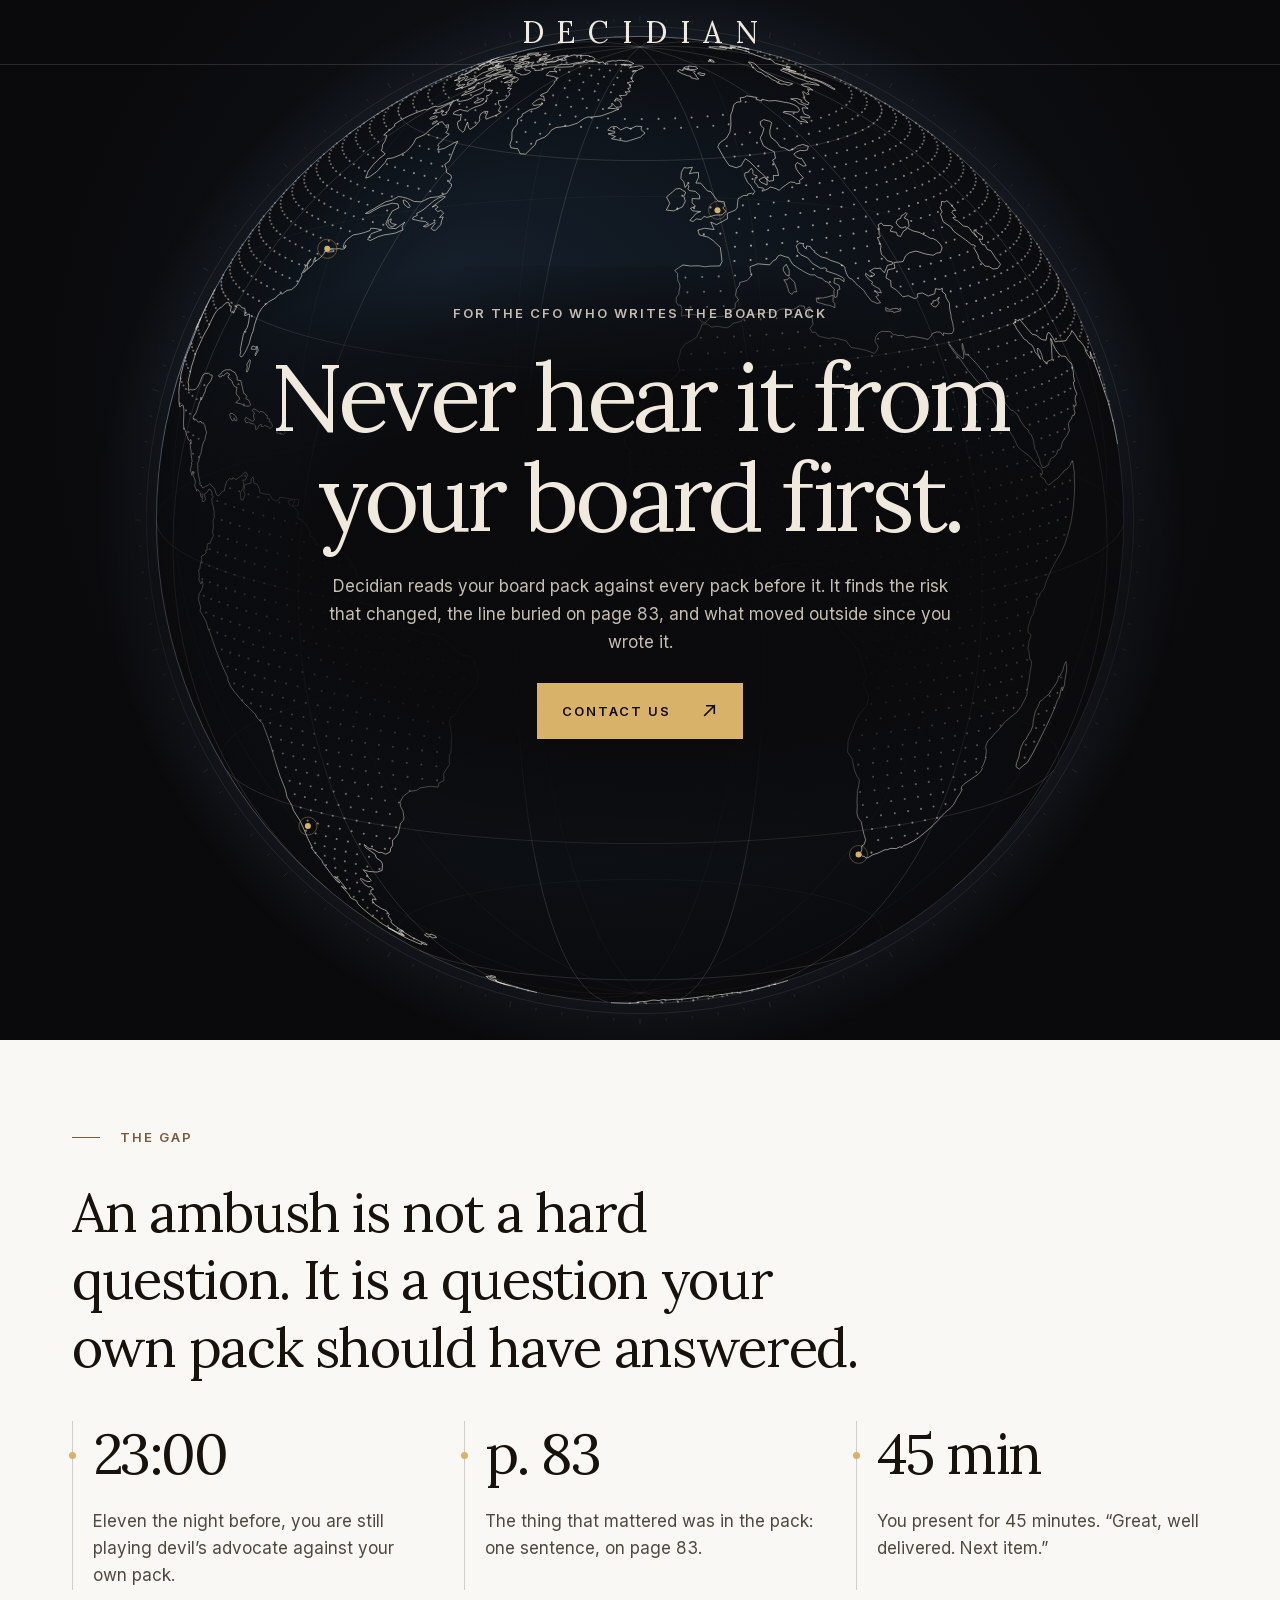
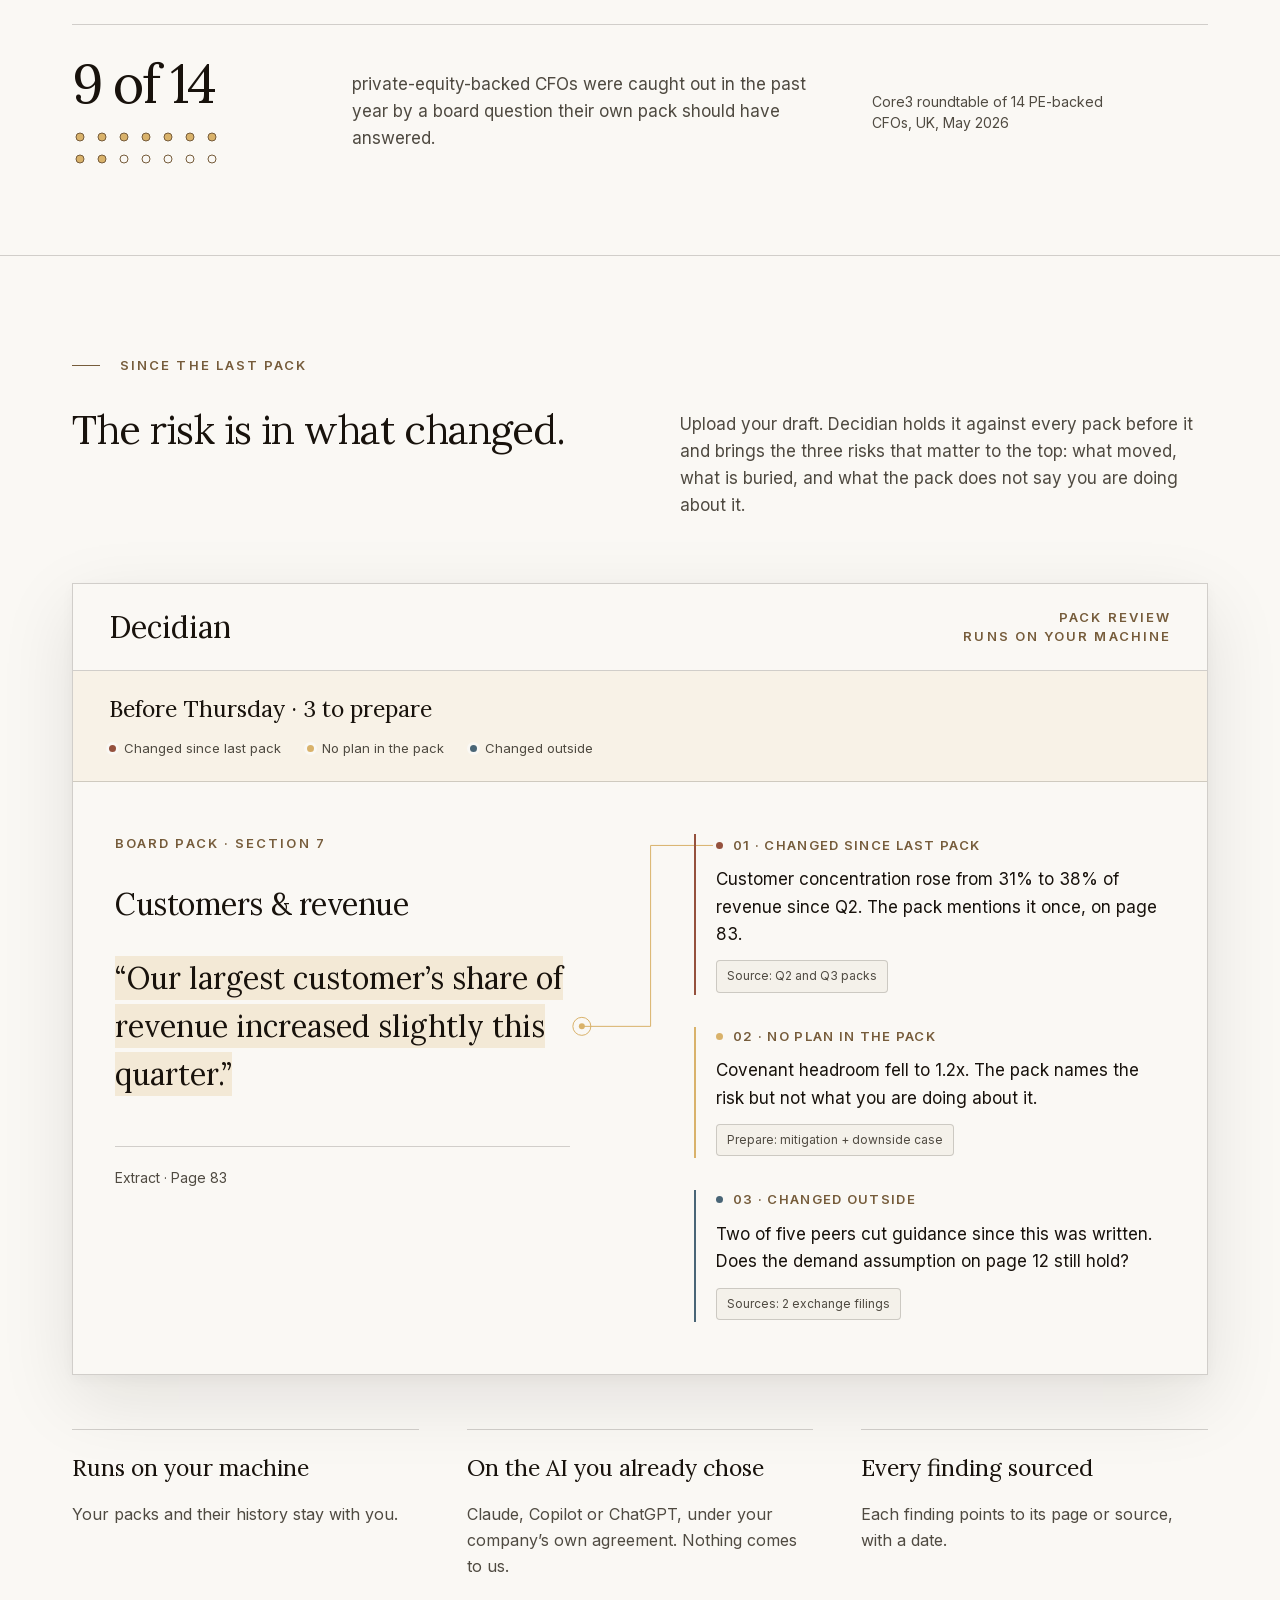
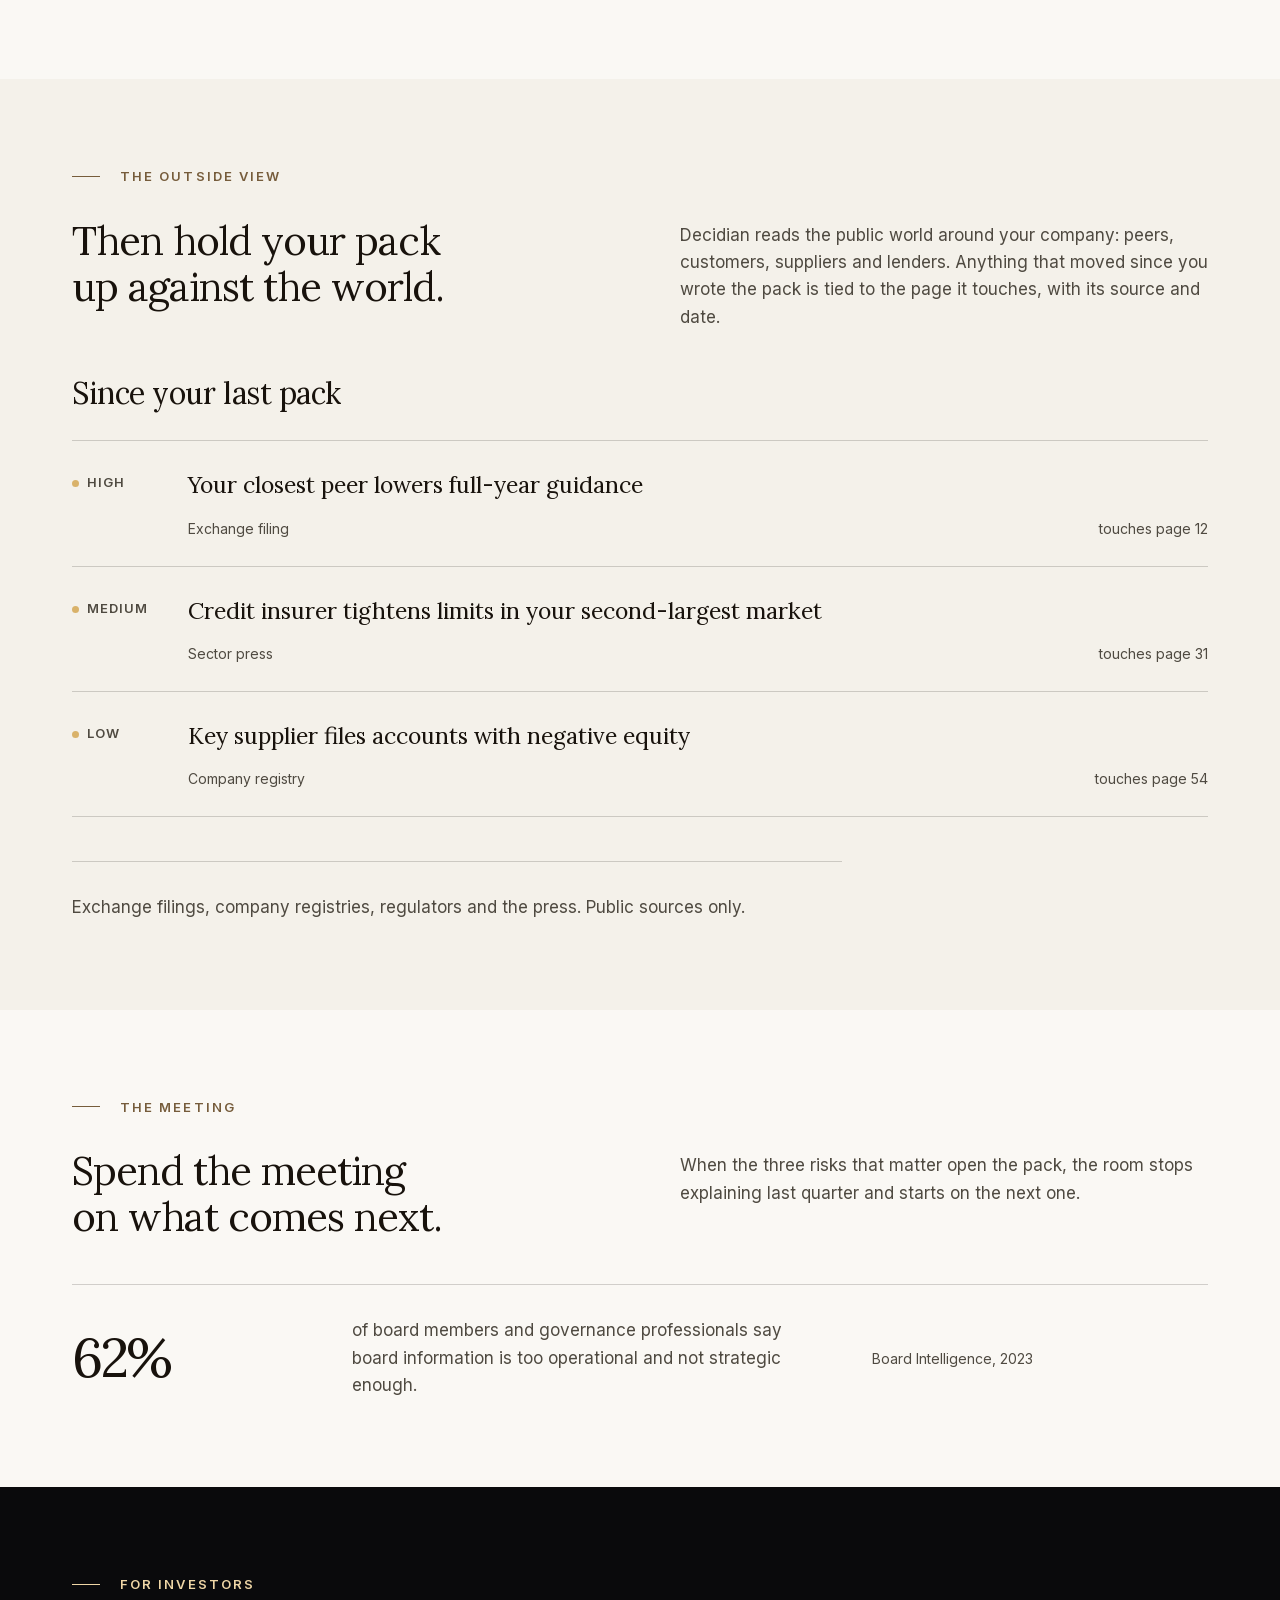
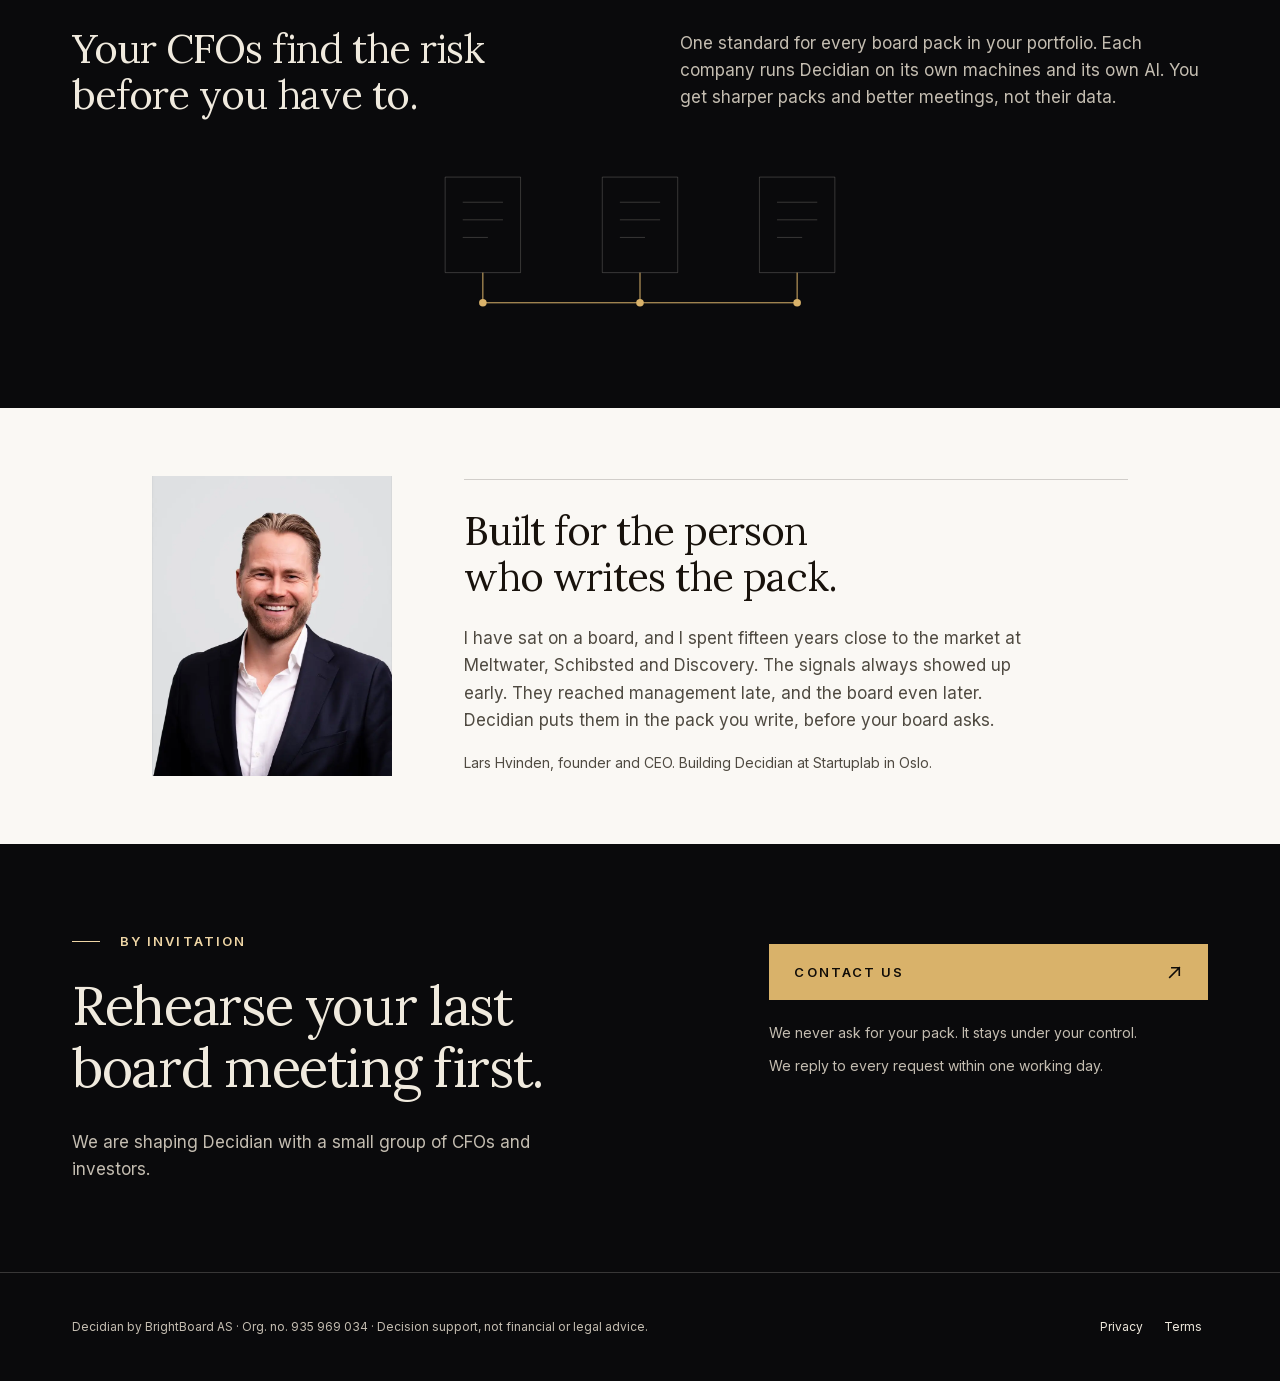
<file: index.html>
<!DOCTYPE html><html lang="en" class="dark"><head><meta charSet="utf-8"/><meta name="viewport" content="width=device-width, initial-scale=1"/><link rel="preload" href="/assets/fonts/0c89a48fa5027cee-s.p.2cyn07wtgehh0.woff2" as="font" crossorigin="" type="font/woff2"/><link rel="preload" href="/assets/fonts/0c8f209abc35ee02-s.p.0c0g8ifvh7k7-.woff2" as="font" crossorigin="" type="font/woff2"/><link rel="preload" href="/assets/fonts/2a65768255d6b625-s.p.3u4lli0-axodc.woff2" as="font" crossorigin="" type="font/woff2"/><link rel="preload" href="/assets/fonts/5e5dfa9e86f764b8-s.p.22x-ws2e_cdqh.woff2" as="font" crossorigin="" type="font/woff2"/><link rel="preload" href="/assets/fonts/70e3db2de7f94926-s.p.39pl-v7c3qrze.woff2" as="font" crossorigin="" type="font/woff2"/><link rel="preload" href="/assets/fonts/797e433ab948586e-s.p.0r6juujl39pe6.woff2" as="font" crossorigin="" type="font/woff2"/><link rel="preload" href="/assets/fonts/83afe278b6a6bb3c-s.p.2bn3s6zvc0dyp.woff2" as="font" crossorigin="" type="font/woff2"/><link rel="preload" href="/assets/fonts/8c2eb9ceedecfc8e-s.p.23aeddxv5enbo.woff2" as="font" crossorigin="" type="font/woff2"/><link rel="preload" href="/assets/fonts/fad69795a077455b-s.p.0t285orp4l5or.woff2" as="font" crossorigin="" type="font/woff2"/><link rel="preload" as="image" href="/globe-earth.svg"/><link rel="stylesheet" href="/assets/site.css"/><title>Decidian · Never hear it from your board first</title><meta name="description" content="The rehearsal before every board meeting. Decidian holds the CFO’s draft pack against every pack before it and shows the risk that changed, the line that is buried and what moved outside. Every finding sourced."/><link rel="canonical" href="https://decidian.io"/><meta property="og:title" content="Never hear it from your board first."/><meta property="og:description" content="The rehearsal before every board meeting. For the CFO who writes the board pack."/><meta property="og:url" content="https://decidian.io"/><meta property="og:site_name" content="Decidian"/><meta property="og:image" content="https://decidian.io/opengraph-image.png"/><meta property="og:image:type" content="image/png"/><meta property="og:image:width" content="1200"/><meta property="og:image:height" content="630"/><meta property="og:image:alt" content="Decidian · Never hear it from your board first."/><meta property="og:type" content="website"/><meta name="twitter:card" content="summary_large_image"/><meta name="twitter:title" content="Never hear it from your board first."/><meta name="twitter:description" content="The rehearsal before every board meeting. For the CFO who writes the board pack."/><meta name="twitter:image" content="https://decidian.io/opengraph-image.png"/><meta name="twitter:image:alt" content="Decidian · Never hear it from your board first."/><meta name="twitter:image:type" content="image/png"/><meta name="twitter:image:width" content="1200"/><meta name="twitter:image:height" content="630"/><link rel="icon" href="/favicon.ico" sizes="256x256" type="image/x-icon"/><script type="module" src="/assets/forside.js"></script></head><body class="space_grotesk_2c742848-module__A4pgAG__variable geist_mono_8d43a2aa-module__8Li5zG__variable playfair_display_66067218-module__QsXOiG__variable dm_serif_display_e19fa6dc-module__d4y3Rq__variable lora_c0d49b2e-module__41o1zG__variable inter_7a7ef1f4-module__jjo8ZG__variable antialiased" style="font-family:var(--font-space-grotesk), sans-serif"><script type="application/ld+json">{"@context":"https://schema.org","@graph":[{"@type":"Organization","name":"Decidian","url":"https://decidian.io","logo":"https://decidian.io/decidian-logo.png","email":"contact@brightboard.io","founder":{"@type":"Person","name":"Lars Hvinden"},"address":{"@type":"PostalAddress","addressLocality":"Oslo","addressCountry":"NO"},"legalName":"BrightBoard AS","identifier":{"@type":"PropertyValue","propertyID":"NO-ORG","value":"935 969 034"},"description":"The rehearsal before every board meeting, for the CFO who writes the board pack. It runs on the company’s own machines and the AI the company already chose."},{"@type":"WebSite","name":"Decidian","url":"https://decidian.io"},{"@type":"SoftwareApplication","name":"Decidian","applicationCategory":"BusinessApplication","operatingSystem":"Web, Windows, macOS","url":"https://decidian.io","description":"Decidian reads your board pack against every pack before it. It finds the risk that changed, the line buried on page 83, and what moved outside since you wrote it."}]}</script><div class="min-h-screen relative flex flex-col" style="background:#f5f4f0"><main class="relative z-10 w-full flex-1 mx-auto px-4 sm:px-8 " style="max-width:900px"><div style="margin-left:calc(-50vw + 50%);margin-right:calc(-50vw + 50%);width:100vw;text-align:left;overflow-x:clip"><style>
.ld-ask:hover { background: #765a37 !important; border-color: #765a37 !important; }

/* ── The board ledger: newspaper rows, gold hairline rules, no boxes ───────── */
.ld-board-row {
  position: relative;
  display: flex;
  align-items: center;
  gap: 28px; /* ≥28px between the stripe (or the line) and the chevron */
  width: 100%;
  background: transparent;
  border: none;
  border-top: 1px solid rgba(184,151,106,0.38);
  border-radius: 0;
  padding: 38px 18px 38px 22px;
  text-align: left;
  cursor: pointer;
  transition: background-color 0.15s ease;
}
.ld-board-row:hover { background: #faf9f6; }
/* The reading column NEVER collapses below ~280px on desktop: two clamped
   lines at 16px ≈ 72 chars, minus the 12-char "Blind spot: " prefix ≈ 60
   chars of the blind spot itself always visible. Below the side-by-side
   breakpoint the stripe drops under the text and the line gets full width. */
.ld-row-main { display: block; min-width: min(280px, 100%); flex: 1; }
/* Movement: a short gold bar in the left margin — accent, never full height. */
.ld-row-marker {
  position: absolute;
  left: 0;
  top: 50%;
  transform: translateY(-50%);
  width: 3px;
  height: 34px;
  background: #b8976a;
}
/* The textual affordance — "ASK YOUR ADVISOR →" in the ledger's small-caps
   language. Plain text + arrow, never a box; secondary ink at rest, gold on
   row hover (with the row's hover tone). The whole row is still the action. */
.ld-chev {
  flex-shrink: 0;
  font-family: var(--font-space-grotesk), system-ui, sans-serif;
  font-size: 10.5px;
  font-weight: 600;
  letter-spacing: 0.18em;
  text-transform: uppercase;
  color: #6f675e;
  white-space: nowrap;
  transition: color 0.15s ease;
}
.ld-board-row:hover .ld-chev { color: #8a6d42; }
/* The data stripe: fixed column slots (MEETING + DOSSIER only — REV and
   WATCHING were cut 2026-06-12), right-aligned tabular figures — the same
   field sits at the same x-position on every row. */
.ld-stripe { display: flex; align-items: center; gap: 18px; flex-shrink: 0; }
.ld-scell { display: flex; flex-direction: column; align-items: flex-end; gap: 3px; }
.ld-s-meeting { width: 72px; }
.ld-s-dossier { width: 68px; }
.ld-slabel {
  font-family: var(--font-space-grotesk), system-ui, sans-serif;
  font-size: 9.5px;
  font-weight: 700;
  letter-spacing: 0.14em;
  text-transform: uppercase;
  color: #8a6d42;
  white-space: nowrap;
}
.ld-svalue {
  font-family: var(--font-space-grotesk), system-ui, sans-serif;
  font-size: 17px;
  font-weight: 500;
  color: #18120c;
  font-variant-numeric: tabular-nums;
  white-space: nowrap;
}
/* "+ Analyze a new company" — a text link, not a box: gold +, small caps
   secondary ink, hover → gold. */
.ld-newco {
  background: none;
  border: none;
  padding: 8px 4px;
  cursor: pointer;
  font-family: var(--font-space-grotesk), system-ui, sans-serif;
  font-size: 11.5px;
  font-weight: 600;
  letter-spacing: 0.18em;
  text-transform: uppercase;
  color: #6f675e;
  transition: color 0.15s ease;
}
.ld-newco:hover { color: #8a6d42; }
@media (max-width: 860px) {
  /* The stripe drops under the text as its own line; empty slots vanish so
     the remaining figures wrap cleanly. Chevron stays visible, top right.
     Breakpoint 860 (down from 1150 when the stripe held four slots):
     side-by-side now needs only ~280px reading column + ~158px MEETING/
     DOSSIER slots + the affordance — below 860 the row stacks so the
     blind-spot line always gets the full width. */
  .ld-board-row { flex-direction: column; align-items: stretch; gap: 14px; padding: 28px 14px 28px 16px; }
  .ld-stripe { justify-content: flex-start; flex-wrap: wrap; gap: 8px 18px; }
  .ld-scell { flex-direction: row; align-items: baseline; gap: 6px; width: auto !important; }
  .ld-scell:empty { display: none; }
  /* Always visible (touch has no hover), same top-right spot as before; the
     title reserves its width so long company names ellipsize, not overlap. */
  .ld-chev { position: absolute; top: 30px; right: 14px; }
  .ld-row-title { padding-right: 148px; }
}
@media (max-width: 860px) {
  .ld-cards { grid-template-columns: 1fr !important; }
  .ld-cards .ld-cell { border-right: none !important; border-bottom: 1px solid rgba(24,18,12,0.1) !important; }
  .ld-cards .ld-cell:last-child { border-bottom: none !important; }
  .ld-spec { grid-template-columns: 1fr !important; }
  .ld-price { grid-template-columns: 1fr !important; }
  .ld-price .ld-pcell { border-right: none !important; border-bottom: 1px solid rgba(24,18,12,0.1) !important; }
  .ld-price .ld-pcell:last-child { border-bottom: none !important; }
}
@media (max-width: 560px) {
  .ld-wlrow { flex-direction: column !important; }
  /* The hero's consequence clause steps aside on phones — the lead sentence
     stands alone rather than the two-line clamp cutting the italic mid-
     thought. The full line still lives on the board row. */
  .ld-hero-em { display: none; }
}

/* ═══════════════════════════════════════════════════════════════════════
   Public front page (logged-out) — ported verbatim from the approved
   draft (forside-draft-system.html, v8, 2026-08-18). fp- prefix throughout
   so nothing here can collide with the signed-in ledger's own ld- rules
   above, or with any other class in the app.
   ═══════════════════════════════════════════════════════════════════════ */

/* ── Hero text column: 640px base, widens to 760px at 900px, 1120px at
   1200px (see the media blocks below) — matches the draft's .hero-inner. ── */
.fp-hero-text { max-width: 640px; margin: 0 auto; }
.fp-hero-lead { max-width: 560px; }

/* ── Hero globe: hairline outline/meridians/one moving orbit arc, centered
   behind the hero text. Base structure is ink at low opacity (0.14-0.2);
   the detection-cycle system below is the only bronze accent. ── */
.fp-globe-wrap { position: absolute; top: 50%; left: 50%; transform: translate(-50%,-50%); width: 320px; height: 320px; z-index: 0; pointer-events: none; }
.fp-globe-wrap svg { width: 100%; height: 100%; display: block; overflow: visible; }
.fp-globe-wrap .fp-hairline { fill: none; stroke: #18120c; stroke-width: 1; }
.fp-globe-wrap .fp-outline { stroke-opacity: 0.2; }
.fp-globe-wrap .fp-meridian { stroke-opacity: 0.16; }
.fp-globe-wrap .fp-orbit { stroke-opacity: 0.18; }
.fp-globe-wrap .fp-orbit-dot { fill: #18120c; fill-opacity: 0.35; stroke: none; }
@media (prefers-reduced-motion: no-preference) {
  .fp-globe-wrap .fp-orbit-dash { stroke-dasharray: 5 9; animation: fp-orbit-move 10s linear infinite; }
  .fp-globe-wrap .fp-rotator { animation: fp-graticule-spin 60s linear infinite; transform-origin: 350px 350px; }
}
@keyframes fp-orbit-move { to { stroke-dashoffset: -140; } }
@keyframes fp-graticule-spin { to { transform: rotate(360deg); } }

/* ── Detection cycle: top-5 critical events take turns "detecting" near the
   globe's flanks — dim node brightens, a ring expands/fades, a hairline
   leader grows, a tracked-caps label fades in, then fades back to fully
   idle (opacity 0, no permanent speck) before the next point's turn. Two
   independent breakpoints, two independent point sets: detect-set-a
   (fpDa1-fpDa4, 900-1199px) and detect-set-b (fpDb1-fpDb5, >=1200px). Every
   delay is positive (nothing fires before its delay elapses at page load);
   the right flank fires first in both sets (fpDa3 at 2.5s, fpDb1 at 2.5s),
   matching the reduced-motion static default. ── */
.fp-detect .fp-detect-node { fill: #765c3b; opacity: 0; }
.fp-detect .fp-detect-ring { fill: none; stroke: #765c3b; stroke-width: 1; r: 0; opacity: 0; }
.fp-detect .fp-detect-leader { stroke: #765c3b; stroke-width: 0.75; opacity: 0; }
.fp-detect .fp-detect-label { font-family: var(--font-space-grotesk), system-ui, sans-serif; font-size: 12px; font-weight: 700; letter-spacing: 0.08em; fill: #765c3b; opacity: 0; }
.fp-detect.fp-detect-active .fp-detect-node { opacity: 1; }
.fp-detect.fp-detect-active .fp-detect-ring { r: 9; opacity: 0.45; }
.fp-detect.fp-detect-active .fp-detect-leader { opacity: 0.55; }
.fp-detect.fp-detect-active .fp-detect-label { opacity: 1; }
.fp-globe-wrap .fp-detect-set-a, .fp-globe-wrap .fp-detect-set-b { display: none; }
@media (min-width: 900px) and (max-width: 1199px) {
  .fp-globe-wrap .fp-detect-set-a { display: block; }
}
@media (min-width: 1200px) {
  .fp-globe-wrap .fp-detect-set-b { display: block; }
  .fp-detect-set-b .fp-detect-label { font-size: 6.5px; }
}
@media (min-width: 900px) and (max-width: 1199px) and (prefers-reduced-motion: no-preference) {
  #fpDa1 .fp-detect-node, #fpDa2 .fp-detect-node, #fpDa3 .fp-detect-node, #fpDa4 .fp-detect-node { animation: fp-d-node-op 18s ease-in-out infinite; }
  #fpDa1 .fp-detect-ring, #fpDa2 .fp-detect-ring, #fpDa3 .fp-detect-ring, #fpDa4 .fp-detect-ring { animation: fp-d-ring 18s ease-out infinite; }
  #fpDa1 .fp-detect-leader, #fpDa2 .fp-detect-leader, #fpDa3 .fp-detect-leader, #fpDa4 .fp-detect-leader { animation: fp-d-leader-op 18s ease-in-out infinite; }
  #fpDa1 .fp-detect-label, #fpDa2 .fp-detect-label, #fpDa3 .fp-detect-label, #fpDa4 .fp-detect-label { animation: fp-d-label-op 18s ease-in-out infinite; }
  #fpDa3 .fp-detect-node, #fpDa3 .fp-detect-ring, #fpDa3 .fp-detect-leader, #fpDa3 .fp-detect-label { animation-delay: 2.5s; }
  #fpDa1 .fp-detect-node, #fpDa1 .fp-detect-ring, #fpDa1 .fp-detect-leader, #fpDa1 .fp-detect-label { animation-delay: 7s; }
  #fpDa4 .fp-detect-node, #fpDa4 .fp-detect-ring, #fpDa4 .fp-detect-leader, #fpDa4 .fp-detect-label { animation-delay: 11.5s; }
  #fpDa2 .fp-detect-node, #fpDa2 .fp-detect-ring, #fpDa2 .fp-detect-leader, #fpDa2 .fp-detect-label { animation-delay: 16s; }
}
@media (min-width: 1200px) and (prefers-reduced-motion: no-preference) {
  #fpDb1 .fp-detect-node, #fpDb2 .fp-detect-node, #fpDb3 .fp-detect-node, #fpDb4 .fp-detect-node, #fpDb5 .fp-detect-node { animation: fp-d-node-op 18s ease-in-out infinite; }
  #fpDb1 .fp-detect-ring, #fpDb2 .fp-detect-ring, #fpDb3 .fp-detect-ring, #fpDb4 .fp-detect-ring, #fpDb5 .fp-detect-ring { animation: fp-d-ring 18s ease-out infinite; }
  #fpDb1 .fp-detect-leader, #fpDb2 .fp-detect-leader, #fpDb3 .fp-detect-leader, #fpDb4 .fp-detect-leader, #fpDb5 .fp-detect-leader { animation: fp-d-leader-op 18s ease-in-out infinite; }
  #fpDb1 .fp-detect-label, #fpDb2 .fp-detect-label, #fpDb3 .fp-detect-label, #fpDb4 .fp-detect-label, #fpDb5 .fp-detect-label { animation: fp-d-label-op 18s ease-in-out infinite; }
  #fpDb1 .fp-detect-node, #fpDb1 .fp-detect-ring, #fpDb1 .fp-detect-leader, #fpDb1 .fp-detect-label { animation-delay: 2.5s; }
  #fpDb4 .fp-detect-node, #fpDb4 .fp-detect-ring, #fpDb4 .fp-detect-leader, #fpDb4 .fp-detect-label { animation-delay: 6.1s; }
  #fpDb2 .fp-detect-node, #fpDb2 .fp-detect-ring, #fpDb2 .fp-detect-leader, #fpDb2 .fp-detect-label { animation-delay: 9.7s; }
  #fpDb5 .fp-detect-node, #fpDb5 .fp-detect-ring, #fpDb5 .fp-detect-leader, #fpDb5 .fp-detect-label { animation-delay: 13.3s; }
  #fpDb3 .fp-detect-node, #fpDb3 .fp-detect-ring, #fpDb3 .fp-detect-leader, #fpDb3 .fp-detect-label { animation-delay: 16.9s; }
}
@keyframes fp-d-node-op { 0%,100% { opacity: 0; } 2% { opacity: 1; } 22% { opacity: 1; } 28% { opacity: 0; } }
@keyframes fp-d-ring { 0%,100% { r: 0; opacity: 0; } 2% { r: 3; opacity: 0.6; } 8% { r: 12; opacity: 0; } 100% { r: 0; opacity: 0; } }
@keyframes fp-d-leader-op { 0%,4%,100% { opacity: 0; } 6% { opacity: 0.55; } 24% { opacity: 0.55; } 28% { opacity: 0; } }
@keyframes fp-d-label-op { 0%,5%,100% { opacity: 0; } 8% { opacity: 1; } 22% { opacity: 1; } 27% { opacity: 0; } }

/* ── bronze stat accents + section 02 gut-punch pull-quote ── */
.fp-stat { font-family: var(--font-playfair), Georgia, serif; font-style: normal; font-weight: 600; color: #765c3b; font-size: 1.12em; }
.fp-punch { font-family: var(--font-playfair), Georgia, serif; font-size: clamp(24px,2.6vw,34px); line-height: 1.25; color: #18120c; text-align: center; margin: 18px auto 10px; max-width: 700px; }
.fp-punch em { color: #765c3b; }
.fp-stat-line { text-align: center; font-size: 16px; color: #514a40; margin: 14px 0 6px; }

/* ── sources band: bronze label + a duplicated marquee tape of source
   types, translateX(-50%) 55s linear infinite; reduced motion falls back
   to static wrapped text with the duplicate hidden. ── */
.fp-src-band { padding: 34px clamp(24px,6vw,60px); background: #fbfaf7; border-top: 1px solid rgba(24,18,12,0.10); border-bottom: 1px solid rgba(24,18,12,0.10); text-align: center; }
.fp-src-band-label { font-size: 11px; font-weight: 700; letter-spacing: 0.2em; text-transform: uppercase; color: #765c3b; margin: 0 0 10px; }
.fp-src-marquee { overflow: hidden; white-space: nowrap; }
.fp-src-track { display: inline-flex; animation: fp-srcroll 55s linear infinite; }
.fp-src-track span { font-size: 12.5px; letter-spacing: 0.04em; color: #6f675e; line-height: 1.8; flex-shrink: 0; }
@keyframes fp-srcroll { from { transform: translateX(0); } to { transform: translateX(-50%); } }
@media (prefers-reduced-motion: reduce) {
  .fp-src-track { animation: none; white-space: normal; }
  .fp-src-track span:last-child { display: none; }
  .fp-src-marquee { white-space: normal; }
}

/* ── phone mock (section 03, "what lands in your pocket"): the page's one
   lifted object. Titanium band = multi-stop gradient padding ring, separate
   black bezel, iOS lock screen (date + big clock) + a real push-notification
   card with app icon. No chat header, no logo, no brand marks. ── */
.fp-pocket-layout { margin-top: 36px; }
.fp-phone-mock { width: 300px; margin: 0 auto; }
.fp-phone-frame { position: relative; aspect-ratio: 9/19.5; border-radius: 54px; padding: 3px; background: linear-gradient(155deg,#8f8a83 0%,#3c3833 16%,#6e6962 38%,#26221e 62%,#847e76 84%,#4a4540 100%); box-shadow: 0 34px 80px rgba(24,18,12,0.32), 0 10px 24px rgba(24,18,12,0.18); }
.fp-phone-btn { position: absolute; width: 3px; border-radius: 2px; background: linear-gradient(90deg,#57524c,#8f8a83); }
.fp-phone-btn.fp-action { left: -3px; top: 17%; height: 22px; }
.fp-phone-btn.fp-vol-up { left: -3px; top: 24%; height: 42px; }
.fp-phone-btn.fp-vol-dn { left: -3px; top: 31.5%; height: 42px; }
.fp-phone-btn.fp-power { right: -3px; top: 27%; height: 62px; background: linear-gradient(270deg,#57524c,#8f8a83); }
.fp-phone-bezel { background: #000; border-radius: 51px; padding: 8px; height: 100%; }
.fp-phone-screen { position: relative; background: radial-gradient(140% 90% at 50% -10%,#3d3327 0%,#241d15 48%,#16110c 100%); border-radius: 43px; overflow: hidden; height: 100%; display: flex; flex-direction: column; padding: 0 10px; }
.fp-phone-island { position: absolute; top: 11px; left: 50%; transform: translateX(-50%); width: 92px; height: 27px; background: #000; border-radius: 15px; z-index: 3; display: flex; align-items: center; justify-content: flex-end; padding-right: 8px; }
.fp-phone-island::after { content: ""; width: 9px; height: 9px; border-radius: 50%; background: radial-gradient(circle at 35% 35%,#2c333b 0%,#0c0e11 55%,#000 100%); }
.fp-phone-status { display: flex; justify-content: flex-end; align-items: center; padding: 17px 8px 0; flex-shrink: 0; }
.fp-phone-sig { display: flex; align-items: flex-end; gap: 2px; height: 10px; }
.fp-phone-sig i { width: 3px; background: #ede7da; border-radius: 1px; display: block; }
.fp-phone-batt { width: 22px; height: 11px; border: 1px solid rgba(237,231,218,0.5); border-radius: 3.5px; margin-left: 7px; position: relative; padding: 1.5px; }
.fp-phone-batt::before { content: ""; display: block; height: 100%; width: 72%; background: #ede7da; border-radius: 1.5px; }
.fp-phone-batt::after { content: ""; position: absolute; right: -3.5px; top: 2.5px; width: 2px; height: 4px; background: rgba(237,231,218,0.5); border-radius: 0 1px 1px 0; }
.fp-phone-date { text-align: center; font-size: 12.5px; font-weight: 500; color: #cfc6b6; margin-top: 24px; }
.fp-phone-clock { text-align: center; font-size: 54px; font-weight: 600; letter-spacing: 0.01em; line-height: 1.05; color: #ede7da; }
.fp-phone-notif { margin: 26px 4px 0; background: rgba(59,50,40,0.92); border-radius: 20px; padding: 13px 15px; box-shadow: 0 10px 26px rgba(0,0,0,0.35); }
.fp-notif-top { display: flex; align-items: center; gap: 8px; margin-bottom: 9px; }
.fp-notif-icon { width: 20px; height: 20px; border-radius: 5px; background: #f5f4f0; display: flex; align-items: center; justify-content: center; font-family: var(--font-playfair), Georgia, serif; font-size: 13.5px; line-height: 1; color: #18120c; letter-spacing: 0.02em; box-shadow: inset 0 0 0 1px rgba(24,18,12,0.12); }
.fp-notif-app { font-size: 10.5px; font-weight: 600; letter-spacing: 0.09em; text-transform: uppercase; color: #b8ad9c; flex: 1; }
.fp-notif-time { font-size: 11px; color: #a89d8c; }
.fp-phone-notif .fp-alert-head { display: flex; align-items: center; gap: 8px; margin-bottom: 10px; flex-wrap: wrap; }
.fp-phone-notif .fp-alert-dot { width: 7px; height: 7px; border-radius: 50%; background: #d98878; flex-shrink: 0; }
.fp-phone-notif .fp-alert-label { font-size: 10px; font-weight: 700; letter-spacing: 0.18em; text-transform: uppercase; color: #d98878; }
.fp-phone-notif p.fp-body { font-family: var(--font-playfair), Georgia, serif; font-size: 16px; line-height: 1.45; color: #ede7da; margin: 0 0 11px; }
.fp-phone-notif .fp-alert-tags { display: flex; gap: 7px; flex-wrap: wrap; }
.fp-phone-notif .fp-alert-tags span { font-size: 10.5px; color: #a89d8c; border: 1px solid rgba(237,231,218,0.16); padding: 4px 9px; }
/* 3-up cards (base: the layout below 1000px, before the phone sits beside
   them). Kept as real CSS rules, not inline styles, so the >=1000px and
   <=640px overrides below can actually take effect — an inline style on the
   same element always wins over a class rule regardless of media query. */
.fp-card-row { display: grid; grid-template-columns: 1fr 1fr 1fr; border: 1px solid rgba(24,18,12,0.12); background: #fbfaf7; margin-top: 32px; }
.fp-card-cell { padding: 24px 16px; border-right: 1px solid rgba(24,18,12,0.10); text-align: center; }
.fp-card-cell:last-child { border-right: none; }
/* wide: cards beside the phone, single-column stack, left-aligned, dividers instead of columns */
@media (min-width: 1000px) {
  .fp-pocket-layout { display: grid; grid-template-columns: 340px minmax(0,1fr); gap: 56px; align-items: center; margin-top: 44px; }
  .fp-pocket-layout .fp-phone-mock { margin: 0; }
  .fp-pocket-layout .fp-card-row { margin-top: 0; grid-template-columns: 1fr; }
  .fp-pocket-layout .fp-card-cell { text-align: left; border-right: none; border-bottom: 1px solid rgba(24,18,12,0.10); padding: 24px 30px; }
  .fp-pocket-layout .fp-card-cell:last-child { border-bottom: none; }
}
.fp-card-index { display: block; font-size: 11px; font-weight: 600; letter-spacing: 0.26em; text-transform: uppercase; color: #765c3b; margin-bottom: 12px; }
.fp-card-quote { font-family: var(--font-playfair), Georgia, serif; font-style: italic; }

/* ── pricing feature lists ── */
.fp-price-list { list-style: none; margin: 0 0 20px; padding: 0; }
.fp-price-list li { display: flex; gap: 9px; align-items: flex-start; font-size: 14.5px; color: #514a40; line-height: 1.55; margin-bottom: 9px; }
.fp-price-list li::before { content: ""; width: 4px; height: 4px; border-radius: 50%; background: #765c3b; flex-shrink: 0; margin-top: 8px; }

/* ── Grids that stack on mobile (draft breakpoint: 640px, distinct from
   the signed-in ledger's own 860px breakpoint above) ── */
@media (max-width: 640px) {
  .fp-fact-row { grid-template-columns: 1fr !important; }
  .fp-card-row { grid-template-columns: 1fr !important; margin-top: 24px !important; }
  .fp-card-cell { border-right: none !important; border-bottom: 1px solid rgba(24,18,12,0.10) !important; }
  .fp-card-cell:last-child { border-bottom: none !important; }
  .fp-price-row { grid-template-columns: 1fr !important; }
  .fp-price-row .fp-price-cell { border-right: none !important; border-bottom: 1px solid rgba(24,18,12,0.10) !important; }
  .fp-price-row .fp-price-cell:last-child { border-bottom: none !important; }
  .fp-invite-row { flex-direction: column !important; }
  /* Globe: same ring-effect as desktop, wider than the viewport so its side
     arcs frame the stacked headline; events hidden below the 900px floor. */
  .fp-globe-wrap { width: 440px; height: 440px; top: 50%; bottom: auto; left: 50%; transform: translate(-50%,-50%); opacity: 0.8; }
  /* Phone stays a phone on mobile, just scaled down to fit the column. */
  .fp-phone-mock { width: 260px; }
  .fp-phone-island { width: 80px; height: 24px; top: 10px; border-radius: 13px; }
  .fp-phone-clock { font-size: 46px; }
  .fp-phone-date { margin-top: 20px; }
  .fp-phone-notif { margin-top: 22px; }
}

/* ── Desktop: hero column widens, globe scales up, still centered ── */
@media (min-width: 900px) {
  .fp-hero-text { max-width: 760px; }
  .fp-hero-lead { max-width: 600px; }
  .fp-globe-wrap { width: 700px; height: 700px; }
}
/* ── Wide desktop: hero fills more of the viewport, headline scales up,
   sphere shifted up relative to the text stack so it does not hang low
   under the CTA (v40 dead-space fix). ── */
@media (min-width: 1200px) {
  .fp-hero { min-height: 92vh; display: flex; align-items: center; justify-content: center; }
  .fp-hero-text { max-width: 1120px; width: 100%; }
  .fp-hero-h1 { font-size: clamp(52px,5vw,92px); white-space: nowrap; }
  .fp-hero-lead { max-width: 820px; font-size: 20px; }
  .fp-globe-wrap { width: 122vh; height: 122vh; top: 50%; }
}
</style><div class="v45"><style>
.v45{color-scheme:light;--ink:#18120C;--muted:#4F4A41;--paper:#F4F1EA;--paper-2:#FAF8F4;--dark:#100C08;--bronze:#765C3B;--bronze-deep:#5E4629;--gold:#D9B26A;--gold-text:#EFD6A6;--dark-text:#F0EADE;--dark-muted:#C4BDB1;--finding-challenged:#95513D;--finding-audit:var(--gold);--finding-silent:#496576;--hair:rgba(24,18,12,.18);--hair-dark:rgba(240,234,222,.2);--serif:var(--font-lora),Georgia,serif;--sans:var(--font-inter),Arial,sans-serif;--t-xl:95px;--t-display:40px;--t-small:30px;--t-stat:54px;--t-lead:23px;--t-body:17px;--t-label:13px;--t-caption:14px;--section:112px;--gutter:72px}
.v45 *{box-sizing:border-box}
.v45{scroll-behavior:smooth;scroll-padding-top:24px}
.v45{margin:0;background:var(--paper);color:var(--ink);font:400 var(--t-body)/1.6 var(--sans);-webkit-font-smoothing:antialiased}
.v45 h1,.v45 h2,.v45 h3,.v45 p,.v45 figure{margin:0}
.v45 h1,.v45 h2,.v45 h3{font-weight:400}
.v45 a{color:inherit}
.v45 button,.v45 input,.v45 select{font:inherit}
.v45 button,.v45 a,.v45 input,.v45 select{-webkit-tap-highlight-color:transparent}
.v45 a:focus-visible,.v45 button:focus-visible,.v45 input:focus-visible,.v45 select:focus-visible{outline:2px solid var(--bronze-deep);outline-offset:5px}
.v45 .dark :focus-visible{outline-color:var(--gold-text)}
.v45 ::selection{background:var(--gold);color:var(--dark)}
.v45 .wrap{max-width:1440px;padding-inline:var(--gutter);margin-inline:auto}
.v45 .label{font-size:var(--t-label);font-weight:600;letter-spacing:.16em;line-height:1.45;text-transform:uppercase;color:var(--muted)}
.v45 .display{font:400 var(--t-display)/1.15 var(--serif);letter-spacing:-.025em;text-wrap:balance}
.v45 .display-s{font:400 var(--t-small)/1.25 var(--serif);letter-spacing:-.015em}
.v45 .lead{font-size:var(--t-lead);line-height:1.5}
.v45 .caption{font-size:var(--t-caption);line-height:1.5;color:var(--muted)}
.v45 .body{color:var(--muted)}
.v45 .dark{color:var(--dark-text);background:var(--dark)}
.v45 .dark .label,.v45 .dark .body,.v45 .dark .caption{color:var(--dark-muted)}
.v45 .section{padding-block:var(--section)}
.v45 .section-tag{display:flex;gap:20px;align-items:center;margin-bottom:40px}
.v45 .section-tag:before{content:'';width:28px;height:1px;background:currentColor}
.v45 .cta{display:inline-flex;align-items:center;justify-content:center;gap:30px;min-height:56px;padding:15px 25px;background:var(--bronze-deep);color:var(--paper-2);border:0;text-decoration:none;font:600 var(--t-label)/1.4 var(--sans);letter-spacing:.16em;text-transform:uppercase;cursor:pointer;transition:background .2s}
.v45 .cta:hover{background:var(--bronze)}
.v45 .dark .cta{background:var(--gold);color:var(--dark)}
.v45 .dark .cta:hover{background:var(--gold-text)}
.v45 .arrow{display:inline-flex;align-items:center;font:400 23px/1 var(--sans);letter-spacing:0}
.v45 .arrow svg{display:block;width:17px;height:17px;fill:none;stroke:currentColor;stroke-width:1.5;stroke-linecap:square}
.v45 .skip{position:absolute;top:8px;left:20px;transform:translateY(-150%);z-index:20;padding:10px 20px;background:var(--paper);color:var(--ink)}
.v45 .skip:focus{transform:none}
.v45 .text-link{display:inline-flex;align-items:center;min-height:44px;text-decoration:none}
.v45 .text-link:hover{text-decoration:underline;text-underline-offset:6px}
.v45{--night:#0A0A0C;--sky:#7FA7D9}
.v45 .hero{position:relative;overflow:hidden;background:radial-gradient(ellipse at 50% 40%,#111820 0,var(--night) 65%)}
.v45 .nav{position:absolute;inset:0 0 auto;z-index:8;background:transparent;border-bottom:1px solid rgba(240,234,222,.14)}
.v45 .nav-in{max-width:1200px;height:64px;margin:auto;padding-inline:var(--gutter);display:flex;align-items:center;justify-content:center}
.v45 .wordmark{display:inline-flex;align-items:center;min-height:44px;font:400 var(--t-small)/1 var(--serif);letter-spacing:.42em;padding-left:.42em;text-transform:uppercase;text-decoration:none}
.v45 .hero-panel{position:relative;min-height:900px;height:100svh;max-height:1100px;display:flex;align-items:center;justify-content:center;padding:190px 30px 160px;isolation:isolate}
.v45 .globe-stage{position:absolute;inset:0;z-index:0;pointer-events:none}
.v45 .globe-canvas,.v45 .globe-signals{position:absolute;inset:0;width:100%;height:100%}
.v45 .globe-static{position:absolute;left:50%;top:50%;width:min(88vh,940px,96vw);aspect-ratio:1;transform:translate(-50%,-50%)}
.v45 .globe-fallback{display:block;width:100%;height:100%;filter:drop-shadow(0 0 20px #7fa7d915)}
.v45 .canvas-ready .globe-static{visibility:hidden}
.v45 .hero-clearing{position:absolute;z-index:1;left:50%;top:50%;width:min(1060px,97%);height:520px;transform:translate(-50%,-46%);background:radial-gradient(ellipse,rgba(10,10,12,.99) 0%,rgba(10,10,12,.96) 48%,rgba(10,10,12,.70) 62%,transparent 76%);pointer-events:none}
.v45 .hero-copy{position:relative;z-index:3;max-width:940px;text-align:center}
.v45 .hero-copy>.label{color:var(--dark-muted)}
.v45 .hero h1{font:400 var(--t-xl)/1.05 var(--serif);letter-spacing:-.045em;margin-top:24px;text-wrap:balance}
.v45 .hero-lead{max-width:610px;margin:25px auto 0;color:var(--dark-muted);font-size:var(--t-body);line-height:1.65}
.v45 .hero-actions{display:flex;flex-direction:column;align-items:center;gap:5px;margin-top:27px}
.v45 .hero-signin{font-size:var(--t-body);padding:0 15px;color:var(--dark-text)}
.v45 .globe-meta{position:absolute;z-index:4;left:var(--gutter);right:var(--gutter);bottom:24px;display:flex;justify-content:space-between;align-items:center}
.v45 .motion-toggle{background:transparent;color:var(--dark-muted);border:0;min-height:44px;cursor:pointer;font-size:var(--t-caption);padding:0 6px;text-underline-offset:5px}
.v45 .motion-toggle:hover{text-decoration:underline}
.v45 .motion-toggle[hidden]{display:none}
@media(min-width:1100px){
.v45 .hero{--t-xl:95px}}
@media(max-width:1099px){
.v45 .hero-panel{min-height:900px}
}
@media(max-width:767px){
.v45 .hero{--t-xl:49px;--t-stat:39px;--t-small:25px;--t-label:12px;--t-body:16px}
.v45 .hero-panel{height:auto;min-height:720px;max-height:none;align-items:center;padding:144px 20px 100px}
.v45 .hero-copy{max-width:520px}
.v45 .hero h1{margin-top:19px;line-height:1.08;letter-spacing:-.035em}
.v45 .hero-lead{max-width:440px;margin-top:23px}
.v45 .hero-actions{margin-top:25px;gap:6px}
.v45 .hero-actions .cta{width:auto;min-height:44px;justify-content:center}
.v45 .globe-static{height:min(calc(150vw * 900 / 784),calc(78% * 900 / 784));width:auto;top:50%;aspect-ratio:1}
.v45 .hero-clearing{top:calc(50% - 40px);width:300%;height:500px;transform:translate(-50%,-50%)}
.v45 .globe-meta{bottom:22px}
}
@media(max-height:520px) and (min-width:768px){
.v45 .hero-panel{height:900px}}
.v45{--section:104px;--night:#0A0A0C;--sky:#7FA7D9}
.v45 .dark{background:var(--night)}
.v45 .tonal{background:var(--paper-2)}
.v45 .section-intro{display:grid;grid-template-columns:1fr 1fr;gap:80px;align-items:start;margin-bottom:56px}
.v45 .section-intro h2{max-width:620px}
.v45 .section-intro>.body{max-width:560px;padding-top:4px}
.v45 .section-tag{margin-bottom:32px}
.v45 .section-line{max-width:770px;padding-top:32px;margin-top:44px;border-top:1px solid var(--hair)}
.v45 .hero{background:radial-gradient(ellipse at 50% 38%,#111820 0,var(--night) 66%)}
.v45 .hero-panel{min-height:1040px;max-height:1200px;padding:240px 30px 180px}
.v45 .hero-copy{max-width:840px}
.v45 .hero h1{max-width:840px;margin-inline:auto}
.v45 .hero-lead{max-width:630px}
.v45 .hero-clearing{width:min(1060px,98%);height:590px;transform:translate(-50%,-43%);background:radial-gradient(ellipse,rgba(10,10,12,.99) 0%,rgba(10,10,12,.96) 43%,rgba(10,10,12,.6) 60%,transparent 76%)}
.v45 .globe-static{width:min(93vh,980px,92vw)}
.v45 .fact{padding-top:28px;border-top:1px solid var(--hair)}
.v45 .stat{font:400 var(--t-xl)/1 var(--serif);letter-spacing:-.045em;color:var(--ink);margin-bottom:24px}
.v45 .fact .caption{margin-top:22px;max-width:31ch}
.v45 .fact .body{max-width:34ch}
.v45 .brief-items{list-style:none;margin:0;padding:0;border-bottom:1px solid var(--hair)}
.v45 .brief-items li{display:grid;grid-template-columns:96px minmax(0,1fr);gap:20px;border-top:1px solid var(--hair);padding-block:27px}
.v45 .severity{padding-top:5px;letter-spacing:.08em}
.v45 .brief-items h3{font:400 var(--t-lead)/1.45 var(--serif)}
.v45 .brief-source{display:flex;justify-content:space-between;gap:12px;margin-top:16px}
.v45 .rehearsal{border-top:1px solid var(--hair)}
.v45 .rehearsal .section-intro{margin-bottom:64px}
.v45 .preview{background:var(--paper-2);border:1px solid var(--hair);box-shadow:0 24px 70px rgba(24,18,12,.10),0 4px 12px rgba(24,18,12,.035)}
.v45 .preview-bar{display:flex;justify-content:space-between;align-items:center;gap:30px;padding:24px 36px;border-bottom:1px solid var(--hair)}
.v45 .preview-brand{font:400 var(--t-small)/1.2 var(--serif)}
.v45 .preview-bar .label{text-align:right}
.v45 .preview-content{display:grid;grid-template-columns:1.08fr 1fr;gap:70px;padding:52px 42px;position:relative;isolation:isolate}
.v45 .pack{border-right:0;padding-right:54px;position:relative;z-index:1}
.v45 .pack h3{margin:34px 0 20px}
.v45 .pack-line{font:400 var(--t-small)/1.6 var(--serif);margin-top:30px}
.v45 .pack mark{background:#E4E7E8;color:var(--ink);box-decoration-break:clone;-webkit-box-decoration-break:clone;padding:3px 0}
.v45 .pack-footer{display:flex;justify-content:space-between;gap:14px;margin-top:48px;padding-top:20px;border-top:1px solid var(--hair)}
.v45 .margin-notes{position:relative;z-index:1}
.v45 .margin-note{padding-left:22px;border-left:1px solid #737f8c}
.v45 .margin-note+.margin-note{margin-top:32px;padding-top:0}
.v45 .margin-note .label{margin-bottom:12px}
.v45 .source-tag{display:block;margin-top:12px;text-decoration:underline;text-decoration-color:var(--hair);text-underline-offset:5px}
.v45 .preview-caption{display:flex;justify-content:space-between;gap:24px;margin-top:24px}
.v45 .signal-connection{position:absolute;inset:0;width:100%;height:100%;overflow:visible;pointer-events:none;z-index:0}
.v45 .signal-connection path{stroke:#737f8c;stroke-width:1;fill:none}
.v45 .signal-connection circle{fill:var(--gold)}
.v45 .trust-grid{display:grid;grid-template-columns:repeat(3,minmax(0,1fr));gap:36px 48px}
.v45 .trust-grid article{padding-top:22px;border-top:1px solid var(--hair)}
.v45 .trust-grid h3{font:400 var(--t-lead)/1.4 var(--serif);margin-bottom:18px}
.v45 .trust-grid .body{font-size:16px}
.v45 .founder-grid{display:grid;grid-template-columns:270px 1fr;gap:100px;max-width:1160px;align-items:center}
.v45 .founder .body{max-width:600px;margin-top:25px}
.v45 .ask-grid{display:grid;grid-template-columns:1.1fr .85fr;gap:130px;align-items:start}
.v45 .ask h2{font-size:var(--t-stat);margin-top:20px;max-width:570px}
.v45 .ask-word>.body{max-width:500px;margin-top:30px}
.v45 .ask .section-tag{margin-bottom:64px}
.v45 .form-field{margin-bottom:24px}
.v45 .form-field label{display:block;font-size:var(--t-caption);color:var(--dark-muted)}
.v45 .form-field input,.v45 .form-field select{display:block;width:100%;min-width:0;min-height:52px;padding:10px 0;border:0;border-bottom:1px solid #77787a;border-radius:0;color:var(--dark-text);background:transparent;font-size:16px;color-scheme:dark}
.v45 .form-field input::placeholder{color:var(--dark-muted);opacity:1}
.v45 .form-field input:focus,.v45 .form-field select:focus{border-bottom-color:var(--gold)}
.v45 .form .cta{width:100%;justify-content:space-between;margin-top:12px}
.v45 .form-message{color:var(--gold-text);margin-top:18px}
.v45 .form-message:empty{display:none}
.v45 .foot{padding-block:32px;background:var(--night);border-top:1px solid var(--hair-dark)}
.v45 .foot-top{display:flex;justify-content:space-between;gap:30px;align-items:center}
.v45 .foot-links{display:flex;gap:28px}
.v45 .foot .disclaimer{margin-top:12px}
.v45 .foot .text-link{font-size:var(--t-caption)}
@media(max-width:1279px){
.v45{--gutter:44px;--section:88px}
.v45 .section-intro{gap:48px}
.v45 .preview-content{padding:40px 32px;gap:46px}
.v45 .pack{padding-right:35px}
.v45 .ask-grid{gap:70px}
}
@media(min-width:768px) and (max-width:1099px){
.v45 .hero{--t-xl:64px}
.v45 .hero-copy{max-width:650px}
.v45 .hero-panel{min-height:1040px}
.v45 .stat{font-size:64px}
.v45 .preview-content{grid-template-columns:1fr;gap:36px}
.v45 .pack{padding:0 0 30px;border-right:0;border-bottom:1px solid var(--hair)}
.v45 .pack-line{max-width:600px}
.v45 .margin-notes{display:grid;grid-template-columns:repeat(3,minmax(0,1fr));gap:24px}
.v45 .margin-note+.margin-note{margin-top:0}
.v45 .margin-note{padding-left:15px}
.v45 .trust-grid{grid-template-columns:repeat(2,minmax(0,1fr));gap:36px}
.v45 .founder-grid{gap:48px;grid-template-columns:220px 1fr}
.v45 .ask-grid{grid-template-columns:1fr 1fr;gap:45px}
.v45 .ask h2{font-size:40px}
.v45 .section-intro{grid-template-columns:1fr;gap:26px}
.v45 .section-intro>.body{max-width:680px}}
@media(max-width:767px){
.v45{--t-xl:49px;--t-display:31px;--t-small:25px;--t-stat:39px;--t-lead:20px;--t-body:16px;--t-label:12px;--t-caption:14px;--gutter:20px;--section:64px}
.v45 .section-tag{gap:14px;margin-bottom:28px}
.v45 .section-intro{grid-template-columns:1fr;gap:24px;margin-bottom:36px}
.v45 .section-line{margin-top:32px;padding-top:26px}
.v45 .hero-panel{height:auto;min-height:720px;max-height:none;align-items:center;padding:144px 20px 100px}
.v45 .hero-copy{max-width:520px}
.v45 .hero-copy>.label{font-size:11px;letter-spacing:.08em;white-space:nowrap}
.v45 .hero h1{font-size:clamp(40px,10.6vw,49px);line-height:1.08;letter-spacing:-.035em}
.v45 .hero-headline-end{display:block}
/* Inherit the desktop gradient stops. Its clear centre covers the phone text,
   with the upper and lower globe exposed and gold signals above the clearing. */
.v45 .hero-clearing{top:calc(50% - 40px);width:300%;height:500px;transform:translate(-50%,-50%)}
.v45 .globe-stage{z-index:auto}
.v45 .globe-signals{z-index:2}
.v45 .globe-static{height:min(calc(150vw * 900 / 784),calc(78% * 900 / 784));width:auto;top:50%;aspect-ratio:1}
.v45 .hero-actions .cta{padding-inline:18px}
.v45 .fact{display:grid;grid-template-columns:100px minmax(0,1fr);gap:0 20px;padding-top:26px}
.v45 .stat{font-size:49px;grid-row:1/3;margin:0}
.v45 .fact .caption{grid-column:2;margin-top:16px}
.v45 .brief-items li{grid-template-columns:1fr;gap:10px;padding-block:23px}
.v45 .brief-source{flex-wrap:wrap;margin-top:12px}
.v45 .brief-items h3{font-size:20px}
.v45 .rehearsal .section-intro{margin-bottom:36px}
.v45 .preview-bar{padding:18px;gap:20px}
.v45 .preview-brand{font-size:25px}
.v45 .preview-bar .label{max-width:150px;font-size:12px}
.v45 .preview-content{grid-template-columns:1fr;padding:26px 20px;gap:30px}
.v45 .pack{padding:0 0 28px;border-right:0;border-bottom:1px solid var(--hair)}
.v45 .pack h3{margin-top:25px}
.v45 .pack-line{font-size:25px;line-height:1.55;margin-top:24px}
.v45 .pack-footer{flex-direction:column;gap:7px;margin-top:28px}
.v45 .margin-note{padding-left:16px}
.v45 .margin-note+.margin-note{margin-top:28px}
.v45 .preview-caption{flex-direction:column;gap:8px;margin-top:20px}
.v45 .trust-grid{grid-template-columns:1fr;gap:28px}
.v45 .trust-grid h3{font-size:25px;margin-bottom:13px}
.v45 .founder-grid{grid-template-columns:1fr;gap:32px}
.v45 .founder .body{margin-top:22px}
.v45 .ask-grid{grid-template-columns:1fr;gap:40px}
.v45 .ask h2{font-size:39px}
.v45 .ask .section-tag{margin-bottom:36px}
.v45 .ask-word>.body{margin-top:24px}
.v45 .foot-top{display:block}
.v45 .foot-links{margin-top:14px}
.v45 .foot .disclaimer{margin-top:14px}
.v45 .cta{min-height:52px;padding-inline:20px;gap:18px}}
@media(prefers-reduced-motion:reduce){
.v45{scroll-behavior:auto}
.v45 *,.v45 *:before,.v45 *:after{transition:none!important;animation:none!important}}
.v45 .hero-copy>.label{width:fit-content;margin-inline:auto}
.v45{--section:88px}
.v45{scroll-behavior:auto}
.v45 .text-link{min-width:44px}
.v45 .section{opacity:1;visibility:visible;transform:none;content-visibility:visible}
.v45 .section-intro{margin-bottom:44px}
.v45 .pull-line{font:400 var(--t-stat)/1.25 var(--serif);letter-spacing:-.025em;text-wrap:balance}
.v45 .fact .stat{font-size:var(--t-stat);white-space:nowrap}
.v45 .fact .body{max-width:46ch}
.v45 .fact .caption{max-width:48ch}
.v45 .rehearsal{padding-block:100px}
.v45 .founder{padding-block:68px}
.v45 .founder-grid{grid-template-columns:240px minmax(0,1fr);gap:72px;max-width:1120px}
.v45 .founder-portrait{display:block;width:100%;height:auto;aspect-ratio:4/5;object-fit:cover;object-position:center 35%}
.v45 .founder-copy{border-top:1px solid var(--hair);padding-top:28px}
.v45 .founder .body{max-width:570px}
.v45 .ask .section-tag{margin-bottom:24px}
.v45 .ask h2{margin-top:0}
.v45 .form-assurance{margin-top:22px}
.v45 .form-response{margin-top:12px}
.v45 .form .cta:disabled{cursor:default;opacity:.7}
@media(min-width:768px) and (max-width:1279px){
.v45{--section:76px}
}
@media(min-width:768px) and (max-width:1099px){
.v45 .founder-grid{grid-template-columns:200px minmax(0,1fr);gap:42px}
.v45 .trust-grid{grid-template-columns:repeat(3,minmax(0,1fr));gap:26px}}
@media(max-width:767px){
.v45{--section:60px}
.v45 .pull-line{font-size:var(--t-display);line-height:1.3}
.v45 .fact{grid-template-columns:1fr;gap:0}
.v45 .fact .stat{grid-row:auto;font-size:49px;margin-bottom:18px}
.v45 .fact .caption{grid-column:auto}
.v45 .rehearsal{padding-block:64px}
.v45 .founder{padding-block:52px}
.v45 .founder-grid{grid-template-columns:1fr;gap:30px}
.v45 .founder-portrait{width:min(100%,280px)}
.v45 .founder-copy{padding-top:24px}
.v45 .ask .section-tag{margin-bottom:22px}
}
@media print{
.v45{scroll-behavior:auto}
.v45 .section,.v45 .section *{opacity:1!important;visibility:visible!important;transform:none!important;content-visibility:visible!important;animation:none!important}
.v45 .motion-toggle{display:none!important}
.v45 .section{break-inside:auto}
.v45 .founder-portrait,.v45 .margin-note,.v45 .fact{break-inside:avoid}
.v45 .preview{box-shadow:none}
}
.v45 .gap .pull-line{max-width:1080px}
.v45 .gap-context{display:grid;grid-template-columns:1fr;gap:40px;max-width:1080px;margin:40px auto 0}
.v45 .gap-scenes{list-style:none;margin:0;padding:0;font-size:var(--t-body)}
.v45 .gap-scenes li{padding-block:16px}
.v45 .gap-scenes li:first-child{padding-top:0}
.v45 .gap-scenes li:last-child{padding-bottom:0}
.v45 .trust-grid{margin-top:54px}
.v45 .motion-toggle:not(:focus-visible){position:absolute;width:1px;height:1px;min-height:0;padding:0;margin:-1px;overflow:hidden;clip-path:inset(50%);white-space:nowrap}
@media(max-width:767px){
.v45 .gap-context{gap:30px;margin-top:32px}
.v45 .trust-grid{margin-top:38px}}
.v45 .invitation-code summary{width:fit-content;min-height:44px;padding-block:10px;font-size:var(--t-caption);color:var(--dark-muted);cursor:pointer;list-style:none;text-decoration:underline;text-underline-offset:6px}
.v45 .invitation-code summary::-webkit-details-marker{display:none}
.v45 .invitation-code summary:focus-visible{outline:2px solid var(--dark-muted);outline-offset:5px}
.v45 .section-tag,.v45 .preview-bar .label,.v45 .pack>.label{color:var(--bronze)}
.v45 .dark .section-tag{color:var(--gold-text)}
.v45 .hero-actions{gap:12px}
.v45 .hero-signin{justify-content:center;min-height:44px;padding:8px 24px;border:1px solid var(--hair-dark);text-decoration:none;transition:border-color .2s,background .2s}
.v45 .hero-signin:hover{border-color:var(--gold);background:rgba(217,178,106,.04);text-decoration:none}
.v45 .gap-context{max-width:none;gap:34px}
.v45 .gap-scenes{display:grid;grid-template-columns:repeat(3,minmax(0,1fr));gap:40px}
.v45 .gap-scenes li,.v45 .gap-scenes li:first-child,.v45 .gap-scenes li:last-child{position:relative;min-width:0;padding:0 0 0 20px;border:0;border-left:1px solid var(--hair)}
.v45 .gap-scenes li:before{content:'';position:absolute;left:-4px;top:31px;width:7px;height:7px;border-radius:50%;background:var(--gold)}
.v45 .scene-anchor{display:block;font:400 clamp(42px,4.4vw,64px)/1.15 var(--serif);letter-spacing:-.045em;color:var(--ink);margin-bottom:22px}
.v45 .gap-scenes li>span:last-child{display:block;max-width:31ch}
.v45 .fact{display:grid;grid-template-columns:240px minmax(0,1fr) minmax(0,.7fr);align-items:center;gap:40px;padding-top:32px}
.v45 .stat-signal{display:flex;flex-direction:column;align-items:flex-start;gap:18px}
.v45 .fact .stat{margin:0}
.v45 .stat-dots{display:block;width:148px;height:38px;overflow:visible;fill:transparent;stroke:var(--bronze);stroke-width:1}
.v45 .stat-dots .counted{fill:var(--gold);stroke:var(--bronze)}
.v45 .fact .caption{margin:0;max-width:29ch}
.v45 .preview-summary{padding:22px 36px;background:rgba(217,178,106,.09);border-bottom:1px solid var(--hair)}
.v45 .preview-summary>p{font:400 23px/1.4 var(--serif);color:var(--ink)}
.v45 .finding-key{display:flex;flex-wrap:wrap;gap:12px 26px;margin:14px 0 0;padding:0;list-style:none;font-size:13px;line-height:1.5;color:var(--muted)}
.v45 .finding-key li{display:flex;align-items:center;gap:8px}
.v45 .finding-challenged{--finding:var(--finding-challenged)}
.v45 .finding-audit{--finding:var(--finding-audit)}
.v45 .finding-silent{--finding:var(--finding-silent)}
.v45 .finding-dot{display:inline-block;flex:0 0 auto;width:7px;height:7px;border-radius:50%;background:var(--finding);box-shadow:0 0 0 3px var(--paper-2)}
.v45 .preview-content{grid-template-columns:minmax(0,1.08fr) minmax(0,1fr)}
.v45 .pack,.v45 .margin-notes{min-width:0}
.v45 .pack mark{background:rgba(217,178,106,.22)}
.v45 .margin-note{border-left:2px solid var(--finding);padding:2px 0 2px 20px}
.v45 .margin-note .label{display:flex;align-items:baseline;gap:10px;color:var(--bronze);letter-spacing:.1em}
.v45 .margin-note .finding-dot{align-self:center}
.v45 .source-tag{display:inline-block;max-width:100%;padding:6px 10px;border:1px solid var(--hair);border-radius:4px;background:var(--paper);font-size:12px;line-height:1.55;text-decoration:none;overflow-wrap:anywhere}
.v45 .signal-connection{display:block;z-index:0}
.v45 .signal-connection path{stroke:var(--gold);stroke-width:1;vector-effect:non-scaling-stroke}
.v45 .signal-connection .connection-halo{fill:none;stroke:var(--gold);stroke-width:1}
.v45 .signal-connection .connection-dot{fill:var(--gold)}
.v45 .foot-top{gap:24px}
.v45 .foot-top>.caption{font-size:12px}
.v45 .foot-links{flex:0 0 auto;gap:20px}
.v45 .foot-links .text-link{font-size:12px}
@media(min-width:768px) and (max-width:1099px){
.v45 .gap-scenes{gap:24px}
.v45 .fact{grid-template-columns:190px minmax(0,1fr);gap:20px 32px}
.v45 .stat-signal{grid-row:1/3}
.v45 .fact .caption{grid-column:2;max-width:none}
.v45 .brief-items li{grid-template-columns:1fr;gap:8px;padding-block:20px}
.v45 .brief-items h3{font-size:20px}
.v45 .brief-source{flex-wrap:wrap}
.v45 .preview-content{grid-template-columns:1fr;gap:40px}
.v45 .pack{padding-left:22px}
.v45 .margin-notes{display:block;padding-left:22px}
.v45 .margin-note+.margin-note{margin-top:28px}
.v45 .foot-top{flex-wrap:wrap;gap:8px 20px}
}
@media(max-width:767px){
.v45 .hero-actions{gap:12px}
.v45 .hero-actions .hero-signin{width:auto;min-height:44px}
.v45 .gap-context{gap:30px}
.v45 .gap-scenes{grid-template-columns:1fr;gap:0}
.v45 .gap-scenes li,.v45 .gap-scenes li:first-child,.v45 .gap-scenes li:last-child{display:grid;grid-template-columns:105px minmax(0,1fr);gap:18px;padding:24px 0 24px 16px}
.v45 .gap-scenes li:before{top:42px}
.v45 .scene-anchor{font-size:39px;margin:0;white-space:nowrap;align-self:start}
.v45 .gap-scenes li>span:last-child{font-size:15px;line-height:1.6}
.v45 .fact{grid-template-columns:1fr;gap:20px;padding-top:26px}
.v45 .stat-signal{flex-direction:row;align-items:center;justify-content:space-between;gap:16px}
.v45 .fact .stat{font-size:46px;margin:0}
.v45 .stat-dots{width:126px;height:auto;flex:0 0 auto}
.v45 .fact .caption{margin:0;max-width:none}
.v45 .preview-bar{flex-direction:column;align-items:flex-start;gap:14px}
.v45 .preview-bar .label{font-size:10px;max-width:none;text-align:left;letter-spacing:.12em}
.v45 .preview-summary{padding:20px}
.v45 .preview-summary>p{font-size:21px}
.v45 .finding-key{display:grid;gap:10px;font-size:12px;margin-top:18px}
.v45 .preview-content{grid-template-columns:1fr;padding:28px 20px;gap:32px}
.v45 .pack{padding-left:20px}
.v45 .pack-line{font-size:23px}
.v45 .margin-notes{padding-left:20px}
.v45 .margin-note{padding-left:15px}
.v45 .margin-note .label{font-size:11px;letter-spacing:.08em;gap:8px}
.v45 .source-tag{font-size:12px;padding:6px 8px}
.v45 .foot-top{display:flex;flex-wrap:wrap;gap:10px}
.v45 .foot-top>.caption{font-size:12px;line-height:1.8;max-width:43ch}
.v45 .foot-links{margin-top:0}
.v45 .foot-links .text-link{font-size:14px}
}
.v45 .form-message a{color:var(--gold-text)}
.v45 .form-err{color:#F0A99A}
.v45 .outside-brief{min-width:0}
.v45 .outside-brief>figcaption{padding-bottom:28px}
.v45 .outside-brief .severity{display:flex;align-items:baseline;gap:8px}
.v45 .outside-brief .severity:before{content:'';width:7px;height:7px;flex:0 0 auto;border-radius:50%;background:var(--gold)}
.v45 .portfolio-packs{display:block;width:440px;max-width:100%;height:auto;margin:0 auto}
.v45 .portfolio-sheets{stroke:var(--hair-dark);stroke-width:1}
.v45 .portfolio-link{stroke:var(--gold);stroke-width:1}
.v45 .portfolio-signals{fill:var(--gold)}
.v45 .portfolio-packs path{vector-effect:non-scaling-stroke}
</style><a class="skip" href="#main">Skip to content</a><div class="dark hero" id="top"><nav class="nav" aria-label="Main navigation"><div class="nav-in"><a href="#top" class="wordmark" aria-label="Decidian home">DECIDIAN</a></div></nav><header class="hero-panel"><div class="globe-stage" aria-hidden="true"><div class="globe-static"><img src="/globe-earth.svg" alt="" aria-hidden="true" class="globe-fallback"/></div><canvas class="globe-canvas"></canvas><svg class="globe-signals" aria-hidden="true"></svg></div><div class="hero-clearing" aria-hidden="true"></div><div class="hero-copy"><p class="label">For the CFO who writes the board pack</p><h1>Never hear it from <span class="hero-headline-end">your board first.</span></h1><p class="hero-lead">Decidian reads your board pack against every pack before it. It finds the risk that changed, the line buried on page 83, and what moved outside since you wrote it.</p><div class="hero-actions"><a href="mailto:contact@brightboard.io" class="cta">Contact us <span class="arrow" aria-hidden="true"><svg viewBox="0 0 16 16" focusable="false"><path d="M3.5 12.5 12.5 3.5M5.5 3.5h7v7"></path></svg></span></a></div></div><div class="globe-meta"><button type="button" class="motion-toggle" id="motion-toggle" aria-pressed="false" hidden>Pause motion</button></div></header></div><main id="main"><section class="section tonal gap" id="the-gap" aria-labelledby="the-gap-title"><div class="wrap"><p class="label section-tag">The gap</p><h2 class="pull-line" id="the-gap-title">An ambush is not a hard question. It is a question your own pack should have answered.</h2><div class="gap-context"><ul class="gap-scenes body" role="list"><li><span class="scene-anchor">23:00</span><span>Eleven the night before, you are still playing devil’s advocate against your own pack.</span></li><li><span class="scene-anchor">p. 83</span><span>The thing that mattered was in the pack: one sentence, on page 83.</span></li><li><span class="scene-anchor">45 min</span><span>You present for 45 minutes. “Great, well delivered. Next item.”</span></li></ul><article class="fact"><div class="stat-signal"><p class="stat">9 of 14</p><svg class="stat-dots" viewBox="0 0 148 38" aria-hidden="true"><circle cx="8" cy="8" r="4" class="counted"></circle><circle cx="30" cy="8" r="4" class="counted"></circle><circle cx="52" cy="8" r="4" class="counted"></circle><circle cx="74" cy="8" r="4" class="counted"></circle><circle cx="96" cy="8" r="4" class="counted"></circle><circle cx="118" cy="8" r="4" class="counted"></circle><circle cx="140" cy="8" r="4" class="counted"></circle><circle cx="8" cy="30" r="4" class="counted"></circle><circle cx="30" cy="30" r="4" class="counted"></circle><circle cx="52" cy="30" r="4"></circle><circle cx="74" cy="30" r="4"></circle><circle cx="96" cy="30" r="4"></circle><circle cx="118" cy="30" r="4"></circle><circle cx="140" cy="30" r="4"></circle></svg></div><p class="body">private-equity-backed CFOs were caught out in the past year by a board question their own pack should have answered.</p><p class="caption">Core3 roundtable of 14 PE-backed CFOs, UK, May 2026</p></article></div></div></section><section class="section rehearsal tonal" id="rehearsal" aria-labelledby="rehearsal-title"><div class="wrap"><p class="label section-tag">Since the last pack</p><div class="section-intro"><h2 class="display" id="rehearsal-title">The risk is in what changed.</h2><p class="body">Upload your draft. Decidian holds it against every pack before it and brings the three risks that matter to the top: what moved, what is buried, and what the pack does not say you are doing about it.</p></div><figure aria-labelledby="rehearsal-title"><div class="preview"><div class="preview-bar"><span class="preview-brand">Decidian</span><span class="label">Pack review<br/>Runs on your machine</span></div><div class="preview-summary"><p>Before Thursday · 3 to prepare</p><ul class="finding-key" role="list"><li class="finding-challenged"><span class="finding-dot" aria-hidden="true"></span>Changed since last pack</li><li class="finding-audit"><span class="finding-dot" aria-hidden="true"></span>No plan in the pack</li><li class="finding-silent"><span class="finding-dot" aria-hidden="true"></span>Changed outside</li></ul></div><div class="preview-content"><svg class="signal-connection" aria-hidden="true"><path></path><circle class="connection-halo" r="9"></circle><circle class="connection-dot" r="3"></circle></svg><div class="pack"><p class="label">Board pack · Section 7</p><h3 class="display-s">Customers &amp; revenue</h3><p class="pack-line"><mark>“Our largest customer’s share of revenue increased slightly this quarter.”</mark></p><div class="pack-footer caption"><span>Extract · Page 83</span></div></div><div class="margin-notes"><div class="margin-note finding-challenged"><p class="label"><span class="finding-dot" aria-hidden="true"></span>01 · Changed since last pack</p><p>Customer concentration rose from 31% to 38% of revenue since Q2. The pack mentions it once, on page 83.</p><span class="source-tag caption">Source: Q2 and Q3 packs</span></div><div class="margin-note finding-audit"><p class="label"><span class="finding-dot" aria-hidden="true"></span>02 · No plan in the pack</p><p>Covenant headroom fell to 1.2x. The pack names the risk but not what you are doing about it.</p><span class="source-tag caption">Prepare: mitigation + downside case</span></div><div class="margin-note finding-silent"><p class="label"><span class="finding-dot" aria-hidden="true"></span>03 · Changed outside</p><p>Two of five peers cut guidance since this was written. Does the demand assumption on page 12 still hold?</p><span class="source-tag caption">Sources: 2 exchange filings</span></div></div></div></div></figure><div class="trust-grid"><article><h3>Runs on your machine</h3><p class="body">Your packs and their history stay with you.</p></article><article><h3>On the AI you already chose</h3><p class="body">Claude, Copilot or ChatGPT, under your company’s own agreement. Nothing comes to us.</p></article><article><h3>Every finding sourced</h3><p class="body">Each finding points to its page or source, with a date.</p></article></div></div></section><section class="section" id="outside-view" aria-labelledby="outside-view-title"><div class="wrap"><p class="label section-tag">The outside view</p><div class="section-intro"><h2 class="display" id="outside-view-title">Then hold your pack up against the world.</h2><p class="body">Decidian reads the public world around your company: peers, customers, suppliers and lenders. Anything that moved since you wrote the pack is tied to the page it touches, with its source and date.</p></div><figure class="outside-brief"><figcaption class="display-s">Since your last pack</figcaption><ol class="brief-items"><li><span class="label severity">High</span><div><h3>Your closest peer lowers full-year guidance</h3><p class="caption brief-source"><span>Exchange filing</span><span>touches page 12</span></p></div></li><li><span class="label severity">Medium</span><div><h3>Credit insurer tightens limits in your second-largest market</h3><p class="caption brief-source"><span>Sector press</span><span>touches page 31</span></p></div></li><li><span class="label severity">Low</span><div><h3>Key supplier files accounts with negative equity</h3><p class="caption brief-source"><span>Company registry</span><span>touches page 54</span></p></div></li></ol></figure><p class="body section-line">Exchange filings, company registries, regulators and the press. Public sources only.</p></div></section><section class="section tonal meeting" id="the-meeting" aria-labelledby="meeting-title"><div class="wrap"><p class="label section-tag">The meeting</p><div class="section-intro"><h2 class="display" id="meeting-title">Spend the meeting on what comes next.</h2><p class="body">When the three risks that matter open the pack, the room stops explaining last quarter and starts on the next one.</p></div><article class="fact"><div class="stat-signal"><p class="stat">62%</p></div><p class="body">of board members and governance professionals say board information is too operational and not strategic enough.</p><p class="caption">Board Intelligence, 2023</p></article></div></section><section class="section dark investors" id="for-investors" aria-labelledby="investors-title"><div class="wrap"><p class="label section-tag">For investors</p><div class="section-intro"><h2 class="display" id="investors-title">Your CFOs find the risk before you have to.</h2><p class="body">One standard for every board pack in your portfolio. Each company runs Decidian on its own machines and its own AI. You get sharper packs and better meetings, not their data.</p></div><svg class="portfolio-packs" viewBox="0 0 350 126" fill="none" aria-hidden="true" focusable="false"><g class="portfolio-sheets"><path d="M20 12h60v76H20z M145 12h60v76h-60z M270 12h60v76h-60z"></path><path d="M34 32h32 M34 46h32 M34 60h20 M159 32h32 M159 46h32 M159 60h20 M284 32h32 M284 46h32 M284 60h20"></path></g><path class="portfolio-link" d="M50 88v24h250V88 M175 88v24"></path><g class="portfolio-signals"><circle cx="50" cy="112" r="3"></circle><circle cx="175" cy="112" r="3"></circle><circle cx="300" cy="112" r="3"></circle></g></svg></div></section><section class="section founder tonal" id="founder" aria-labelledby="founder-title"><div class="wrap founder-grid"><img alt="Lars Hvinden, founder and CEO of Decidian" loading="lazy" width="800" height="1200" decoding="async" class="founder-portrait" src="/assets/founder-portrait.webp"/><div class="founder-copy"><h2 class="display" id="founder-title">Built for the person who writes the pack.</h2><p class="body">I have sat on a board, and I spent fifteen years close to the market at Meltwater, Schibsted and Discovery. The signals always showed up early. They reached management late, and the board even later. Decidian puts them in the pack you write, before your board asks.</p><p class="caption" style="margin-top:18px">Lars Hvinden, founder and CEO. Building Decidian at Startuplab in Oslo.</p></div></div></section><section class="section dark ask" id="invitation" aria-labelledby="ask-title"><div class="wrap ask-grid"><div class="ask-word"><p class="label section-tag">By invitation</p><h2 class="display" id="ask-title">Rehearse your last board meeting first.</h2><p class="body">We are shaping Decidian with a small group of CFOs and investors.</p></div><div class="form" id="access-form"><a href="mailto:contact@brightboard.io" class="cta">Contact us <span class="arrow" aria-hidden="true"><svg viewBox="0 0 16 16" focusable="false"><path d="M3.5 12.5 12.5 3.5M5.5 3.5h7v7"></path></svg></span></a><p class="caption form-assurance">We never ask for your pack. It stays under your control.</p><p class="caption form-response">We reply to every request within one working day.</p></div></div></section></main><footer class="dark foot"><div class="wrap"><div class="foot-top"><p class="caption">Decidian by BrightBoard AS · Org. no. 935 969 034 · Decision support, not financial or legal advice.</p><div class="foot-links"><a href="/privacy" class="text-link">Privacy</a><a href="/terms" class="text-link">Terms</a></div></div></div></footer></div></div></main></div></body></html>
</file>
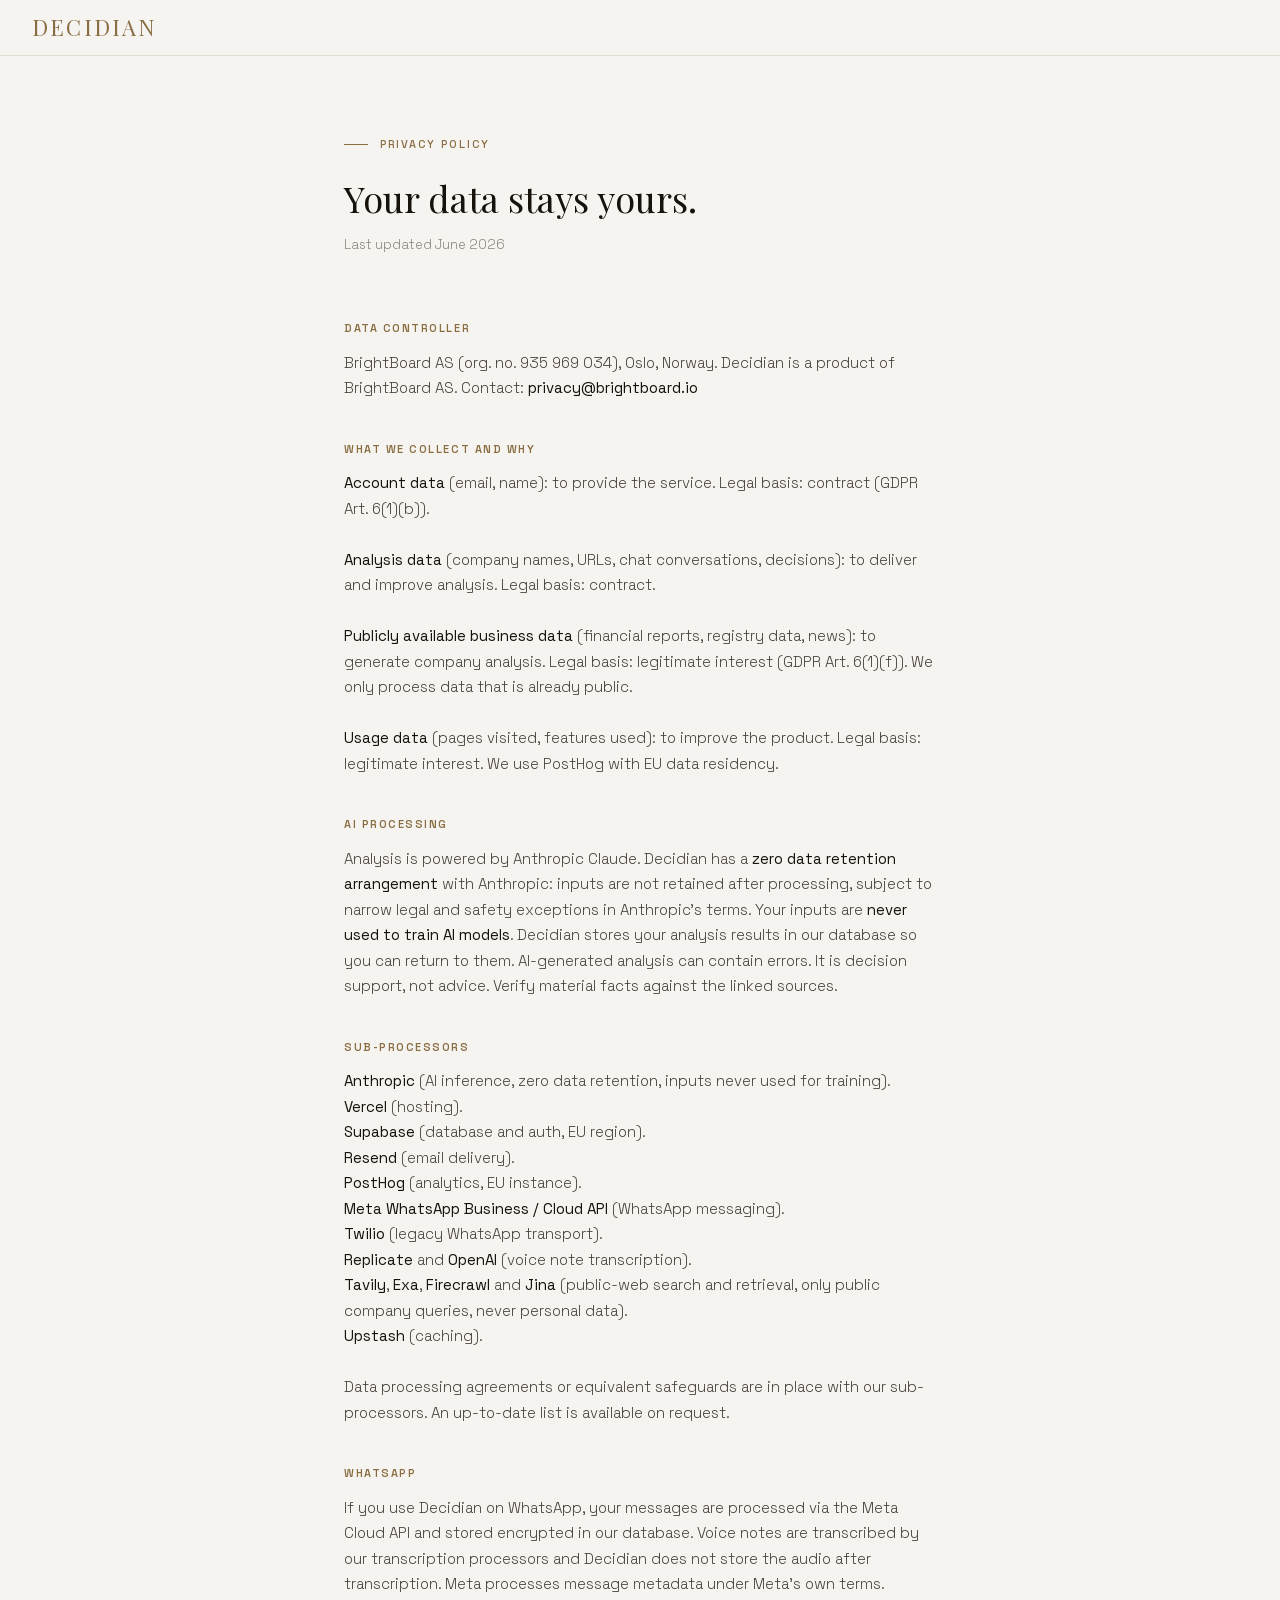
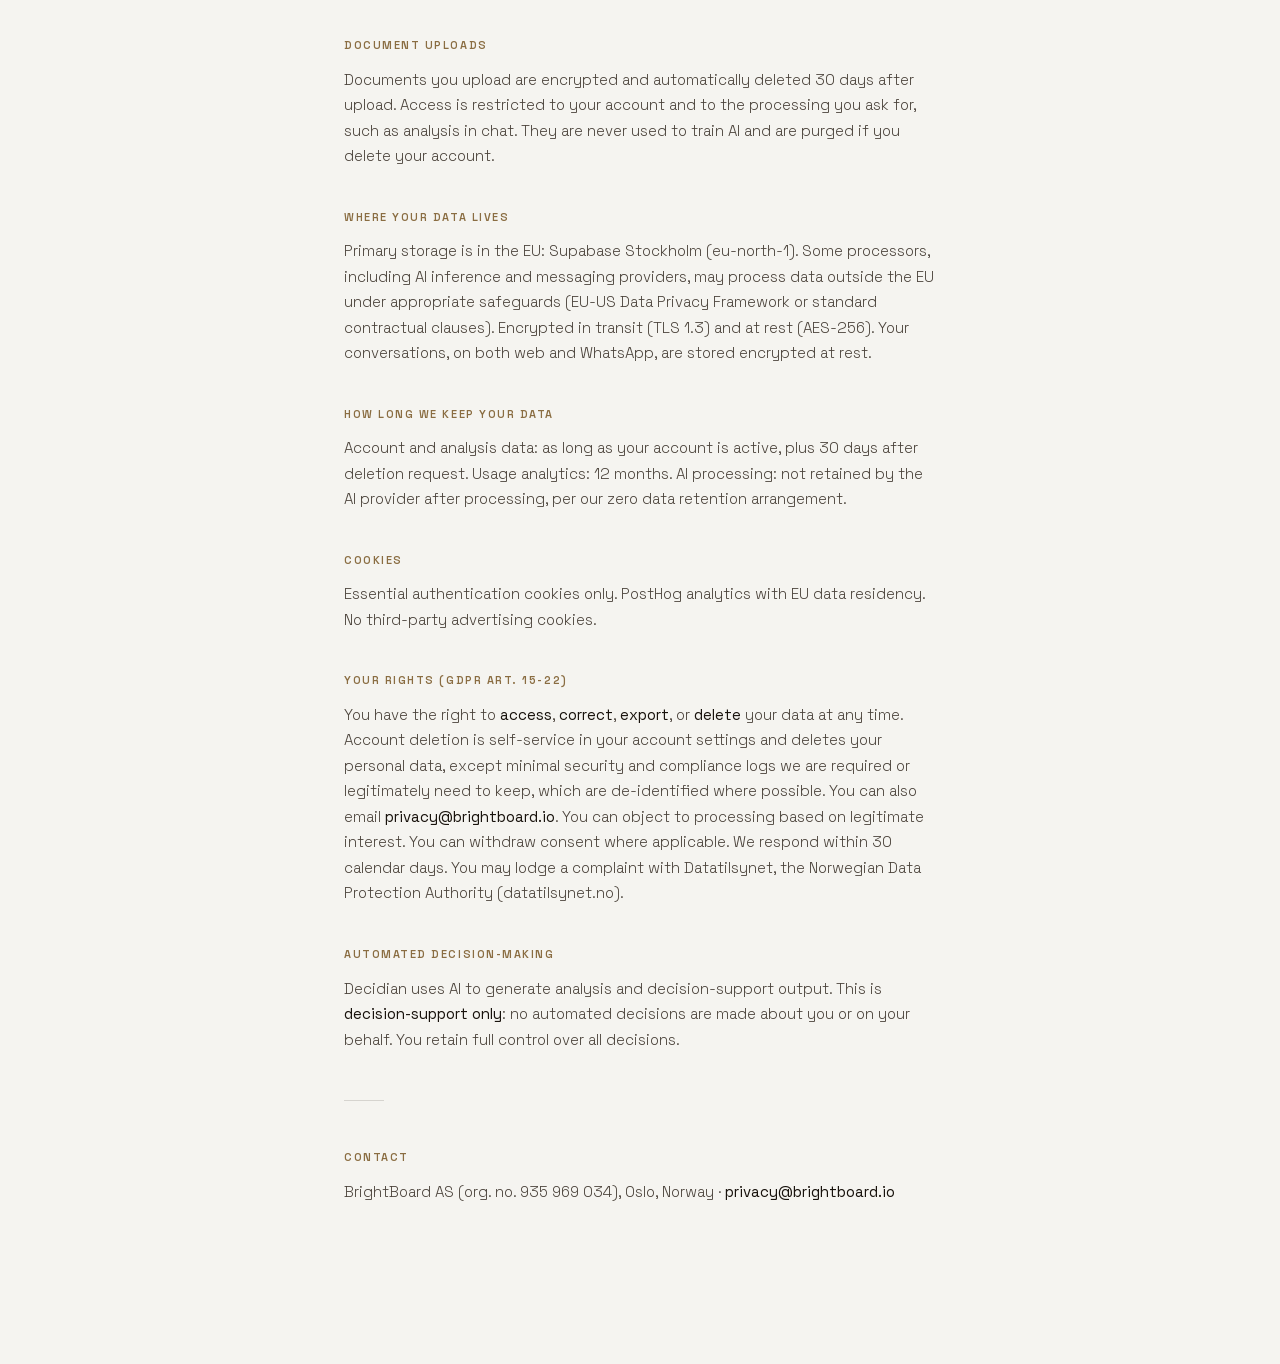
<file: privacy/index.html>
<!DOCTYPE html><html lang="en" class="dark"><head><meta charSet="utf-8"/><meta name="viewport" content="width=device-width, initial-scale=1"/><link rel="preload" href="/assets/fonts/0c89a48fa5027cee-s.p.2cyn07wtgehh0.woff2" as="font" crossorigin="" type="font/woff2"/><link rel="preload" href="/assets/fonts/0c8f209abc35ee02-s.p.0c0g8ifvh7k7-.woff2" as="font" crossorigin="" type="font/woff2"/><link rel="preload" href="/assets/fonts/2a65768255d6b625-s.p.3u4lli0-axodc.woff2" as="font" crossorigin="" type="font/woff2"/><link rel="preload" href="/assets/fonts/5e5dfa9e86f764b8-s.p.22x-ws2e_cdqh.woff2" as="font" crossorigin="" type="font/woff2"/><link rel="preload" href="/assets/fonts/70e3db2de7f94926-s.p.39pl-v7c3qrze.woff2" as="font" crossorigin="" type="font/woff2"/><link rel="preload" href="/assets/fonts/797e433ab948586e-s.p.0r6juujl39pe6.woff2" as="font" crossorigin="" type="font/woff2"/><link rel="preload" href="/assets/fonts/83afe278b6a6bb3c-s.p.2bn3s6zvc0dyp.woff2" as="font" crossorigin="" type="font/woff2"/><link rel="preload" href="/assets/fonts/8c2eb9ceedecfc8e-s.p.23aeddxv5enbo.woff2" as="font" crossorigin="" type="font/woff2"/><link rel="preload" href="/assets/fonts/fad69795a077455b-s.p.0t285orp4l5or.woff2" as="font" crossorigin="" type="font/woff2"/><link rel="stylesheet" href="/assets/site.css"/><title>Privacy Policy · Decidian</title><meta name="description" content="How Decidian handles your personal data."/><link rel="canonical" href="https://decidian.io/privacy"/><meta property="og:title" content="Never hear it from your board first."/><meta property="og:description" content="The rehearsal before every board meeting. For the CFO who writes the board pack."/><meta property="og:url" content="https://decidian.io"/><meta property="og:site_name" content="Decidian"/><meta property="og:image" content="https://decidian.io/opengraph-image.png"/><meta property="og:image:type" content="image/png"/><meta property="og:image:width" content="1200"/><meta property="og:image:height" content="630"/><meta property="og:image:alt" content="Decidian · Never hear it from your board first."/><meta property="og:type" content="website"/><meta name="twitter:card" content="summary_large_image"/><meta name="twitter:title" content="Never hear it from your board first."/><meta name="twitter:description" content="The rehearsal before every board meeting. For the CFO who writes the board pack."/><meta name="twitter:image" content="https://decidian.io/opengraph-image.png"/><meta name="twitter:image:alt" content="Decidian · Never hear it from your board first."/><meta name="twitter:image:type" content="image/png"/><meta name="twitter:image:width" content="1200"/><meta name="twitter:image:height" content="630"/><link rel="icon" href="/favicon.ico" sizes="256x256" type="image/x-icon"/></head><body class="space_grotesk_2c742848-module__A4pgAG__variable geist_mono_8d43a2aa-module__8Li5zG__variable playfair_display_66067218-module__QsXOiG__variable dm_serif_display_e19fa6dc-module__d4y3Rq__variable lora_c0d49b2e-module__41o1zG__variable inter_7a7ef1f4-module__jjo8ZG__variable antialiased" style="font-family:var(--font-space-grotesk), sans-serif"><script type="application/ld+json">{"@context":"https://schema.org","@graph":[{"@type":"Organization","name":"Decidian","url":"https://decidian.io","logo":"https://decidian.io/decidian-logo.png","email":"contact@brightboard.io","address":{"@type":"PostalAddress","addressLocality":"Oslo","addressCountry":"NO"},"legalName":"BrightBoard AS","identifier":{"@type":"PropertyValue","propertyID":"NO-ORG","value":"935 969 034"},"description":"The rehearsal before every board meeting, for the CFO who writes the board pack. It runs on the company’s own machines and the AI the company already chose."},{"@type":"WebSite","name":"Decidian","url":"https://decidian.io"},{"@type":"SoftwareApplication","name":"Decidian","applicationCategory":"BusinessApplication","operatingSystem":"Web, Windows, macOS","url":"https://decidian.io","description":"Decidian reads your board pack against every pack before it. It finds the risk that changed, the line buried on page 83, and what moved outside since you wrote it."}]}</script><div class="min-h-screen" style="background:#f5f4f0;color:#18120c;font-family:var(--font-space-grotesk), sans-serif"><nav class="h-14 sticky top-0 z-50 flex items-center px-8" style="background:rgba(245,244,240,0.85);border-bottom:1px solid rgba(138,109,66,0.18);backdrop-filter:blur(12px)"><a style="font-family:var(--font-playfair), Georgia, serif;font-size:22px;font-weight:400;letter-spacing:0.1em;text-transform:uppercase;color:#8a6d42;text-decoration:none" href="/">Decidian</a></nav><div style="max-width:640px;margin:0 auto;padding:80px 24px 120px"><div style="font-size:11px;font-weight:500;letter-spacing:0.18em;text-transform:uppercase;color:#8a6d42;margin-bottom:16px;display:flex;align-items:center;gap:12px"><span style="width:24px;height:1px;background:#8a6d42"></span>Privacy Policy</div><h1 style="font-family:var(--font-playfair), Georgia, serif;font-size:36px;font-weight:400;color:#18120c;margin-bottom:8px">Your data stays yours.</h1><p style="font-size:13px;font-weight:300;color:#8a817a;margin-bottom:64px">Last updated June 2026</p><div><section style="margin-bottom:40px"><h2 style="font-size:11px;font-weight:600;letter-spacing:0.14em;text-transform:uppercase;color:#8a6d42;margin-bottom:12px">Data controller</h2><p style="font-size:15px;font-weight:300;line-height:1.7;color:#4a423a">BrightBoard AS (org. no. 935 969 034), Oslo, Norway. Decidian is a product of BrightBoard AS. Contact: <span style="color:#18120c;font-weight:400">privacy@brightboard.io</span></p></section><section style="margin-bottom:40px"><h2 style="font-size:11px;font-weight:600;letter-spacing:0.14em;text-transform:uppercase;color:#8a6d42;margin-bottom:12px">What we collect and why</h2><p style="font-size:15px;font-weight:300;line-height:1.7;color:#4a423a"><span style="color:#18120c;font-weight:400">Account data</span> (email, name): to provide the service. Legal basis: contract (GDPR Art. 6(1)(b)).<br/><br/><span style="color:#18120c;font-weight:400">Analysis data</span> (company names, URLs, chat conversations, decisions): to deliver and improve analysis. Legal basis: contract.<br/><br/><span style="color:#18120c;font-weight:400">Publicly available business data</span> (financial reports, registry data, news): to generate company analysis. Legal basis: legitimate interest (GDPR Art. 6(1)(f)). We only process data that is already public.<br/><br/><span style="color:#18120c;font-weight:400">Usage data</span> (pages visited, features used): to improve the product. Legal basis: legitimate interest. We use PostHog with EU data residency.</p></section><section style="margin-bottom:40px"><h2 style="font-size:11px;font-weight:600;letter-spacing:0.14em;text-transform:uppercase;color:#8a6d42;margin-bottom:12px">AI processing</h2><p style="font-size:15px;font-weight:300;line-height:1.7;color:#4a423a">Analysis is powered by Anthropic Claude. Decidian has a <span style="color:#18120c;font-weight:400">zero data retention arrangement</span> with Anthropic: inputs are not retained after processing, subject to narrow legal and safety exceptions in Anthropic&#x27;s terms. Your inputs are <span style="color:#18120c;font-weight:400">never used to train AI models</span>. Decidian stores your analysis results in our database so you can return to them. AI-generated analysis can contain errors. It is decision support, not advice. Verify material facts against the linked sources.</p></section><section style="margin-bottom:40px"><h2 style="font-size:11px;font-weight:600;letter-spacing:0.14em;text-transform:uppercase;color:#8a6d42;margin-bottom:12px">Sub-processors</h2><p style="font-size:15px;font-weight:300;line-height:1.7;color:#4a423a"><span style="color:#18120c;font-weight:400">Anthropic</span> (AI inference, zero data retention, inputs never used for training).<br/><span style="color:#18120c;font-weight:400">Vercel</span> (hosting).<br/><span style="color:#18120c;font-weight:400">Supabase</span> (database and auth, EU region).<br/><span style="color:#18120c;font-weight:400">Resend</span> (email delivery).<br/><span style="color:#18120c;font-weight:400">PostHog</span> (analytics, EU instance).<br/><span style="color:#18120c;font-weight:400">Meta WhatsApp Business / Cloud API</span> (WhatsApp messaging).<br/><span style="color:#18120c;font-weight:400">Twilio</span> (legacy WhatsApp transport).<br/><span style="color:#18120c;font-weight:400">Replicate</span> and <span style="color:#18120c;font-weight:400">OpenAI</span> (voice note transcription).<br/><span style="color:#18120c;font-weight:400">Tavily</span>, <span style="color:#18120c;font-weight:400">Exa</span>, <span style="color:#18120c;font-weight:400">Firecrawl</span> and <span style="color:#18120c;font-weight:400">Jina</span> (public-web search and retrieval, only public company queries, never personal data).<br/><span style="color:#18120c;font-weight:400">Upstash</span> (caching).<br/><br/>Data processing agreements or equivalent safeguards are in place with our sub-processors. An up-to-date list is available on request.</p></section><section style="margin-bottom:40px"><h2 style="font-size:11px;font-weight:600;letter-spacing:0.14em;text-transform:uppercase;color:#8a6d42;margin-bottom:12px">WhatsApp</h2><p style="font-size:15px;font-weight:300;line-height:1.7;color:#4a423a">If you use Decidian on WhatsApp, your messages are processed via the Meta Cloud API and stored encrypted in our database. Voice notes are transcribed by our transcription processors and Decidian does not store the audio after transcription. Meta processes message metadata under Meta&#x27;s own terms.</p></section><section style="margin-bottom:40px"><h2 style="font-size:11px;font-weight:600;letter-spacing:0.14em;text-transform:uppercase;color:#8a6d42;margin-bottom:12px">Document uploads</h2><p style="font-size:15px;font-weight:300;line-height:1.7;color:#4a423a">Documents you upload are encrypted and automatically deleted 30 days after upload. Access is restricted to your account and to the processing you ask for, such as analysis in chat. They are never used to train AI and are purged if you delete your account.</p></section><section style="margin-bottom:40px"><h2 style="font-size:11px;font-weight:600;letter-spacing:0.14em;text-transform:uppercase;color:#8a6d42;margin-bottom:12px">Where your data lives</h2><p style="font-size:15px;font-weight:300;line-height:1.7;color:#4a423a">Primary storage is in the EU: Supabase Stockholm (eu-north-1). Some processors, including AI inference and messaging providers, may process data outside the EU under appropriate safeguards (EU-US Data Privacy Framework or standard contractual clauses). Encrypted in transit (TLS 1.3) and at rest (AES-256). Your conversations, on both web and WhatsApp, are stored encrypted at rest.</p></section><section style="margin-bottom:40px"><h2 style="font-size:11px;font-weight:600;letter-spacing:0.14em;text-transform:uppercase;color:#8a6d42;margin-bottom:12px">How long we keep your data</h2><p style="font-size:15px;font-weight:300;line-height:1.7;color:#4a423a">Account and analysis data: as long as your account is active, plus 30 days after deletion request. Usage analytics: 12 months. AI processing: not retained by the AI provider after processing, per our zero data retention arrangement.</p></section><section style="margin-bottom:40px"><h2 style="font-size:11px;font-weight:600;letter-spacing:0.14em;text-transform:uppercase;color:#8a6d42;margin-bottom:12px">Cookies</h2><p style="font-size:15px;font-weight:300;line-height:1.7;color:#4a423a">Essential authentication cookies only. PostHog analytics with EU data residency. No third-party advertising cookies.</p></section><section style="margin-bottom:40px"><h2 style="font-size:11px;font-weight:600;letter-spacing:0.14em;text-transform:uppercase;color:#8a6d42;margin-bottom:12px">Your rights (GDPR Art. 15-22)</h2><p style="font-size:15px;font-weight:300;line-height:1.7;color:#4a423a">You have the right to <span style="color:#18120c;font-weight:400">access</span>, <span style="color:#18120c;font-weight:400">correct</span>, <span style="color:#18120c;font-weight:400">export</span>, or <span style="color:#18120c;font-weight:400">delete</span> your data at any time. Account deletion is self-service in your account settings and deletes your personal data, except minimal security and compliance logs we are required or legitimately need to keep, which are de-identified where possible. You can also email <span style="color:#18120c;font-weight:400">privacy@brightboard.io</span>. You can object to processing based on legitimate interest. You can withdraw consent where applicable. We respond within 30 calendar days. You may lodge a complaint with Datatilsynet, the Norwegian Data Protection Authority (datatilsynet.no).</p></section><section style="margin-bottom:40px"><h2 style="font-size:11px;font-weight:600;letter-spacing:0.14em;text-transform:uppercase;color:#8a6d42;margin-bottom:12px">Automated decision-making</h2><p style="font-size:15px;font-weight:300;line-height:1.7;color:#4a423a">Decidian uses AI to generate analysis and decision-support output. This is <span style="color:#18120c;font-weight:400">decision-support only</span>: no automated decisions are made about you or on your behalf. You retain full control over all decisions.</p></section><div style="width:40px;height:1px;background:rgba(24,18,12,0.14);margin:48px 0"></div><section style="margin-bottom:40px"><h2 style="font-size:11px;font-weight:600;letter-spacing:0.14em;text-transform:uppercase;color:#8a6d42;margin-bottom:12px">Contact</h2><p style="font-size:15px;font-weight:300;line-height:1.7;color:#4a423a">BrightBoard AS (org. no. 935 969 034), Oslo, Norway · <span style="color:#18120c;font-weight:400">privacy@brightboard.io</span></p></section></div></div></div></body></html>
</file>
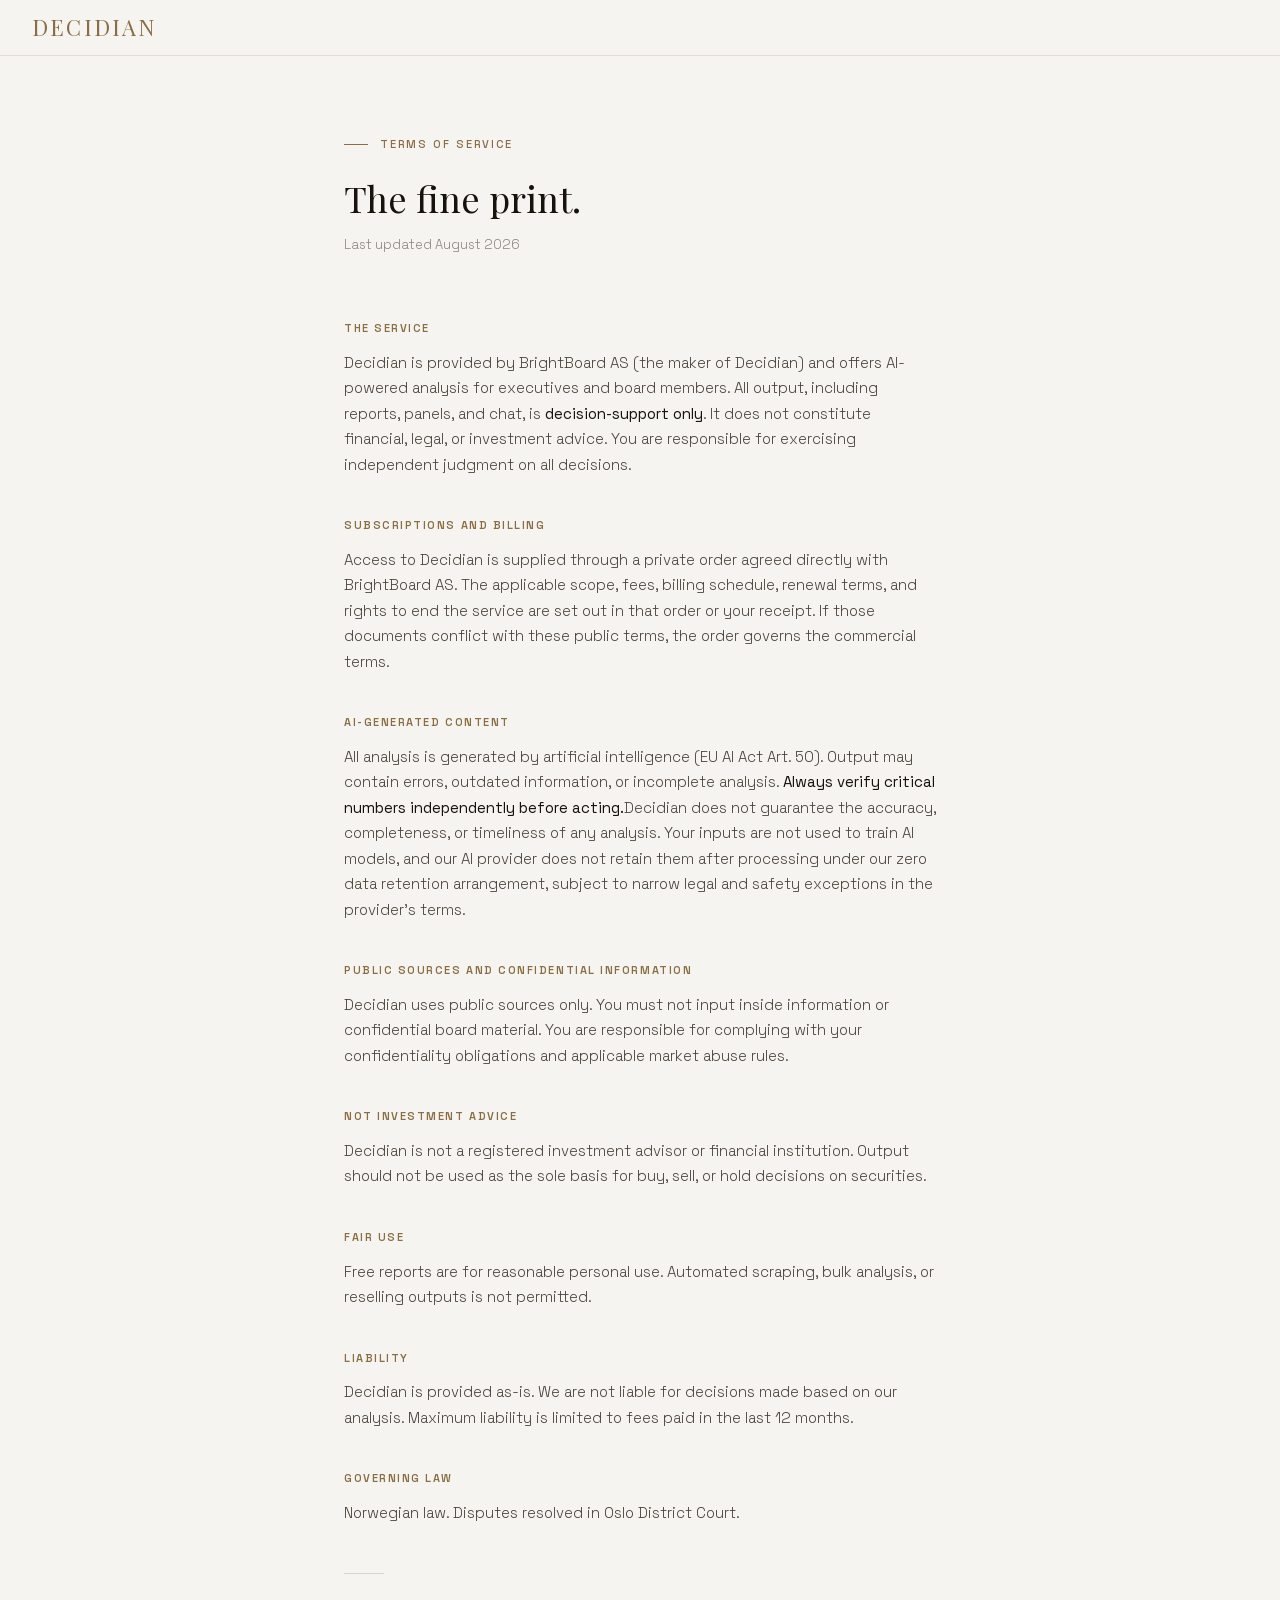
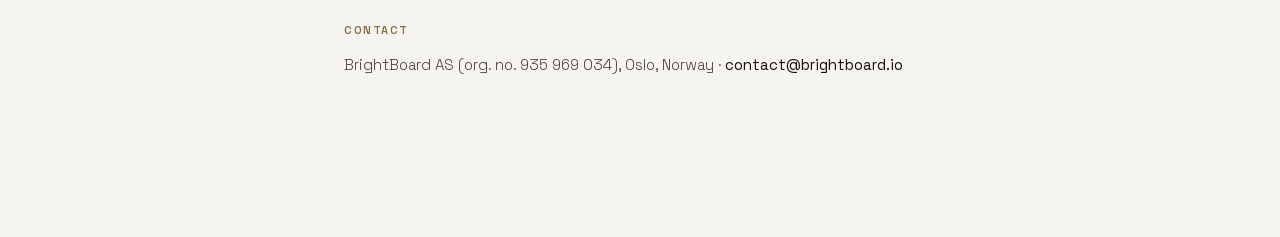
<file: terms/index.html>
<!DOCTYPE html><html lang="en" class="dark"><head><meta charSet="utf-8"/><meta name="viewport" content="width=device-width, initial-scale=1"/><link rel="preload" href="/assets/fonts/0c89a48fa5027cee-s.p.2cyn07wtgehh0.woff2" as="font" crossorigin="" type="font/woff2"/><link rel="preload" href="/assets/fonts/0c8f209abc35ee02-s.p.0c0g8ifvh7k7-.woff2" as="font" crossorigin="" type="font/woff2"/><link rel="preload" href="/assets/fonts/2a65768255d6b625-s.p.3u4lli0-axodc.woff2" as="font" crossorigin="" type="font/woff2"/><link rel="preload" href="/assets/fonts/5e5dfa9e86f764b8-s.p.22x-ws2e_cdqh.woff2" as="font" crossorigin="" type="font/woff2"/><link rel="preload" href="/assets/fonts/70e3db2de7f94926-s.p.39pl-v7c3qrze.woff2" as="font" crossorigin="" type="font/woff2"/><link rel="preload" href="/assets/fonts/797e433ab948586e-s.p.0r6juujl39pe6.woff2" as="font" crossorigin="" type="font/woff2"/><link rel="preload" href="/assets/fonts/83afe278b6a6bb3c-s.p.2bn3s6zvc0dyp.woff2" as="font" crossorigin="" type="font/woff2"/><link rel="preload" href="/assets/fonts/8c2eb9ceedecfc8e-s.p.23aeddxv5enbo.woff2" as="font" crossorigin="" type="font/woff2"/><link rel="preload" href="/assets/fonts/fad69795a077455b-s.p.0t285orp4l5or.woff2" as="font" crossorigin="" type="font/woff2"/><link rel="stylesheet" href="/assets/site.css"/><title>Terms &amp; Conditions · Decidian</title><meta name="description" content="Terms of service for Decidian."/><link rel="canonical" href="https://decidian.io/terms"/><meta property="og:title" content="Never hear it from your board first."/><meta property="og:description" content="The rehearsal before every board meeting. For the CFO who writes the board pack."/><meta property="og:url" content="https://decidian.io"/><meta property="og:site_name" content="Decidian"/><meta property="og:image" content="https://decidian.io/opengraph-image.png"/><meta property="og:image:type" content="image/png"/><meta property="og:image:width" content="1200"/><meta property="og:image:height" content="630"/><meta property="og:image:alt" content="Decidian · Never hear it from your board first."/><meta property="og:type" content="website"/><meta name="twitter:card" content="summary_large_image"/><meta name="twitter:title" content="Never hear it from your board first."/><meta name="twitter:description" content="The rehearsal before every board meeting. For the CFO who writes the board pack."/><meta name="twitter:image" content="https://decidian.io/opengraph-image.png"/><meta name="twitter:image:alt" content="Decidian · Never hear it from your board first."/><meta name="twitter:image:type" content="image/png"/><meta name="twitter:image:width" content="1200"/><meta name="twitter:image:height" content="630"/><link rel="icon" href="/favicon.ico" sizes="256x256" type="image/x-icon"/></head><body class="space_grotesk_2c742848-module__A4pgAG__variable geist_mono_8d43a2aa-module__8Li5zG__variable playfair_display_66067218-module__QsXOiG__variable dm_serif_display_e19fa6dc-module__d4y3Rq__variable lora_c0d49b2e-module__41o1zG__variable inter_7a7ef1f4-module__jjo8ZG__variable antialiased" style="font-family:var(--font-space-grotesk), sans-serif"><script type="application/ld+json">{"@context":"https://schema.org","@graph":[{"@type":"Organization","name":"Decidian","url":"https://decidian.io","logo":"https://decidian.io/decidian-logo.png","email":"contact@brightboard.io","address":{"@type":"PostalAddress","addressLocality":"Oslo","addressCountry":"NO"},"legalName":"BrightBoard AS","identifier":{"@type":"PropertyValue","propertyID":"NO-ORG","value":"935 969 034"},"description":"The rehearsal before every board meeting, for the CFO who writes the board pack. It runs on the company’s own machines and the AI the company already chose."},{"@type":"WebSite","name":"Decidian","url":"https://decidian.io"},{"@type":"SoftwareApplication","name":"Decidian","applicationCategory":"BusinessApplication","operatingSystem":"Web, Windows, macOS","url":"https://decidian.io","description":"Decidian reads your board pack against every pack before it. It finds the risk that changed, the line buried on page 83, and what moved outside since you wrote it."}]}</script><div class="min-h-screen" style="background:#f5f4f0;color:#18120c;font-family:var(--font-space-grotesk), sans-serif"><nav class="h-14 sticky top-0 z-50 flex items-center px-8" style="background:rgba(245,244,240,0.85);border-bottom:1px solid rgba(138,109,66,0.18);backdrop-filter:blur(12px)"><a style="font-family:var(--font-playfair), Georgia, serif;font-size:22px;font-weight:400;letter-spacing:0.1em;text-transform:uppercase;color:#8a6d42;text-decoration:none" href="/">Decidian</a></nav><div style="max-width:640px;margin:0 auto;padding:80px 24px 120px"><div style="font-size:11px;font-weight:500;letter-spacing:0.18em;text-transform:uppercase;color:#8a6d42;margin-bottom:16px;display:flex;align-items:center;gap:12px"><span style="width:24px;height:1px;background:#8a6d42"></span>Terms of Service</div><h1 style="font-family:var(--font-playfair), Georgia, serif;font-size:36px;font-weight:400;color:#18120c;margin-bottom:8px">The fine print.</h1><p style="font-size:13px;font-weight:300;color:#8a817a;margin-bottom:64px">Last updated August 2026</p><div><section style="margin-bottom:40px"><h2 style="font-size:11px;font-weight:600;letter-spacing:0.14em;text-transform:uppercase;color:#8a6d42;margin-bottom:12px">The service</h2><p style="font-size:15px;font-weight:300;line-height:1.7;color:#4a423a">Decidian is provided by BrightBoard AS (the maker of Decidian) and offers AI-powered analysis for executives and board members. All output, including reports, panels, and chat, is <span style="color:#18120c;font-weight:400">decision-support only</span>. It does not constitute financial, legal, or investment advice. You are responsible for exercising independent judgment on all decisions.</p></section><section style="margin-bottom:40px"><h2 style="font-size:11px;font-weight:600;letter-spacing:0.14em;text-transform:uppercase;color:#8a6d42;margin-bottom:12px">Subscriptions and billing</h2><p style="font-size:15px;font-weight:300;line-height:1.7;color:#4a423a">Access to Decidian is supplied through a private order agreed directly with BrightBoard AS. The applicable scope, fees, billing schedule, renewal terms, and rights to end the service are set out in that order or your receipt. If those documents conflict with these public terms, the order governs the commercial terms.</p></section><section style="margin-bottom:40px"><h2 style="font-size:11px;font-weight:600;letter-spacing:0.14em;text-transform:uppercase;color:#8a6d42;margin-bottom:12px">AI-generated content</h2><p style="font-size:15px;font-weight:300;line-height:1.7;color:#4a423a">All analysis is generated by artificial intelligence (EU AI Act Art. 50). Output may contain errors, outdated information, or incomplete analysis. <span style="color:#18120c;font-weight:400">Always verify critical numbers independently before acting.</span>Decidian does not guarantee the accuracy, completeness, or timeliness of any analysis. Your inputs are not used to train AI models, and our AI provider does not retain them after processing under our zero data retention arrangement, subject to narrow legal and safety exceptions in the provider&#x27;s terms.</p></section><section style="margin-bottom:40px"><h2 style="font-size:11px;font-weight:600;letter-spacing:0.14em;text-transform:uppercase;color:#8a6d42;margin-bottom:12px">Public sources and confidential information</h2><p style="font-size:15px;font-weight:300;line-height:1.7;color:#4a423a">Decidian uses public sources only. You must not input inside information or confidential board material. You are responsible for complying with your confidentiality obligations and applicable market abuse rules.</p></section><section style="margin-bottom:40px"><h2 style="font-size:11px;font-weight:600;letter-spacing:0.14em;text-transform:uppercase;color:#8a6d42;margin-bottom:12px">Not investment advice</h2><p style="font-size:15px;font-weight:300;line-height:1.7;color:#4a423a">Decidian is not a registered investment advisor or financial institution. Output should not be used as the sole basis for buy, sell, or hold decisions on securities.</p></section><section style="margin-bottom:40px"><h2 style="font-size:11px;font-weight:600;letter-spacing:0.14em;text-transform:uppercase;color:#8a6d42;margin-bottom:12px">Fair use</h2><p style="font-size:15px;font-weight:300;line-height:1.7;color:#4a423a">Free reports are for reasonable personal use. Automated scraping, bulk analysis, or reselling outputs is not permitted.</p></section><section style="margin-bottom:40px"><h2 style="font-size:11px;font-weight:600;letter-spacing:0.14em;text-transform:uppercase;color:#8a6d42;margin-bottom:12px">Liability</h2><p style="font-size:15px;font-weight:300;line-height:1.7;color:#4a423a">Decidian is provided as-is. We are not liable for decisions made based on our analysis. Maximum liability is limited to fees paid in the last 12 months.</p></section><section style="margin-bottom:40px"><h2 style="font-size:11px;font-weight:600;letter-spacing:0.14em;text-transform:uppercase;color:#8a6d42;margin-bottom:12px">Governing law</h2><p style="font-size:15px;font-weight:300;line-height:1.7;color:#4a423a">Norwegian law. Disputes resolved in Oslo District Court.</p></section><div style="width:40px;height:1px;background:rgba(24,18,12,0.14);margin:48px 0"></div><section style="margin-bottom:40px"><h2 style="font-size:11px;font-weight:600;letter-spacing:0.14em;text-transform:uppercase;color:#8a6d42;margin-bottom:12px">Contact</h2><p style="font-size:15px;font-weight:300;line-height:1.7;color:#4a423a">BrightBoard AS (org. no. 935 969 034), Oslo, Norway · <span style="color:#18120c;font-weight:400">contact@brightboard.io</span></p></section></div></div></div></body></html>
</file>
<file: assets/site.css>
@font-face{font-family:Space Grotesk;font-style:normal;font-weight:300;font-display:swap;src:url(fonts/32687112bd2dd8db-s.1gepa_7fcx9fm.woff2)format("woff2");unicode-range:U+102-103,U+110-111,U+128-129,U+168-169,U+1A0-1A1,U+1AF-1B0,U+300-301,U+303-304,U+308-309,U+323,U+329,U+1EA0-1EF9,U+20AB}@font-face{font-family:Space Grotesk;font-style:normal;font-weight:300;font-display:swap;src:url(fonts/28868e710e86be81-s.2eksvhm1z0jwa.woff2)format("woff2");unicode-range:U+100-2BA,U+2BD-2C5,U+2C7-2CC,U+2CE-2D7,U+2DD-2FF,U+304,U+308,U+329,U+1D00-1DBF,U+1E00-1E9F,U+1EF2-1EFF,U+2020,U+20A0-20AB,U+20AD-20C4,U+2113,U+2C60-2C7F,U+A720-A7FF}@font-face{font-family:Space Grotesk;font-style:normal;font-weight:300;font-display:swap;src:url(fonts/0c89a48fa5027cee-s.p.2cyn07wtgehh0.woff2)format("woff2");unicode-range:U+??,U+131,U+152-153,U+2BB-2BC,U+2C6,U+2DA,U+2DC,U+304,U+308,U+329,U+2000-206F,U+20AC,U+2122,U+2191,U+2193,U+2212,U+2215,U+FEFF,U+FFFD}@font-face{font-family:Space Grotesk;font-style:normal;font-weight:400;font-display:swap;src:url(fonts/32687112bd2dd8db-s.1gepa_7fcx9fm.woff2)format("woff2");unicode-range:U+102-103,U+110-111,U+128-129,U+168-169,U+1A0-1A1,U+1AF-1B0,U+300-301,U+303-304,U+308-309,U+323,U+329,U+1EA0-1EF9,U+20AB}@font-face{font-family:Space Grotesk;font-style:normal;font-weight:400;font-display:swap;src:url(fonts/28868e710e86be81-s.2eksvhm1z0jwa.woff2)format("woff2");unicode-range:U+100-2BA,U+2BD-2C5,U+2C7-2CC,U+2CE-2D7,U+2DD-2FF,U+304,U+308,U+329,U+1D00-1DBF,U+1E00-1E9F,U+1EF2-1EFF,U+2020,U+20A0-20AB,U+20AD-20C4,U+2113,U+2C60-2C7F,U+A720-A7FF}@font-face{font-family:Space Grotesk;font-style:normal;font-weight:400;font-display:swap;src:url(fonts/0c89a48fa5027cee-s.p.2cyn07wtgehh0.woff2)format("woff2");unicode-range:U+??,U+131,U+152-153,U+2BB-2BC,U+2C6,U+2DA,U+2DC,U+304,U+308,U+329,U+2000-206F,U+20AC,U+2122,U+2191,U+2193,U+2212,U+2215,U+FEFF,U+FFFD}@font-face{font-family:Space Grotesk;font-style:normal;font-weight:500;font-display:swap;src:url(fonts/32687112bd2dd8db-s.1gepa_7fcx9fm.woff2)format("woff2");unicode-range:U+102-103,U+110-111,U+128-129,U+168-169,U+1A0-1A1,U+1AF-1B0,U+300-301,U+303-304,U+308-309,U+323,U+329,U+1EA0-1EF9,U+20AB}@font-face{font-family:Space Grotesk;font-style:normal;font-weight:500;font-display:swap;src:url(fonts/28868e710e86be81-s.2eksvhm1z0jwa.woff2)format("woff2");unicode-range:U+100-2BA,U+2BD-2C5,U+2C7-2CC,U+2CE-2D7,U+2DD-2FF,U+304,U+308,U+329,U+1D00-1DBF,U+1E00-1E9F,U+1EF2-1EFF,U+2020,U+20A0-20AB,U+20AD-20C4,U+2113,U+2C60-2C7F,U+A720-A7FF}@font-face{font-family:Space Grotesk;font-style:normal;font-weight:500;font-display:swap;src:url(fonts/0c89a48fa5027cee-s.p.2cyn07wtgehh0.woff2)format("woff2");unicode-range:U+??,U+131,U+152-153,U+2BB-2BC,U+2C6,U+2DA,U+2DC,U+304,U+308,U+329,U+2000-206F,U+20AC,U+2122,U+2191,U+2193,U+2212,U+2215,U+FEFF,U+FFFD}@font-face{font-family:Space Grotesk;font-style:normal;font-weight:600;font-display:swap;src:url(fonts/32687112bd2dd8db-s.1gepa_7fcx9fm.woff2)format("woff2");unicode-range:U+102-103,U+110-111,U+128-129,U+168-169,U+1A0-1A1,U+1AF-1B0,U+300-301,U+303-304,U+308-309,U+323,U+329,U+1EA0-1EF9,U+20AB}@font-face{font-family:Space Grotesk;font-style:normal;font-weight:600;font-display:swap;src:url(fonts/28868e710e86be81-s.2eksvhm1z0jwa.woff2)format("woff2");unicode-range:U+100-2BA,U+2BD-2C5,U+2C7-2CC,U+2CE-2D7,U+2DD-2FF,U+304,U+308,U+329,U+1D00-1DBF,U+1E00-1E9F,U+1EF2-1EFF,U+2020,U+20A0-20AB,U+20AD-20C4,U+2113,U+2C60-2C7F,U+A720-A7FF}@font-face{font-family:Space Grotesk;font-style:normal;font-weight:600;font-display:swap;src:url(fonts/0c89a48fa5027cee-s.p.2cyn07wtgehh0.woff2)format("woff2");unicode-range:U+??,U+131,U+152-153,U+2BB-2BC,U+2C6,U+2DA,U+2DC,U+304,U+308,U+329,U+2000-206F,U+20AC,U+2122,U+2191,U+2193,U+2212,U+2215,U+FEFF,U+FFFD}@font-face{font-family:Space Grotesk;font-style:normal;font-weight:700;font-display:swap;src:url(fonts/32687112bd2dd8db-s.1gepa_7fcx9fm.woff2)format("woff2");unicode-range:U+102-103,U+110-111,U+128-129,U+168-169,U+1A0-1A1,U+1AF-1B0,U+300-301,U+303-304,U+308-309,U+323,U+329,U+1EA0-1EF9,U+20AB}@font-face{font-family:Space Grotesk;font-style:normal;font-weight:700;font-display:swap;src:url(fonts/28868e710e86be81-s.2eksvhm1z0jwa.woff2)format("woff2");unicode-range:U+100-2BA,U+2BD-2C5,U+2C7-2CC,U+2CE-2D7,U+2DD-2FF,U+304,U+308,U+329,U+1D00-1DBF,U+1E00-1E9F,U+1EF2-1EFF,U+2020,U+20A0-20AB,U+20AD-20C4,U+2113,U+2C60-2C7F,U+A720-A7FF}@font-face{font-family:Space Grotesk;font-style:normal;font-weight:700;font-display:swap;src:url(fonts/0c89a48fa5027cee-s.p.2cyn07wtgehh0.woff2)format("woff2");unicode-range:U+??,U+131,U+152-153,U+2BB-2BC,U+2C6,U+2DA,U+2DC,U+304,U+308,U+329,U+2000-206F,U+20AC,U+2122,U+2191,U+2193,U+2212,U+2215,U+FEFF,U+FFFD}@font-face{font-family:Space Grotesk Fallback;src:local(Arial);ascent-override:89.71%;descent-override:26.62%;line-gap-override:0.0%;size-adjust:109.69%}.space_grotesk_2c742848-module__A4pgAG__className{font-family:Space Grotesk,Space Grotesk Fallback;font-style:normal}.space_grotesk_2c742848-module__A4pgAG__variable{--font-space-grotesk:"Space Grotesk", "Space Grotesk Fallback"}
@font-face{font-family:Geist Mono;font-style:normal;font-weight:100 900;font-display:swap;src:url(fonts/5ce348bf30bf5439-s.31988l_ccedte.woff2)format("woff2");unicode-range:U+460-52F,U+1C80-1C8A,U+20B4,U+2DE0-2DFF,U+A640-A69F,U+FE2E-FE2F}@font-face{font-family:Geist Mono;font-style:normal;font-weight:100 900;font-display:swap;src:url(fonts/4fa387ec64143e14-s.2tuy5pz7dlieh.woff2)format("woff2");unicode-range:U+301,U+400-45F,U+490-491,U+4B0-4B1,U+2116}@font-face{font-family:Geist Mono;font-style:normal;font-weight:100 900;font-display:swap;src:url(fonts/6306c77e7c8268e4-s.2dbetqa9o8jxf.woff2)format("woff2");unicode-range:U+2000-2001,U+2004-2008,U+200A,U+23B8-23BD,U+2500-259F}@font-face{font-family:Geist Mono;font-style:normal;font-weight:100 900;font-display:swap;src:url(fonts/7d817b4c03b0c5f1-s.1uyisp29ctx0d.woff2)format("woff2");unicode-range:U+102-103,U+110-111,U+128-129,U+168-169,U+1A0-1A1,U+1AF-1B0,U+300-301,U+303-304,U+308-309,U+323,U+329,U+1EA0-1EF9,U+20AB}@font-face{font-family:Geist Mono;font-style:normal;font-weight:100 900;font-display:swap;src:url(fonts/bbc41e54d2fcbd21-s.1rgnod-3esatf.woff2)format("woff2");unicode-range:U+100-2BA,U+2BD-2C5,U+2C7-2CC,U+2CE-2D7,U+2DD-2FF,U+304,U+308,U+329,U+1D00-1DBF,U+1E00-1E9F,U+1EF2-1EFF,U+2020,U+20A0-20AB,U+20AD-20C4,U+2113,U+2C60-2C7F,U+A720-A7FF}@font-face{font-family:Geist Mono;font-style:normal;font-weight:100 900;font-display:swap;src:url(fonts/797e433ab948586e-s.p.0r6juujl39pe6.woff2)format("woff2");unicode-range:U+??,U+131,U+152-153,U+2BB-2BC,U+2C6,U+2DA,U+2DC,U+304,U+308,U+329,U+2000-206F,U+20AC,U+2122,U+2191,U+2193,U+2212,U+2215,U+FEFF,U+FFFD}@font-face{font-family:Geist Mono Fallback;src:local(Arial);ascent-override:74.67%;descent-override:21.92%;line-gap-override:0.0%;size-adjust:134.59%}.geist_mono_8d43a2aa-module__8Li5zG__className{font-family:Geist Mono,Geist Mono Fallback;font-style:normal}.geist_mono_8d43a2aa-module__8Li5zG__variable{--font-geist-mono:"Geist Mono", "Geist Mono Fallback"}
@font-face{font-family:Playfair Display;font-style:italic;font-weight:400;font-display:swap;src:url(fonts/35161b7740c25d33-s.0izitdbyxo4j2.woff2)format("woff2");unicode-range:U+301,U+400-45F,U+490-491,U+4B0-4B1,U+2116}@font-face{font-family:Playfair Display;font-style:italic;font-weight:400;font-display:swap;src:url(fonts/391e53907fa6d8ec-s.0vmd737txk1h4.woff2)format("woff2");unicode-range:U+102-103,U+110-111,U+128-129,U+168-169,U+1A0-1A1,U+1AF-1B0,U+300-301,U+303-304,U+308-309,U+323,U+329,U+1EA0-1EF9,U+20AB}@font-face{font-family:Playfair Display;font-style:italic;font-weight:400;font-display:swap;src:url(fonts/ae8872c8a32e309c-s.0iqen1t80zg64.woff2)format("woff2");unicode-range:U+100-2BA,U+2BD-2C5,U+2C7-2CC,U+2CE-2D7,U+2DD-2FF,U+304,U+308,U+329,U+1D00-1DBF,U+1E00-1E9F,U+1EF2-1EFF,U+2020,U+20A0-20AB,U+20AD-20C4,U+2113,U+2C60-2C7F,U+A720-A7FF}@font-face{font-family:Playfair Display;font-style:italic;font-weight:400;font-display:swap;src:url(fonts/70e3db2de7f94926-s.p.39pl-v7c3qrze.woff2)format("woff2");unicode-range:U+??,U+131,U+152-153,U+2BB-2BC,U+2C6,U+2DA,U+2DC,U+304,U+308,U+329,U+2000-206F,U+20AC,U+2122,U+2191,U+2193,U+2212,U+2215,U+FEFF,U+FFFD}@font-face{font-family:Playfair Display;font-style:italic;font-weight:500;font-display:swap;src:url(fonts/35161b7740c25d33-s.0izitdbyxo4j2.woff2)format("woff2");unicode-range:U+301,U+400-45F,U+490-491,U+4B0-4B1,U+2116}@font-face{font-family:Playfair Display;font-style:italic;font-weight:500;font-display:swap;src:url(fonts/391e53907fa6d8ec-s.0vmd737txk1h4.woff2)format("woff2");unicode-range:U+102-103,U+110-111,U+128-129,U+168-169,U+1A0-1A1,U+1AF-1B0,U+300-301,U+303-304,U+308-309,U+323,U+329,U+1EA0-1EF9,U+20AB}@font-face{font-family:Playfair Display;font-style:italic;font-weight:500;font-display:swap;src:url(fonts/ae8872c8a32e309c-s.0iqen1t80zg64.woff2)format("woff2");unicode-range:U+100-2BA,U+2BD-2C5,U+2C7-2CC,U+2CE-2D7,U+2DD-2FF,U+304,U+308,U+329,U+1D00-1DBF,U+1E00-1E9F,U+1EF2-1EFF,U+2020,U+20A0-20AB,U+20AD-20C4,U+2113,U+2C60-2C7F,U+A720-A7FF}@font-face{font-family:Playfair Display;font-style:italic;font-weight:500;font-display:swap;src:url(fonts/70e3db2de7f94926-s.p.39pl-v7c3qrze.woff2)format("woff2");unicode-range:U+??,U+131,U+152-153,U+2BB-2BC,U+2C6,U+2DA,U+2DC,U+304,U+308,U+329,U+2000-206F,U+20AC,U+2122,U+2191,U+2193,U+2212,U+2215,U+FEFF,U+FFFD}@font-face{font-family:Playfair Display;font-style:normal;font-weight:400;font-display:swap;src:url(fonts/65c558afe41e89d6-s.3jppgd0xzx-0d.woff2)format("woff2");unicode-range:U+301,U+400-45F,U+490-491,U+4B0-4B1,U+2116}@font-face{font-family:Playfair Display;font-style:normal;font-weight:400;font-display:swap;src:url(fonts/14e23f9b59180572-s.0t8ljjjn9wtsx.woff2)format("woff2");unicode-range:U+102-103,U+110-111,U+128-129,U+168-169,U+1A0-1A1,U+1AF-1B0,U+300-301,U+303-304,U+308-309,U+323,U+329,U+1EA0-1EF9,U+20AB}@font-face{font-family:Playfair Display;font-style:normal;font-weight:400;font-display:swap;src:url(fonts/b49b0d9b851e4899-s.2zyohmvb-ks7f.woff2)format("woff2");unicode-range:U+100-2BA,U+2BD-2C5,U+2C7-2CC,U+2CE-2D7,U+2DD-2FF,U+304,U+308,U+329,U+1D00-1DBF,U+1E00-1E9F,U+1EF2-1EFF,U+2020,U+20A0-20AB,U+20AD-20C4,U+2113,U+2C60-2C7F,U+A720-A7FF}@font-face{font-family:Playfair Display;font-style:normal;font-weight:400;font-display:swap;src:url(fonts/2a65768255d6b625-s.p.3u4lli0-axodc.woff2)format("woff2");unicode-range:U+??,U+131,U+152-153,U+2BB-2BC,U+2C6,U+2DA,U+2DC,U+304,U+308,U+329,U+2000-206F,U+20AC,U+2122,U+2191,U+2193,U+2212,U+2215,U+FEFF,U+FFFD}@font-face{font-family:Playfair Display;font-style:normal;font-weight:500;font-display:swap;src:url(fonts/65c558afe41e89d6-s.3jppgd0xzx-0d.woff2)format("woff2");unicode-range:U+301,U+400-45F,U+490-491,U+4B0-4B1,U+2116}@font-face{font-family:Playfair Display;font-style:normal;font-weight:500;font-display:swap;src:url(fonts/14e23f9b59180572-s.0t8ljjjn9wtsx.woff2)format("woff2");unicode-range:U+102-103,U+110-111,U+128-129,U+168-169,U+1A0-1A1,U+1AF-1B0,U+300-301,U+303-304,U+308-309,U+323,U+329,U+1EA0-1EF9,U+20AB}@font-face{font-family:Playfair Display;font-style:normal;font-weight:500;font-display:swap;src:url(fonts/b49b0d9b851e4899-s.2zyohmvb-ks7f.woff2)format("woff2");unicode-range:U+100-2BA,U+2BD-2C5,U+2C7-2CC,U+2CE-2D7,U+2DD-2FF,U+304,U+308,U+329,U+1D00-1DBF,U+1E00-1E9F,U+1EF2-1EFF,U+2020,U+20A0-20AB,U+20AD-20C4,U+2113,U+2C60-2C7F,U+A720-A7FF}@font-face{font-family:Playfair Display;font-style:normal;font-weight:500;font-display:swap;src:url(fonts/2a65768255d6b625-s.p.3u4lli0-axodc.woff2)format("woff2");unicode-range:U+??,U+131,U+152-153,U+2BB-2BC,U+2C6,U+2DA,U+2DC,U+304,U+308,U+329,U+2000-206F,U+20AC,U+2122,U+2191,U+2193,U+2212,U+2215,U+FEFF,U+FFFD}@font-face{font-family:Playfair Display Fallback;src:local(Times New Roman);ascent-override:97.25%;descent-override:22.56%;line-gap-override:0.0%;size-adjust:111.26%}.playfair_display_66067218-module__QsXOiG__className{font-family:Playfair Display,Playfair Display Fallback}.playfair_display_66067218-module__QsXOiG__variable{--font-playfair:"Playfair Display", "Playfair Display Fallback"}
@font-face{font-family:Lora;font-style:italic;font-weight:400;font-display:swap;src:url(fonts/c17e85220dab5903-s.2f6kng0d0wzxv.woff2)format("woff2");unicode-range:U+460-52F,U+1C80-1C8A,U+20B4,U+2DE0-2DFF,U+A640-A69F,U+FE2E-FE2F}@font-face{font-family:Lora;font-style:italic;font-weight:400;font-display:swap;src:url(fonts/659720fbcac806cc-s.3lqrs-zmou0of.woff2)format("woff2");unicode-range:U+301,U+400-45F,U+490-491,U+4B0-4B1,U+2116}@font-face{font-family:Lora;font-style:italic;font-weight:400;font-display:swap;src:url(fonts/c3500a4952f4c03f-s.1txsf2ea94o5q.woff2)format("woff2");unicode-range:U+302-303,U+305,U+307-308,U+310,U+312,U+315,U+31A,U+326-327,U+32C,U+32F-330,U+332-333,U+338,U+33A,U+346,U+34D,U+391-3A1,U+3A3-3A9,U+3B1-3C9,U+3D1,U+3D5-3D6,U+3F0-3F1,U+3F4-3F5,U+2016-2017,U+2034-2038,U+203C,U+2040,U+2043,U+2047,U+2050,U+2057,U+205F,U+2070-2071,U+2074-209F,U+20D0-20DC,U+20E1,U+20E5-20EF,U+2100-2112,U+2114-2115,U+2117-2121,U+2123-214F,U+2190,U+2192,U+2194-21AE,U+21B0-21E5,U+21F1-21F2,U+21F4-2211,U+2213-2214,U+2216-22FF,U+2308-230B,U+2310,U+2319,U+231C-2321,U+2336-237A,U+237C,U+2395,U+239B-23B7,U+23D0,U+23DC-23E1,U+2474-2475,U+25AF,U+25B3,U+25B7,U+25BD,U+25C1,U+25CA,U+25CC,U+25FB,U+266D-266F,U+27C0-27FF,U+2900-2AFF,U+2B0E-2B11,U+2B30-2B4C,U+2BFE,U+3030,U+FF5B,U+FF5D,U+1D400-1D7FF,U+1EE??}@font-face{font-family:Lora;font-style:italic;font-weight:400;font-display:swap;src:url(fonts/6adbe22fa8bff382-s.3pc7bbi81cqat.woff2)format("woff2");unicode-range:U+1-C,U+E-1F,U+7F-9F,U+20DD-20E0,U+20E2-20E4,U+2150-218F,U+2190,U+2192,U+2194-2199,U+21AF,U+21E6-21F0,U+21F3,U+2218-2219,U+2299,U+22C4-22C6,U+2300-243F,U+2440-244A,U+2460-24FF,U+25A0-27BF,U+28??,U+2921-2922,U+2981,U+29BF,U+29EB,U+2B??,U+4DC0-4DFF,U+FFF9-FFFB,U+10140-1018E,U+10190-1019C,U+101A0,U+101D0-101FD,U+102E0-102FB,U+10E60-10E7E,U+1D2C0-1D2D3,U+1D2E0-1D37F,U+1F0??,U+1F100-1F1AE,U+1F1E6-1F1FF,U+1F30D-1F30F,U+1F315,U+1F31C,U+1F31E,U+1F320-1F32C,U+1F336,U+1F378,U+1F37D,U+1F382,U+1F393-1F39F,U+1F3A7-1F3A8,U+1F3AC-1F3AF,U+1F3C2,U+1F3C4-1F3C6,U+1F3CA-1F3CE,U+1F3D4-1F3E0,U+1F3ED,U+1F3F1-1F3F3,U+1F3F5-1F3F7,U+1F408,U+1F415,U+1F41F,U+1F426,U+1F43F,U+1F441-1F442,U+1F444,U+1F446-1F449,U+1F44C-1F44E,U+1F453,U+1F46A,U+1F47D,U+1F4A3,U+1F4B0,U+1F4B3,U+1F4B9,U+1F4BB,U+1F4BF,U+1F4C8-1F4CB,U+1F4D6,U+1F4DA,U+1F4DF,U+1F4E3-1F4E6,U+1F4EA-1F4ED,U+1F4F7,U+1F4F9-1F4FB,U+1F4FD-1F4FE,U+1F503,U+1F507-1F50B,U+1F50D,U+1F512-1F513,U+1F53E-1F54A,U+1F54F-1F5FA,U+1F610,U+1F650-1F67F,U+1F687,U+1F68D,U+1F691,U+1F694,U+1F698,U+1F6AD,U+1F6B2,U+1F6B9-1F6BA,U+1F6BC,U+1F6C6-1F6CF,U+1F6D3-1F6D7,U+1F6E0-1F6EA,U+1F6F0-1F6F3,U+1F6F7-1F6FC,U+1F700-1F80B,U+1F810-1F847,U+1F850-1F859,U+1F860-1F887,U+1F890-1F8AD,U+1F8B0-1F8BB,U+1F8C0-1F8C1,U+1F8D0-1F8D8,U+1F900-1F90B,U+1F93B,U+1F946,U+1F984,U+1F996,U+1F9E9,U+1FA00-1FA6F,U+1FA70-1FA7C,U+1FA80-1FAC6,U+1FAC8,U+1FACC-1FADD,U+1FADF-1FAEB,U+1FAEF-1FAFA,U+1FB??}@font-face{font-family:Lora;font-style:italic;font-weight:400;font-display:swap;src:url(fonts/3adc3f408d8054fb-s.1zy735hhsxzuq.woff2)format("woff2");unicode-range:U+102-103,U+110-111,U+128-129,U+168-169,U+1A0-1A1,U+1AF-1B0,U+300-301,U+303-304,U+308-309,U+323,U+329,U+1EA0-1EF9,U+20AB}@font-face{font-family:Lora;font-style:italic;font-weight:400;font-display:swap;src:url(fonts/6f8cddd3f32356db-s.3ae_sj8z3fykx.woff2)format("woff2");unicode-range:U+100-2BA,U+2BD-2C5,U+2C7-2CC,U+2CE-2D7,U+2DD-2FF,U+304,U+308,U+329,U+1D00-1DBF,U+1E00-1E9F,U+1EF2-1EFF,U+2020,U+20A0-20AB,U+20AD-20C4,U+2113,U+2C60-2C7F,U+A720-A7FF}@font-face{font-family:Lora;font-style:italic;font-weight:400;font-display:swap;src:url(fonts/5e5dfa9e86f764b8-s.p.22x-ws2e_cdqh.woff2)format("woff2");unicode-range:U+??,U+131,U+152-153,U+2BB-2BC,U+2C6,U+2DA,U+2DC,U+304,U+308,U+329,U+2000-206F,U+20AC,U+2122,U+2191,U+2193,U+2212,U+2215,U+FEFF,U+FFFD}@font-face{font-family:Lora;font-style:italic;font-weight:500;font-display:swap;src:url(fonts/c17e85220dab5903-s.2f6kng0d0wzxv.woff2)format("woff2");unicode-range:U+460-52F,U+1C80-1C8A,U+20B4,U+2DE0-2DFF,U+A640-A69F,U+FE2E-FE2F}@font-face{font-family:Lora;font-style:italic;font-weight:500;font-display:swap;src:url(fonts/659720fbcac806cc-s.3lqrs-zmou0of.woff2)format("woff2");unicode-range:U+301,U+400-45F,U+490-491,U+4B0-4B1,U+2116}@font-face{font-family:Lora;font-style:italic;font-weight:500;font-display:swap;src:url(fonts/c3500a4952f4c03f-s.1txsf2ea94o5q.woff2)format("woff2");unicode-range:U+302-303,U+305,U+307-308,U+310,U+312,U+315,U+31A,U+326-327,U+32C,U+32F-330,U+332-333,U+338,U+33A,U+346,U+34D,U+391-3A1,U+3A3-3A9,U+3B1-3C9,U+3D1,U+3D5-3D6,U+3F0-3F1,U+3F4-3F5,U+2016-2017,U+2034-2038,U+203C,U+2040,U+2043,U+2047,U+2050,U+2057,U+205F,U+2070-2071,U+2074-209F,U+20D0-20DC,U+20E1,U+20E5-20EF,U+2100-2112,U+2114-2115,U+2117-2121,U+2123-214F,U+2190,U+2192,U+2194-21AE,U+21B0-21E5,U+21F1-21F2,U+21F4-2211,U+2213-2214,U+2216-22FF,U+2308-230B,U+2310,U+2319,U+231C-2321,U+2336-237A,U+237C,U+2395,U+239B-23B7,U+23D0,U+23DC-23E1,U+2474-2475,U+25AF,U+25B3,U+25B7,U+25BD,U+25C1,U+25CA,U+25CC,U+25FB,U+266D-266F,U+27C0-27FF,U+2900-2AFF,U+2B0E-2B11,U+2B30-2B4C,U+2BFE,U+3030,U+FF5B,U+FF5D,U+1D400-1D7FF,U+1EE??}@font-face{font-family:Lora;font-style:italic;font-weight:500;font-display:swap;src:url(fonts/6adbe22fa8bff382-s.3pc7bbi81cqat.woff2)format("woff2");unicode-range:U+1-C,U+E-1F,U+7F-9F,U+20DD-20E0,U+20E2-20E4,U+2150-218F,U+2190,U+2192,U+2194-2199,U+21AF,U+21E6-21F0,U+21F3,U+2218-2219,U+2299,U+22C4-22C6,U+2300-243F,U+2440-244A,U+2460-24FF,U+25A0-27BF,U+28??,U+2921-2922,U+2981,U+29BF,U+29EB,U+2B??,U+4DC0-4DFF,U+FFF9-FFFB,U+10140-1018E,U+10190-1019C,U+101A0,U+101D0-101FD,U+102E0-102FB,U+10E60-10E7E,U+1D2C0-1D2D3,U+1D2E0-1D37F,U+1F0??,U+1F100-1F1AE,U+1F1E6-1F1FF,U+1F30D-1F30F,U+1F315,U+1F31C,U+1F31E,U+1F320-1F32C,U+1F336,U+1F378,U+1F37D,U+1F382,U+1F393-1F39F,U+1F3A7-1F3A8,U+1F3AC-1F3AF,U+1F3C2,U+1F3C4-1F3C6,U+1F3CA-1F3CE,U+1F3D4-1F3E0,U+1F3ED,U+1F3F1-1F3F3,U+1F3F5-1F3F7,U+1F408,U+1F415,U+1F41F,U+1F426,U+1F43F,U+1F441-1F442,U+1F444,U+1F446-1F449,U+1F44C-1F44E,U+1F453,U+1F46A,U+1F47D,U+1F4A3,U+1F4B0,U+1F4B3,U+1F4B9,U+1F4BB,U+1F4BF,U+1F4C8-1F4CB,U+1F4D6,U+1F4DA,U+1F4DF,U+1F4E3-1F4E6,U+1F4EA-1F4ED,U+1F4F7,U+1F4F9-1F4FB,U+1F4FD-1F4FE,U+1F503,U+1F507-1F50B,U+1F50D,U+1F512-1F513,U+1F53E-1F54A,U+1F54F-1F5FA,U+1F610,U+1F650-1F67F,U+1F687,U+1F68D,U+1F691,U+1F694,U+1F698,U+1F6AD,U+1F6B2,U+1F6B9-1F6BA,U+1F6BC,U+1F6C6-1F6CF,U+1F6D3-1F6D7,U+1F6E0-1F6EA,U+1F6F0-1F6F3,U+1F6F7-1F6FC,U+1F700-1F80B,U+1F810-1F847,U+1F850-1F859,U+1F860-1F887,U+1F890-1F8AD,U+1F8B0-1F8BB,U+1F8C0-1F8C1,U+1F8D0-1F8D8,U+1F900-1F90B,U+1F93B,U+1F946,U+1F984,U+1F996,U+1F9E9,U+1FA00-1FA6F,U+1FA70-1FA7C,U+1FA80-1FAC6,U+1FAC8,U+1FACC-1FADD,U+1FADF-1FAEB,U+1FAEF-1FAFA,U+1FB??}@font-face{font-family:Lora;font-style:italic;font-weight:500;font-display:swap;src:url(fonts/3adc3f408d8054fb-s.1zy735hhsxzuq.woff2)format("woff2");unicode-range:U+102-103,U+110-111,U+128-129,U+168-169,U+1A0-1A1,U+1AF-1B0,U+300-301,U+303-304,U+308-309,U+323,U+329,U+1EA0-1EF9,U+20AB}@font-face{font-family:Lora;font-style:italic;font-weight:500;font-display:swap;src:url(fonts/6f8cddd3f32356db-s.3ae_sj8z3fykx.woff2)format("woff2");unicode-range:U+100-2BA,U+2BD-2C5,U+2C7-2CC,U+2CE-2D7,U+2DD-2FF,U+304,U+308,U+329,U+1D00-1DBF,U+1E00-1E9F,U+1EF2-1EFF,U+2020,U+20A0-20AB,U+20AD-20C4,U+2113,U+2C60-2C7F,U+A720-A7FF}@font-face{font-family:Lora;font-style:italic;font-weight:500;font-display:swap;src:url(fonts/5e5dfa9e86f764b8-s.p.22x-ws2e_cdqh.woff2)format("woff2");unicode-range:U+??,U+131,U+152-153,U+2BB-2BC,U+2C6,U+2DA,U+2DC,U+304,U+308,U+329,U+2000-206F,U+20AC,U+2122,U+2191,U+2193,U+2212,U+2215,U+FEFF,U+FFFD}@font-face{font-family:Lora;font-style:normal;font-weight:400;font-display:swap;src:url(fonts/e7150917543fc9da-s.0mybutugvu-lq.woff2)format("woff2");unicode-range:U+460-52F,U+1C80-1C8A,U+20B4,U+2DE0-2DFF,U+A640-A69F,U+FE2E-FE2F}@font-face{font-family:Lora;font-style:normal;font-weight:400;font-display:swap;src:url(fonts/71fbf9c08529c2a5-s.2fpqrm51ez0iq.woff2)format("woff2");unicode-range:U+301,U+400-45F,U+490-491,U+4B0-4B1,U+2116}@font-face{font-family:Lora;font-style:normal;font-weight:400;font-display:swap;src:url(fonts/e9457141811d41ae-s.02frcczqg7k-8.woff2)format("woff2");unicode-range:U+302-303,U+305,U+307-308,U+310,U+312,U+315,U+31A,U+326-327,U+32C,U+32F-330,U+332-333,U+338,U+33A,U+346,U+34D,U+391-3A1,U+3A3-3A9,U+3B1-3C9,U+3D1,U+3D5-3D6,U+3F0-3F1,U+3F4-3F5,U+2016-2017,U+2034-2038,U+203C,U+2040,U+2043,U+2047,U+2050,U+2057,U+205F,U+2070-2071,U+2074-209F,U+20D0-20DC,U+20E1,U+20E5-20EF,U+2100-2112,U+2114-2115,U+2117-2121,U+2123-214F,U+2190,U+2192,U+2194-21AE,U+21B0-21E5,U+21F1-21F2,U+21F4-2211,U+2213-2214,U+2216-22FF,U+2308-230B,U+2310,U+2319,U+231C-2321,U+2336-237A,U+237C,U+2395,U+239B-23B7,U+23D0,U+23DC-23E1,U+2474-2475,U+25AF,U+25B3,U+25B7,U+25BD,U+25C1,U+25CA,U+25CC,U+25FB,U+266D-266F,U+27C0-27FF,U+2900-2AFF,U+2B0E-2B11,U+2B30-2B4C,U+2BFE,U+3030,U+FF5B,U+FF5D,U+1D400-1D7FF,U+1EE??}@font-face{font-family:Lora;font-style:normal;font-weight:400;font-display:swap;src:url(fonts/ac34884600cd8d5d-s.2936i88_6qsfd.woff2)format("woff2");unicode-range:U+1-C,U+E-1F,U+7F-9F,U+20DD-20E0,U+20E2-20E4,U+2150-218F,U+2190,U+2192,U+2194-2199,U+21AF,U+21E6-21F0,U+21F3,U+2218-2219,U+2299,U+22C4-22C6,U+2300-243F,U+2440-244A,U+2460-24FF,U+25A0-27BF,U+28??,U+2921-2922,U+2981,U+29BF,U+29EB,U+2B??,U+4DC0-4DFF,U+FFF9-FFFB,U+10140-1018E,U+10190-1019C,U+101A0,U+101D0-101FD,U+102E0-102FB,U+10E60-10E7E,U+1D2C0-1D2D3,U+1D2E0-1D37F,U+1F0??,U+1F100-1F1AE,U+1F1E6-1F1FF,U+1F30D-1F30F,U+1F315,U+1F31C,U+1F31E,U+1F320-1F32C,U+1F336,U+1F378,U+1F37D,U+1F382,U+1F393-1F39F,U+1F3A7-1F3A8,U+1F3AC-1F3AF,U+1F3C2,U+1F3C4-1F3C6,U+1F3CA-1F3CE,U+1F3D4-1F3E0,U+1F3ED,U+1F3F1-1F3F3,U+1F3F5-1F3F7,U+1F408,U+1F415,U+1F41F,U+1F426,U+1F43F,U+1F441-1F442,U+1F444,U+1F446-1F449,U+1F44C-1F44E,U+1F453,U+1F46A,U+1F47D,U+1F4A3,U+1F4B0,U+1F4B3,U+1F4B9,U+1F4BB,U+1F4BF,U+1F4C8-1F4CB,U+1F4D6,U+1F4DA,U+1F4DF,U+1F4E3-1F4E6,U+1F4EA-1F4ED,U+1F4F7,U+1F4F9-1F4FB,U+1F4FD-1F4FE,U+1F503,U+1F507-1F50B,U+1F50D,U+1F512-1F513,U+1F53E-1F54A,U+1F54F-1F5FA,U+1F610,U+1F650-1F67F,U+1F687,U+1F68D,U+1F691,U+1F694,U+1F698,U+1F6AD,U+1F6B2,U+1F6B9-1F6BA,U+1F6BC,U+1F6C6-1F6CF,U+1F6D3-1F6D7,U+1F6E0-1F6EA,U+1F6F0-1F6F3,U+1F6F7-1F6FC,U+1F700-1F80B,U+1F810-1F847,U+1F850-1F859,U+1F860-1F887,U+1F890-1F8AD,U+1F8B0-1F8BB,U+1F8C0-1F8C1,U+1F8D0-1F8D8,U+1F900-1F90B,U+1F93B,U+1F946,U+1F984,U+1F996,U+1F9E9,U+1FA00-1FA6F,U+1FA70-1FA7C,U+1FA80-1FAC6,U+1FAC8,U+1FACC-1FADD,U+1FADF-1FAEB,U+1FAEF-1FAFA,U+1FB??}@font-face{font-family:Lora;font-style:normal;font-weight:400;font-display:swap;src:url(fonts/e1ccd2766b08c828-s.15gdzqknx46iu.woff2)format("woff2");unicode-range:U+102-103,U+110-111,U+128-129,U+168-169,U+1A0-1A1,U+1AF-1B0,U+300-301,U+303-304,U+308-309,U+323,U+329,U+1EA0-1EF9,U+20AB}@font-face{font-family:Lora;font-style:normal;font-weight:400;font-display:swap;src:url(fonts/507a47c1876d4ec2-s.2qdkzeru_ecot.woff2)format("woff2");unicode-range:U+100-2BA,U+2BD-2C5,U+2C7-2CC,U+2CE-2D7,U+2DD-2FF,U+304,U+308,U+329,U+1D00-1DBF,U+1E00-1E9F,U+1EF2-1EFF,U+2020,U+20A0-20AB,U+20AD-20C4,U+2113,U+2C60-2C7F,U+A720-A7FF}@font-face{font-family:Lora;font-style:normal;font-weight:400;font-display:swap;src:url(fonts/8c2eb9ceedecfc8e-s.p.23aeddxv5enbo.woff2)format("woff2");unicode-range:U+??,U+131,U+152-153,U+2BB-2BC,U+2C6,U+2DA,U+2DC,U+304,U+308,U+329,U+2000-206F,U+20AC,U+2122,U+2191,U+2193,U+2212,U+2215,U+FEFF,U+FFFD}@font-face{font-family:Lora;font-style:normal;font-weight:500;font-display:swap;src:url(fonts/e7150917543fc9da-s.0mybutugvu-lq.woff2)format("woff2");unicode-range:U+460-52F,U+1C80-1C8A,U+20B4,U+2DE0-2DFF,U+A640-A69F,U+FE2E-FE2F}@font-face{font-family:Lora;font-style:normal;font-weight:500;font-display:swap;src:url(fonts/71fbf9c08529c2a5-s.2fpqrm51ez0iq.woff2)format("woff2");unicode-range:U+301,U+400-45F,U+490-491,U+4B0-4B1,U+2116}@font-face{font-family:Lora;font-style:normal;font-weight:500;font-display:swap;src:url(fonts/e9457141811d41ae-s.02frcczqg7k-8.woff2)format("woff2");unicode-range:U+302-303,U+305,U+307-308,U+310,U+312,U+315,U+31A,U+326-327,U+32C,U+32F-330,U+332-333,U+338,U+33A,U+346,U+34D,U+391-3A1,U+3A3-3A9,U+3B1-3C9,U+3D1,U+3D5-3D6,U+3F0-3F1,U+3F4-3F5,U+2016-2017,U+2034-2038,U+203C,U+2040,U+2043,U+2047,U+2050,U+2057,U+205F,U+2070-2071,U+2074-209F,U+20D0-20DC,U+20E1,U+20E5-20EF,U+2100-2112,U+2114-2115,U+2117-2121,U+2123-214F,U+2190,U+2192,U+2194-21AE,U+21B0-21E5,U+21F1-21F2,U+21F4-2211,U+2213-2214,U+2216-22FF,U+2308-230B,U+2310,U+2319,U+231C-2321,U+2336-237A,U+237C,U+2395,U+239B-23B7,U+23D0,U+23DC-23E1,U+2474-2475,U+25AF,U+25B3,U+25B7,U+25BD,U+25C1,U+25CA,U+25CC,U+25FB,U+266D-266F,U+27C0-27FF,U+2900-2AFF,U+2B0E-2B11,U+2B30-2B4C,U+2BFE,U+3030,U+FF5B,U+FF5D,U+1D400-1D7FF,U+1EE??}@font-face{font-family:Lora;font-style:normal;font-weight:500;font-display:swap;src:url(fonts/ac34884600cd8d5d-s.2936i88_6qsfd.woff2)format("woff2");unicode-range:U+1-C,U+E-1F,U+7F-9F,U+20DD-20E0,U+20E2-20E4,U+2150-218F,U+2190,U+2192,U+2194-2199,U+21AF,U+21E6-21F0,U+21F3,U+2218-2219,U+2299,U+22C4-22C6,U+2300-243F,U+2440-244A,U+2460-24FF,U+25A0-27BF,U+28??,U+2921-2922,U+2981,U+29BF,U+29EB,U+2B??,U+4DC0-4DFF,U+FFF9-FFFB,U+10140-1018E,U+10190-1019C,U+101A0,U+101D0-101FD,U+102E0-102FB,U+10E60-10E7E,U+1D2C0-1D2D3,U+1D2E0-1D37F,U+1F0??,U+1F100-1F1AE,U+1F1E6-1F1FF,U+1F30D-1F30F,U+1F315,U+1F31C,U+1F31E,U+1F320-1F32C,U+1F336,U+1F378,U+1F37D,U+1F382,U+1F393-1F39F,U+1F3A7-1F3A8,U+1F3AC-1F3AF,U+1F3C2,U+1F3C4-1F3C6,U+1F3CA-1F3CE,U+1F3D4-1F3E0,U+1F3ED,U+1F3F1-1F3F3,U+1F3F5-1F3F7,U+1F408,U+1F415,U+1F41F,U+1F426,U+1F43F,U+1F441-1F442,U+1F444,U+1F446-1F449,U+1F44C-1F44E,U+1F453,U+1F46A,U+1F47D,U+1F4A3,U+1F4B0,U+1F4B3,U+1F4B9,U+1F4BB,U+1F4BF,U+1F4C8-1F4CB,U+1F4D6,U+1F4DA,U+1F4DF,U+1F4E3-1F4E6,U+1F4EA-1F4ED,U+1F4F7,U+1F4F9-1F4FB,U+1F4FD-1F4FE,U+1F503,U+1F507-1F50B,U+1F50D,U+1F512-1F513,U+1F53E-1F54A,U+1F54F-1F5FA,U+1F610,U+1F650-1F67F,U+1F687,U+1F68D,U+1F691,U+1F694,U+1F698,U+1F6AD,U+1F6B2,U+1F6B9-1F6BA,U+1F6BC,U+1F6C6-1F6CF,U+1F6D3-1F6D7,U+1F6E0-1F6EA,U+1F6F0-1F6F3,U+1F6F7-1F6FC,U+1F700-1F80B,U+1F810-1F847,U+1F850-1F859,U+1F860-1F887,U+1F890-1F8AD,U+1F8B0-1F8BB,U+1F8C0-1F8C1,U+1F8D0-1F8D8,U+1F900-1F90B,U+1F93B,U+1F946,U+1F984,U+1F996,U+1F9E9,U+1FA00-1FA6F,U+1FA70-1FA7C,U+1FA80-1FAC6,U+1FAC8,U+1FACC-1FADD,U+1FADF-1FAEB,U+1FAEF-1FAFA,U+1FB??}@font-face{font-family:Lora;font-style:normal;font-weight:500;font-display:swap;src:url(fonts/e1ccd2766b08c828-s.15gdzqknx46iu.woff2)format("woff2");unicode-range:U+102-103,U+110-111,U+128-129,U+168-169,U+1A0-1A1,U+1AF-1B0,U+300-301,U+303-304,U+308-309,U+323,U+329,U+1EA0-1EF9,U+20AB}@font-face{font-family:Lora;font-style:normal;font-weight:500;font-display:swap;src:url(fonts/507a47c1876d4ec2-s.2qdkzeru_ecot.woff2)format("woff2");unicode-range:U+100-2BA,U+2BD-2C5,U+2C7-2CC,U+2CE-2D7,U+2DD-2FF,U+304,U+308,U+329,U+1D00-1DBF,U+1E00-1E9F,U+1EF2-1EFF,U+2020,U+20A0-20AB,U+20AD-20C4,U+2113,U+2C60-2C7F,U+A720-A7FF}@font-face{font-family:Lora;font-style:normal;font-weight:500;font-display:swap;src:url(fonts/8c2eb9ceedecfc8e-s.p.23aeddxv5enbo.woff2)format("woff2");unicode-range:U+??,U+131,U+152-153,U+2BB-2BC,U+2C6,U+2DA,U+2DC,U+304,U+308,U+329,U+2000-206F,U+20AC,U+2122,U+2191,U+2193,U+2212,U+2215,U+FEFF,U+FFFD}@font-face{font-family:Lora Fallback;src:local(Times New Roman);ascent-override:87.33%;descent-override:23.78%;line-gap-override:0.0%;size-adjust:115.2%}.lora_c0d49b2e-module__41o1zG__className{font-family:Lora,Lora Fallback}.lora_c0d49b2e-module__41o1zG__variable{--font-lora:"Lora", "Lora Fallback"}
@font-face{font-family:Inter;font-style:normal;font-weight:400;font-display:swap;src:url(fonts/2c55a0e60120577a-s.0-dom-5bn10r2.woff2)format("woff2");unicode-range:U+460-52F,U+1C80-1C8A,U+20B4,U+2DE0-2DFF,U+A640-A69F,U+FE2E-FE2F}@font-face{font-family:Inter;font-style:normal;font-weight:400;font-display:swap;src:url(fonts/9c72aa0f40e4eef8-s.1y4-pdgsjb-pw.woff2)format("woff2");unicode-range:U+301,U+400-45F,U+490-491,U+4B0-4B1,U+2116}@font-face{font-family:Inter;font-style:normal;font-weight:400;font-display:swap;src:url(fonts/ad66f9afd8947f86-s.3lvt2whj97whp.woff2)format("woff2");unicode-range:U+1F??}@font-face{font-family:Inter;font-style:normal;font-weight:400;font-display:swap;src:url(fonts/5476f68d60460930-s.2uwcyprjm3xu3.woff2)format("woff2");unicode-range:U+370-377,U+37A-37F,U+384-38A,U+38C,U+38E-3A1,U+3A3-3FF}@font-face{font-family:Inter;font-style:normal;font-weight:400;font-display:swap;src:url(fonts/2bbe8d2671613f1f-s.0k62hbripvv8p.woff2)format("woff2");unicode-range:U+102-103,U+110-111,U+128-129,U+168-169,U+1A0-1A1,U+1AF-1B0,U+300-301,U+303-304,U+308-309,U+323,U+329,U+1EA0-1EF9,U+20AB}@font-face{font-family:Inter;font-style:normal;font-weight:400;font-display:swap;src:url(fonts/1bffadaabf893a1e-s.3-6t-g6q0vh0a.woff2)format("woff2");unicode-range:U+100-2BA,U+2BD-2C5,U+2C7-2CC,U+2CE-2D7,U+2DD-2FF,U+304,U+308,U+329,U+1D00-1DBF,U+1E00-1E9F,U+1EF2-1EFF,U+2020,U+20A0-20AB,U+20AD-20C4,U+2113,U+2C60-2C7F,U+A720-A7FF}@font-face{font-family:Inter;font-style:normal;font-weight:400;font-display:swap;src:url(fonts/83afe278b6a6bb3c-s.p.2bn3s6zvc0dyp.woff2)format("woff2");unicode-range:U+??,U+131,U+152-153,U+2BB-2BC,U+2C6,U+2DA,U+2DC,U+304,U+308,U+329,U+2000-206F,U+20AC,U+2122,U+2191,U+2193,U+2212,U+2215,U+FEFF,U+FFFD}@font-face{font-family:Inter;font-style:normal;font-weight:500;font-display:swap;src:url(fonts/2c55a0e60120577a-s.0-dom-5bn10r2.woff2)format("woff2");unicode-range:U+460-52F,U+1C80-1C8A,U+20B4,U+2DE0-2DFF,U+A640-A69F,U+FE2E-FE2F}@font-face{font-family:Inter;font-style:normal;font-weight:500;font-display:swap;src:url(fonts/9c72aa0f40e4eef8-s.1y4-pdgsjb-pw.woff2)format("woff2");unicode-range:U+301,U+400-45F,U+490-491,U+4B0-4B1,U+2116}@font-face{font-family:Inter;font-style:normal;font-weight:500;font-display:swap;src:url(fonts/ad66f9afd8947f86-s.3lvt2whj97whp.woff2)format("woff2");unicode-range:U+1F??}@font-face{font-family:Inter;font-style:normal;font-weight:500;font-display:swap;src:url(fonts/5476f68d60460930-s.2uwcyprjm3xu3.woff2)format("woff2");unicode-range:U+370-377,U+37A-37F,U+384-38A,U+38C,U+38E-3A1,U+3A3-3FF}@font-face{font-family:Inter;font-style:normal;font-weight:500;font-display:swap;src:url(fonts/2bbe8d2671613f1f-s.0k62hbripvv8p.woff2)format("woff2");unicode-range:U+102-103,U+110-111,U+128-129,U+168-169,U+1A0-1A1,U+1AF-1B0,U+300-301,U+303-304,U+308-309,U+323,U+329,U+1EA0-1EF9,U+20AB}@font-face{font-family:Inter;font-style:normal;font-weight:500;font-display:swap;src:url(fonts/1bffadaabf893a1e-s.3-6t-g6q0vh0a.woff2)format("woff2");unicode-range:U+100-2BA,U+2BD-2C5,U+2C7-2CC,U+2CE-2D7,U+2DD-2FF,U+304,U+308,U+329,U+1D00-1DBF,U+1E00-1E9F,U+1EF2-1EFF,U+2020,U+20A0-20AB,U+20AD-20C4,U+2113,U+2C60-2C7F,U+A720-A7FF}@font-face{font-family:Inter;font-style:normal;font-weight:500;font-display:swap;src:url(fonts/83afe278b6a6bb3c-s.p.2bn3s6zvc0dyp.woff2)format("woff2");unicode-range:U+??,U+131,U+152-153,U+2BB-2BC,U+2C6,U+2DA,U+2DC,U+304,U+308,U+329,U+2000-206F,U+20AC,U+2122,U+2191,U+2193,U+2212,U+2215,U+FEFF,U+FFFD}@font-face{font-family:Inter;font-style:normal;font-weight:600;font-display:swap;src:url(fonts/2c55a0e60120577a-s.0-dom-5bn10r2.woff2)format("woff2");unicode-range:U+460-52F,U+1C80-1C8A,U+20B4,U+2DE0-2DFF,U+A640-A69F,U+FE2E-FE2F}@font-face{font-family:Inter;font-style:normal;font-weight:600;font-display:swap;src:url(fonts/9c72aa0f40e4eef8-s.1y4-pdgsjb-pw.woff2)format("woff2");unicode-range:U+301,U+400-45F,U+490-491,U+4B0-4B1,U+2116}@font-face{font-family:Inter;font-style:normal;font-weight:600;font-display:swap;src:url(fonts/ad66f9afd8947f86-s.3lvt2whj97whp.woff2)format("woff2");unicode-range:U+1F??}@font-face{font-family:Inter;font-style:normal;font-weight:600;font-display:swap;src:url(fonts/5476f68d60460930-s.2uwcyprjm3xu3.woff2)format("woff2");unicode-range:U+370-377,U+37A-37F,U+384-38A,U+38C,U+38E-3A1,U+3A3-3FF}@font-face{font-family:Inter;font-style:normal;font-weight:600;font-display:swap;src:url(fonts/2bbe8d2671613f1f-s.0k62hbripvv8p.woff2)format("woff2");unicode-range:U+102-103,U+110-111,U+128-129,U+168-169,U+1A0-1A1,U+1AF-1B0,U+300-301,U+303-304,U+308-309,U+323,U+329,U+1EA0-1EF9,U+20AB}@font-face{font-family:Inter;font-style:normal;font-weight:600;font-display:swap;src:url(fonts/1bffadaabf893a1e-s.3-6t-g6q0vh0a.woff2)format("woff2");unicode-range:U+100-2BA,U+2BD-2C5,U+2C7-2CC,U+2CE-2D7,U+2DD-2FF,U+304,U+308,U+329,U+1D00-1DBF,U+1E00-1E9F,U+1EF2-1EFF,U+2020,U+20A0-20AB,U+20AD-20C4,U+2113,U+2C60-2C7F,U+A720-A7FF}@font-face{font-family:Inter;font-style:normal;font-weight:600;font-display:swap;src:url(fonts/83afe278b6a6bb3c-s.p.2bn3s6zvc0dyp.woff2)format("woff2");unicode-range:U+??,U+131,U+152-153,U+2BB-2BC,U+2C6,U+2DA,U+2DC,U+304,U+308,U+329,U+2000-206F,U+20AC,U+2122,U+2191,U+2193,U+2212,U+2215,U+FEFF,U+FFFD}@font-face{font-family:Inter Fallback;src:local(Arial);ascent-override:90.44%;descent-override:22.52%;line-gap-override:0.0%;size-adjust:107.12%}.inter_7a7ef1f4-module__jjo8ZG__className{font-family:Inter,Inter Fallback;font-style:normal}.inter_7a7ef1f4-module__jjo8ZG__variable{--font-inter:"Inter", "Inter Fallback"}
@font-face{font-family:DM Serif Display;font-style:italic;font-weight:400;font-display:swap;src:url(fonts/26a0a19eb96a029d-s.2ajvp03xtic_0.woff2)format("woff2");unicode-range:U+100-2BA,U+2BD-2C5,U+2C7-2CC,U+2CE-2D7,U+2DD-2FF,U+304,U+308,U+329,U+1D00-1DBF,U+1E00-1E9F,U+1EF2-1EFF,U+2020,U+20A0-20AB,U+20AD-20C4,U+2113,U+2C60-2C7F,U+A720-A7FF}@font-face{font-family:DM Serif Display;font-style:italic;font-weight:400;font-display:swap;src:url(fonts/fad69795a077455b-s.p.0t285orp4l5or.woff2)format("woff2");unicode-range:U+??,U+131,U+152-153,U+2BB-2BC,U+2C6,U+2DA,U+2DC,U+304,U+308,U+329,U+2000-206F,U+20AC,U+2122,U+2191,U+2193,U+2212,U+2215,U+FEFF,U+FFFD}@font-face{font-family:DM Serif Display;font-style:normal;font-weight:400;font-display:swap;src:url(fonts/8dd8a3188b79fd8f-s.2o9_j983y90g0.woff2)format("woff2");unicode-range:U+100-2BA,U+2BD-2C5,U+2C7-2CC,U+2CE-2D7,U+2DD-2FF,U+304,U+308,U+329,U+1D00-1DBF,U+1E00-1E9F,U+1EF2-1EFF,U+2020,U+20A0-20AB,U+20AD-20C4,U+2113,U+2C60-2C7F,U+A720-A7FF}@font-face{font-family:DM Serif Display;font-style:normal;font-weight:400;font-display:swap;src:url(fonts/0c8f209abc35ee02-s.p.0c0g8ifvh7k7-.woff2)format("woff2");unicode-range:U+??,U+131,U+152-153,U+2BB-2BC,U+2C6,U+2DA,U+2DC,U+304,U+308,U+329,U+2000-206F,U+20AC,U+2122,U+2191,U+2193,U+2212,U+2215,U+FEFF,U+FFFD}@font-face{font-family:DM Serif Display Fallback;src:local(Times New Roman);ascent-override:94.37%;descent-override:30.51%;line-gap-override:0.0%;size-adjust:109.78%}.dm_serif_display_e19fa6dc-module__d4y3Rq__className{font-family:DM Serif Display,DM Serif Display Fallback;font-weight:400}.dm_serif_display_e19fa6dc-module__d4y3Rq__variable{--font-dm-serif:"DM Serif Display", "DM Serif Display Fallback"}
@layer properties{@supports (((-webkit-hyphens:none)) and (not (margin-trim:inline))) or ((-moz-orient:inline) and (not (color:rgb(from red r g b)))){*,:before,:after,::backdrop{--tw-rotate-x:initial;--tw-rotate-y:initial;--tw-rotate-z:initial;--tw-skew-x:initial;--tw-skew-y:initial;--tw-space-y-reverse:0;--tw-space-x-reverse:0;--tw-border-style:solid;--tw-leading:initial;--tw-font-weight:initial;--tw-tracking:initial;--tw-ordinal:initial;--tw-slashed-zero:initial;--tw-numeric-figure:initial;--tw-numeric-spacing:initial;--tw-numeric-fraction:initial;--tw-shadow:0 0 #0000;--tw-shadow-color:initial;--tw-shadow-alpha:100%;--tw-inset-shadow:0 0 #0000;--tw-inset-shadow-color:initial;--tw-inset-shadow-alpha:100%;--tw-ring-color:initial;--tw-ring-shadow:0 0 #0000;--tw-inset-ring-color:initial;--tw-inset-ring-shadow:0 0 #0000;--tw-ring-inset:initial;--tw-ring-offset-width:0px;--tw-ring-offset-color:#fff;--tw-ring-offset-shadow:0 0 #0000;--tw-outline-style:solid;--tw-blur:initial;--tw-brightness:initial;--tw-contrast:initial;--tw-grayscale:initial;--tw-hue-rotate:initial;--tw-invert:initial;--tw-opacity:initial;--tw-saturate:initial;--tw-sepia:initial;--tw-drop-shadow:initial;--tw-drop-shadow-color:initial;--tw-drop-shadow-alpha:100%;--tw-drop-shadow-size:initial;--tw-duration:initial;--tw-ease:initial;--tw-scale-x:1;--tw-scale-y:1;--tw-scale-z:1;--tw-animation-delay:0s;--tw-animation-direction:normal;--tw-animation-duration:initial;--tw-animation-fill-mode:none;--tw-animation-iteration-count:1;--tw-enter-blur:0;--tw-enter-opacity:1;--tw-enter-rotate:0;--tw-enter-scale:1;--tw-enter-translate-x:0;--tw-enter-translate-y:0;--tw-exit-blur:0;--tw-exit-opacity:1;--tw-exit-rotate:0;--tw-exit-scale:1;--tw-exit-translate-x:0;--tw-exit-translate-y:0}}}@layer theme{:root,:host{--color-green-400:#05df72;--color-indigo-400:#7d87ff;--color-indigo-500:#625fff;--color-zinc-100:#f4f4f5;--color-zinc-200:#e4e4e7;--color-zinc-400:#9f9fa9;--color-zinc-500:#71717b;--color-zinc-700:#3f3f46;--color-zinc-900:#18181b;--color-white:#fff;--spacing:.25rem;--container-sm:24rem;--container-lg:32rem;--container-xl:36rem;--container-2xl:42rem;--text-xs:.75rem;--text-xs--line-height:calc(1 / .75);--text-sm:.875rem;--text-sm--line-height:calc(1.25 / .875);--text-base:1rem;--text-base--line-height:calc(1.5 / 1);--text-lg:1.125rem;--text-lg--line-height:calc(1.75 / 1.125);--text-xl:1.25rem;--text-xl--line-height:calc(1.75 / 1.25);--text-2xl:1.5rem;--text-2xl--line-height:calc(2 / 1.5);--text-3xl:1.875rem;--text-3xl--line-height:calc(2.25 / 1.875);--font-weight-medium:500;--font-weight-semibold:600;--font-weight-bold:700;--font-weight-black:900;--tracking-tight:-.025em;--tracking-wider:.05em;--tracking-widest:.1em;--leading-relaxed:1.625;--ease-out:cubic-bezier(0, 0, .2, 1);--ease-in-out:cubic-bezier(.4, 0, .2, 1);--animate-spin:spin 1s linear infinite;--animate-pulse:pulse 2s cubic-bezier(.4, 0, .6, 1) infinite;--animate-bounce:bounce 1s infinite;--default-transition-duration:.15s;--default-transition-timing-function:cubic-bezier(.4, 0, .2, 1);--default-font-family:var(--font-geist-sans);--default-mono-font-family:var(--font-geist-mono)}@supports (color:lab(0% 0 0)){:root,:host{--color-green-400:lab(78.503% -64.9265 39.7492);--color-indigo-400:lab(59.866% 22.4834 -64.4485);--color-indigo-500:lab(48.295% 38.3129 -81.9673);--color-zinc-100:lab(96.1634% .0993311 -.364041);--color-zinc-200:lab(90.6853% .399232 -1.45452);--color-zinc-400:lab(65.6464% 1.53497 -5.42429);--color-zinc-500:lab(47.8878% 1.65477 -5.77283);--color-zinc-700:lab(26.8019% 1.35387 -4.68303);--color-zinc-900:lab(8.30603% .618205 -2.16572)}}}@layer base{*,:after,:before,::backdrop{box-sizing:border-box;border:0 solid;margin:0;padding:0}::file-selector-button{box-sizing:border-box;border:0 solid;margin:0;padding:0}html,:host{-webkit-text-size-adjust:100%;tab-size:4;line-height:1.5;font-family:var(--default-font-family,ui-sans-serif, system-ui, sans-serif, "Apple Color Emoji", "Segoe UI Emoji", "Segoe UI Symbol", "Noto Color Emoji");font-feature-settings:var(--default-font-feature-settings,normal);font-variation-settings:var(--default-font-variation-settings,normal);-webkit-tap-highlight-color:transparent}hr{height:0;color:inherit;border-top-width:1px}abbr:where([title]){-webkit-text-decoration:underline dotted;text-decoration:underline dotted}h1,h2,h3,h4,h5,h6{font-size:inherit;font-weight:inherit}a{color:inherit;-webkit-text-decoration:inherit;-webkit-text-decoration:inherit;-webkit-text-decoration:inherit;-webkit-text-decoration:inherit;text-decoration:inherit}b,strong{font-weight:bolder}code,kbd,samp,pre{font-family:var(--default-mono-font-family,ui-monospace, SFMono-Regular, Menlo, Monaco, Consolas, "Liberation Mono", "Courier New", monospace);font-feature-settings:var(--default-mono-font-feature-settings,normal);font-variation-settings:var(--default-mono-font-variation-settings,normal);font-size:1em}small{font-size:80%}sub,sup{vertical-align:baseline;font-size:75%;line-height:0;position:relative}sub{bottom:-.25em}sup{top:-.5em}table{text-indent:0;border-color:inherit;border-collapse:collapse}:-moz-focusring{outline:auto}progress{vertical-align:baseline}summary{display:list-item}ol,ul,menu{list-style:none}img,svg,video,canvas,audio,iframe,embed,object{vertical-align:middle;display:block}img,video{max-width:100%;height:auto}button,input,select,optgroup,textarea{font:inherit;font-feature-settings:inherit;font-variation-settings:inherit;letter-spacing:inherit;color:inherit;opacity:1;background-color:#0000;border-radius:0}::file-selector-button{font:inherit;font-feature-settings:inherit;font-variation-settings:inherit;letter-spacing:inherit;color:inherit;opacity:1;background-color:#0000;border-radius:0}:where(select:is([multiple],[size])) optgroup{font-weight:bolder}:where(select:is([multiple],[size])) optgroup option{padding-inline-start:20px}::file-selector-button{margin-inline-end:4px}::placeholder{opacity:1}@supports (not ((-webkit-appearance:-apple-pay-button))) or (contain-intrinsic-size:1px){::placeholder{color:currentColor}@supports (color:color-mix(in lab, red, red)){::placeholder{color:color-mix(in oklab, currentcolor 50%, transparent)}}}textarea{resize:vertical}::-webkit-search-decoration{-webkit-appearance:none}::-webkit-date-and-time-value{min-height:1lh;text-align:inherit}::-webkit-datetime-edit{display:inline-flex}::-webkit-datetime-edit-fields-wrapper{padding:0}::-webkit-datetime-edit{padding-block:0}::-webkit-datetime-edit-year-field{padding-block:0}::-webkit-datetime-edit-month-field{padding-block:0}::-webkit-datetime-edit-day-field{padding-block:0}::-webkit-datetime-edit-hour-field{padding-block:0}::-webkit-datetime-edit-minute-field{padding-block:0}::-webkit-datetime-edit-second-field{padding-block:0}::-webkit-datetime-edit-millisecond-field{padding-block:0}::-webkit-datetime-edit-meridiem-field{padding-block:0}::-webkit-calendar-picker-indicator{line-height:1}:-moz-ui-invalid{box-shadow:none}button,input:where([type=button],[type=reset],[type=submit]){appearance:button}::file-selector-button{appearance:button}::-webkit-inner-spin-button{height:auto}::-webkit-outer-spin-button{height:auto}[hidden]:where(:not([hidden=until-found])){display:none!important}*{border-color:var(--border);outline-color:var(--ring)}@supports (color:color-mix(in lab, red, red)){*{outline-color:color-mix(in oklab, var(--ring) 50%, transparent)}}body{background-color:var(--background);color:var(--foreground);font-size:18px;line-height:1.6}}@layer components;@layer utilities{.\@container\/card-header{container:card-header/inline-size}.\!visible{visibility:visible!important}.collapse{visibility:collapse}.invisible{visibility:hidden}.visible{visibility:visible}.absolute{position:absolute}.fixed{position:fixed}.relative{position:relative}.static{position:static}.sticky{position:sticky}.inset-0{inset:calc(var(--spacing) * 0)}.start{inset-inline-start:var(--spacing)}.end{inset-inline-end:var(--spacing)}.top-0{top:calc(var(--spacing) * 0)}.top-3{top:calc(var(--spacing) * 3)}.top-5{top:calc(var(--spacing) * 5)}.top-10{top:calc(var(--spacing) * 10)}.top-16{top:calc(var(--spacing) * 16)}.top-50{top:calc(var(--spacing) * 50)}.top-100{top:calc(var(--spacing) * 100)}.right-0{right:calc(var(--spacing) * 0)}.right-3{right:calc(var(--spacing) * 3)}.bottom-0{bottom:calc(var(--spacing) * 0)}.left-0{left:calc(var(--spacing) * 0)}.isolate{isolation:isolate}.z-10{z-index:10}.z-40{z-index:40}.z-50{z-index:50}.z-\[90\]{z-index:90}.z-\[91\]{z-index:91}.z-\[100\]{z-index:100}.col-start-2{grid-column-start:2}.row-1{grid-row:1}.row-2{grid-row:2}.row-span-2{grid-row:span 2/span 2}.row-start-1{grid-row-start:1}.container{width:100%}@media (min-width:40rem){.container{max-width:40rem}}@media (min-width:48rem){.container{max-width:48rem}}@media (min-width:64rem){.container{max-width:64rem}}@media (min-width:80rem){.container{max-width:80rem}}@media (min-width:96rem){.container{max-width:96rem}}.mx-auto{margin-inline:auto}.me-1{margin-inline-end:calc(var(--spacing) * 1)}.mt-0\.5{margin-top:calc(var(--spacing) * .5)}.mt-1{margin-top:calc(var(--spacing) * 1)}.mt-2{margin-top:calc(var(--spacing) * 2)}.mt-3{margin-top:calc(var(--spacing) * 3)}.mt-4{margin-top:calc(var(--spacing) * 4)}.mb-1{margin-bottom:calc(var(--spacing) * 1)}.mb-2{margin-bottom:calc(var(--spacing) * 2)}.mb-3{margin-bottom:calc(var(--spacing) * 3)}.mb-4{margin-bottom:calc(var(--spacing) * 4)}.mb-5{margin-bottom:calc(var(--spacing) * 5)}.mb-6{margin-bottom:calc(var(--spacing) * 6)}.mb-8{margin-bottom:calc(var(--spacing) * 8)}.mb-10{margin-bottom:calc(var(--spacing) * 10)}.mb-12{margin-bottom:calc(var(--spacing) * 12)}.ml-1{margin-left:calc(var(--spacing) * 1)}.ml-2{margin-left:calc(var(--spacing) * 2)}.ml-auto{margin-left:auto}.block{display:block}.contents{display:contents}.flex{display:flex}.grid{display:grid}.hidden{display:none}.inline{display:inline}.inline-block{display:inline-block}.inline-flex{display:inline-flex}.list-item{display:list-item}.table{display:table}.field-sizing-content{field-sizing:content}.aspect-square{aspect-ratio:1}.size-1{width:calc(var(--spacing) * 1);height:calc(var(--spacing) * 1)}.size-8{width:calc(var(--spacing) * 8);height:calc(var(--spacing) * 8)}.size-11{width:calc(var(--spacing) * 11);height:calc(var(--spacing) * 11)}.size-12{width:calc(var(--spacing) * 12);height:calc(var(--spacing) * 12)}.size-17{width:calc(var(--spacing) * 17);height:calc(var(--spacing) * 17)}.size-21{width:calc(var(--spacing) * 21);height:calc(var(--spacing) * 21)}.size-31{width:calc(var(--spacing) * 31);height:calc(var(--spacing) * 31)}.size-33{width:calc(var(--spacing) * 33);height:calc(var(--spacing) * 33)}.size-37{width:calc(var(--spacing) * 37);height:calc(var(--spacing) * 37)}.size-39{width:calc(var(--spacing) * 39);height:calc(var(--spacing) * 39)}.size-43{width:calc(var(--spacing) * 43);height:calc(var(--spacing) * 43)}.size-49{width:calc(var(--spacing) * 49);height:calc(var(--spacing) * 49)}.size-53{width:calc(var(--spacing) * 53);height:calc(var(--spacing) * 53)}.size-66{width:calc(var(--spacing) * 66);height:calc(var(--spacing) * 66)}.size-76{width:calc(var(--spacing) * 76);height:calc(var(--spacing) * 76)}.size-84{width:calc(var(--spacing) * 84);height:calc(var(--spacing) * 84)}.size-90{width:calc(var(--spacing) * 90);height:calc(var(--spacing) * 90)}.size-95{width:calc(var(--spacing) * 95);height:calc(var(--spacing) * 95)}.size-96{width:calc(var(--spacing) * 96);height:calc(var(--spacing) * 96)}.size-104{width:calc(var(--spacing) * 104);height:calc(var(--spacing) * 104)}.size-118{width:calc(var(--spacing) * 118);height:calc(var(--spacing) * 118)}.size-126{width:calc(var(--spacing) * 126);height:calc(var(--spacing) * 126)}.size-148{width:calc(var(--spacing) * 148);height:calc(var(--spacing) * 148)}.size-150{width:calc(var(--spacing) * 150);height:calc(var(--spacing) * 150)}.size-155{width:calc(var(--spacing) * 155);height:calc(var(--spacing) * 155)}.size-175{width:calc(var(--spacing) * 175);height:calc(var(--spacing) * 175)}.size-200{width:calc(var(--spacing) * 200);height:calc(var(--spacing) * 200)}.size-220{width:calc(var(--spacing) * 220);height:calc(var(--spacing) * 220)}.size-250{width:calc(var(--spacing) * 250);height:calc(var(--spacing) * 250)}.size-270{width:calc(var(--spacing) * 270);height:calc(var(--spacing) * 270)}.size-280{width:calc(var(--spacing) * 280);height:calc(var(--spacing) * 280)}.size-290{width:calc(var(--spacing) * 290);height:calc(var(--spacing) * 290)}.size-292{width:calc(var(--spacing) * 292);height:calc(var(--spacing) * 292)}.size-300{width:calc(var(--spacing) * 300);height:calc(var(--spacing) * 300)}.size-320{width:calc(var(--spacing) * 320);height:calc(var(--spacing) * 320)}.size-350{width:calc(var(--spacing) * 350);height:calc(var(--spacing) * 350)}.size-380{width:calc(var(--spacing) * 380);height:calc(var(--spacing) * 380)}.size-440{width:calc(var(--spacing) * 440);height:calc(var(--spacing) * 440)}.size-492{width:calc(var(--spacing) * 492);height:calc(var(--spacing) * 492)}.size-500{width:calc(var(--spacing) * 500);height:calc(var(--spacing) * 500)}.size-520{width:calc(var(--spacing) * 520);height:calc(var(--spacing) * 520)}.size-540{width:calc(var(--spacing) * 540);height:calc(var(--spacing) * 540)}.size-560{width:calc(var(--spacing) * 560);height:calc(var(--spacing) * 560)}.size-570{width:calc(var(--spacing) * 570);height:calc(var(--spacing) * 570)}.size-590{width:calc(var(--spacing) * 590);height:calc(var(--spacing) * 590)}.size-600{width:calc(var(--spacing) * 600);height:calc(var(--spacing) * 600)}.size-610{width:calc(var(--spacing) * 610);height:calc(var(--spacing) * 610)}.size-620{width:calc(var(--spacing) * 620);height:calc(var(--spacing) * 620)}.size-630{width:calc(var(--spacing) * 630);height:calc(var(--spacing) * 630)}.size-650{width:calc(var(--spacing) * 650);height:calc(var(--spacing) * 650)}.size-680{width:calc(var(--spacing) * 680);height:calc(var(--spacing) * 680)}.size-700{width:calc(var(--spacing) * 700);height:calc(var(--spacing) * 700)}.size-770{width:calc(var(--spacing) * 770);height:calc(var(--spacing) * 770)}.size-790{width:calc(var(--spacing) * 790);height:calc(var(--spacing) * 790)}.size-840{width:calc(var(--spacing) * 840);height:calc(var(--spacing) * 840)}.size-900{width:calc(var(--spacing) * 900);height:calc(var(--spacing) * 900)}.size-940{width:calc(var(--spacing) * 940);height:calc(var(--spacing) * 940)}.size-980{width:calc(var(--spacing) * 980);height:calc(var(--spacing) * 980)}.size-1040{width:calc(var(--spacing) * 1040);height:calc(var(--spacing) * 1040)}.size-1060{width:calc(var(--spacing) * 1060);height:calc(var(--spacing) * 1060)}.size-1080{width:calc(var(--spacing) * 1080);height:calc(var(--spacing) * 1080)}.size-1100{width:calc(var(--spacing) * 1100);height:calc(var(--spacing) * 1100)}.size-1120{width:calc(var(--spacing) * 1120);height:calc(var(--spacing) * 1120)}.size-1160{width:calc(var(--spacing) * 1160);height:calc(var(--spacing) * 1160)}.size-1200{width:calc(var(--spacing) * 1200);height:calc(var(--spacing) * 1200)}.size-1440{width:calc(var(--spacing) * 1440);height:calc(var(--spacing) * 1440)}.size-full{width:100%;height:100%}.h-2{height:calc(var(--spacing) * 2)}.h-2\.5{height:calc(var(--spacing) * 2.5)}.h-3{height:calc(var(--spacing) * 3)}.h-3\.5{height:calc(var(--spacing) * 3.5)}.h-4{height:calc(var(--spacing) * 4)}.h-5{height:calc(var(--spacing) * 5)}.h-8{height:calc(var(--spacing) * 8)}.h-10{height:calc(var(--spacing) * 10)}.h-11{height:calc(var(--spacing) * 11)}.h-12{height:calc(var(--spacing) * 12)}.h-14{height:calc(var(--spacing) * 14)}.h-16{height:calc(var(--spacing) * 16)}.h-full{height:100%}.max-h-full{max-height:100%}.min-h-16{min-height:calc(var(--spacing) * 16)}.min-h-screen{min-height:100vh}.w-1{width:calc(var(--spacing) * 1)}.w-2{width:calc(var(--spacing) * 2)}.w-2\.5{width:calc(var(--spacing) * 2.5)}.w-3{width:calc(var(--spacing) * 3)}.w-3\.5{width:calc(var(--spacing) * 3.5)}.w-4{width:calc(var(--spacing) * 4)}.w-5{width:calc(var(--spacing) * 5)}.w-8{width:calc(var(--spacing) * 8)}.w-10{width:calc(var(--spacing) * 10)}.w-fit{width:fit-content}.w-full{width:100%}.max-w-2xl{max-width:var(--container-2xl)}.max-w-\[85\%\]{max-width:85%}.max-w-sm{max-width:var(--container-sm)}.max-w-xl{max-width:var(--container-xl)}.min-w-0{min-width:calc(var(--spacing) * 0)}.flex-1{flex:1}.flex-shrink{flex-shrink:1}.flex-shrink-0{flex-shrink:0}.shrink{flex-shrink:1}.shrink-0{flex-shrink:0}.grow{flex-grow:1}.border-collapse{border-collapse:collapse}.transform{transform:var(--tw-rotate-x,) var(--tw-rotate-y,) var(--tw-rotate-z,) var(--tw-skew-x,) var(--tw-skew-y,)}.animate-bounce{animation:var(--animate-bounce)}.animate-pulse{animation:var(--animate-pulse)}.animate-spin{animation:var(--animate-spin)}.cursor-not-allowed{cursor:not-allowed}.cursor-pointer{cursor:pointer}.touch-none{touch-action:none}.resize{resize:both}.resize-none{resize:none}.auto-rows-min{grid-auto-rows:min-content}.grid-cols-1{grid-template-columns:repeat(1,minmax(0,1fr))}.grid-rows-\[auto_auto\]{grid-template-rows:auto auto}.flex-col{flex-direction:column}.flex-wrap{flex-wrap:wrap}.items-baseline{align-items:baseline}.items-center{align-items:center}.items-start{align-items:flex-start}.justify-between{justify-content:space-between}.justify-center{justify-content:center}.justify-end{justify-content:flex-end}.justify-start{justify-content:flex-start}.gap-1{gap:calc(var(--spacing) * 1)}.gap-1\.5{gap:calc(var(--spacing) * 1.5)}.gap-2{gap:calc(var(--spacing) * 2)}.gap-2\.5{gap:calc(var(--spacing) * 2.5)}.gap-3{gap:calc(var(--spacing) * 3)}.gap-4{gap:calc(var(--spacing) * 4)}.gap-6{gap:calc(var(--spacing) * 6)}:where(.space-y-1\.5>:not(:last-child)){--tw-space-y-reverse:0;margin-block-start:calc(calc(var(--spacing) * 1.5) * var(--tw-space-y-reverse));margin-block-end:calc(calc(var(--spacing) * 1.5) * calc(1 - var(--tw-space-y-reverse)))}:where(.space-y-2>:not(:last-child)){--tw-space-y-reverse:0;margin-block-start:calc(calc(var(--spacing) * 2) * var(--tw-space-y-reverse));margin-block-end:calc(calc(var(--spacing) * 2) * calc(1 - var(--tw-space-y-reverse)))}:where(.space-y-3>:not(:last-child)){--tw-space-y-reverse:0;margin-block-start:calc(calc(var(--spacing) * 3) * var(--tw-space-y-reverse));margin-block-end:calc(calc(var(--spacing) * 3) * calc(1 - var(--tw-space-y-reverse)))}:where(.space-y-4>:not(:last-child)){--tw-space-y-reverse:0;margin-block-start:calc(calc(var(--spacing) * 4) * var(--tw-space-y-reverse));margin-block-end:calc(calc(var(--spacing) * 4) * calc(1 - var(--tw-space-y-reverse)))}:where(.space-y-6>:not(:last-child)){--tw-space-y-reverse:0;margin-block-start:calc(calc(var(--spacing) * 6) * var(--tw-space-y-reverse));margin-block-end:calc(calc(var(--spacing) * 6) * calc(1 - var(--tw-space-y-reverse)))}:where(.-space-x-2>:not(:last-child)){--tw-space-x-reverse:0;margin-inline-start:calc(calc(var(--spacing) * -2) * var(--tw-space-x-reverse));margin-inline-end:calc(calc(var(--spacing) * -2) * calc(1 - var(--tw-space-x-reverse)))}.self-start{align-self:flex-start}.justify-self-end{justify-self:flex-end}.truncate{text-overflow:ellipsis;white-space:nowrap;overflow:hidden}.overflow-hidden{overflow:hidden}.overflow-y-auto{overflow-y:auto}.rounded{border-radius:.25rem}.rounded-2xl{border-radius:calc(var(--radius) + 8px)}.rounded-\[inherit\]{border-radius:inherit}.rounded-full{border-radius:3.40282e38px}.rounded-lg{border-radius:var(--radius)}.rounded-md{border-radius:calc(var(--radius) - 2px)}.rounded-sm{border-radius:calc(var(--radius) - 4px)}.rounded-xl{border-radius:calc(var(--radius) + 4px)}.border{border-style:var(--tw-border-style);border-width:1px}.border-2{border-style:var(--tw-border-style);border-width:2px}.border-t{border-top-style:var(--tw-border-style);border-top-width:1px}.border-l{border-left-style:var(--tw-border-style);border-left-width:1px}.border-border{border-color:var(--border)}.border-current{border-color:currentColor}.border-indigo-500{border-color:var(--color-indigo-500)}.border-input{border-color:var(--input)}.border-transparent{border-color:#0000}.border-zinc-100{border-color:var(--color-zinc-100)}.border-t-transparent{border-top-color:#0000}.border-l-transparent{border-left-color:#0000}.bg-background{background-color:var(--background)}.bg-border{background-color:var(--border)}.bg-card{background-color:var(--card)}.bg-destructive{background-color:var(--destructive)}.bg-green-400{background-color:var(--color-green-400)}.bg-indigo-400{background-color:var(--color-indigo-400)}.bg-muted{background-color:var(--muted)}.bg-primary{background-color:var(--primary)}.bg-secondary{background-color:var(--secondary)}.bg-transparent{background-color:#0000}.bg-white{background-color:var(--color-white)}.bg-zinc-700{background-color:var(--color-zinc-700)}.p-0{padding:calc(var(--spacing) * 0)}.p-2\.5{padding:calc(var(--spacing) * 2.5)}.p-3{padding:calc(var(--spacing) * 3)}.p-4{padding:calc(var(--spacing) * 4)}.p-5{padding:calc(var(--spacing) * 5)}.p-6{padding:calc(var(--spacing) * 6)}.p-8{padding:calc(var(--spacing) * 8)}.p-px{padding:1px}.px-2{padding-inline:calc(var(--spacing) * 2)}.px-3{padding-inline:calc(var(--spacing) * 3)}.px-4{padding-inline:calc(var(--spacing) * 4)}.px-5{padding-inline:calc(var(--spacing) * 5)}.px-6{padding-inline:calc(var(--spacing) * 6)}.px-8{padding-inline:calc(var(--spacing) * 8)}.py-0\.5{padding-block:calc(var(--spacing) * .5)}.py-2{padding-block:calc(var(--spacing) * 2)}.py-3{padding-block:calc(var(--spacing) * 3)}.py-4{padding-block:calc(var(--spacing) * 4)}.py-6{padding-block:calc(var(--spacing) * 6)}.py-12{padding-block:calc(var(--spacing) * 12)}.py-20{padding-block:calc(var(--spacing) * 20)}.pt-3{padding-top:calc(var(--spacing) * 3)}.pt-4{padding-top:calc(var(--spacing) * 4)}.pt-8{padding-top:calc(var(--spacing) * 8)}.pt-12{padding-top:calc(var(--spacing) * 12)}.pt-16{padding-top:calc(var(--spacing) * 16)}.pt-20{padding-top:calc(var(--spacing) * 20)}.pb-0{padding-bottom:calc(var(--spacing) * 0)}.pb-6{padding-bottom:calc(var(--spacing) * 6)}.pb-16{padding-bottom:calc(var(--spacing) * 16)}.pb-24{padding-bottom:calc(var(--spacing) * 24)}.pb-32{padding-bottom:calc(var(--spacing) * 32)}.text-center{text-align:center}.text-left{text-align:left}.text-2xl{font-size:var(--text-2xl);line-height:var(--tw-leading,var(--text-2xl--line-height))}.text-3xl{font-size:var(--text-3xl);line-height:var(--tw-leading,var(--text-3xl--line-height))}.text-base{font-size:var(--text-base);line-height:var(--tw-leading,var(--text-base--line-height))}.text-lg{font-size:var(--text-lg);line-height:var(--tw-leading,var(--text-lg--line-height))}.text-sm{font-size:var(--text-sm);line-height:var(--tw-leading,var(--text-sm--line-height))}.text-xl{font-size:var(--text-xl);line-height:var(--tw-leading,var(--text-xl--line-height))}.text-xs{font-size:var(--text-xs);line-height:var(--tw-leading,var(--text-xs--line-height))}.text-\[10px\]{font-size:10px}.leading-1{--tw-leading:calc(var(--spacing) * 1);line-height:calc(var(--spacing) * 1)}.leading-\[1\.1\]{--tw-leading:1.1;line-height:1.1}.leading-none{--tw-leading:1;line-height:1}.leading-relaxed{--tw-leading:var(--leading-relaxed);line-height:var(--leading-relaxed)}.font-black{--tw-font-weight:var(--font-weight-black);font-weight:var(--font-weight-black)}.font-bold{--tw-font-weight:var(--font-weight-bold);font-weight:var(--font-weight-bold)}.font-medium{--tw-font-weight:var(--font-weight-medium);font-weight:var(--font-weight-medium)}.font-semibold{--tw-font-weight:var(--font-weight-semibold);font-weight:var(--font-weight-semibold)}.tracking-tight{--tw-tracking:var(--tracking-tight);letter-spacing:var(--tracking-tight)}.tracking-wider{--tw-tracking:var(--tracking-wider);letter-spacing:var(--tracking-wider)}.tracking-widest{--tw-tracking:var(--tracking-widest);letter-spacing:var(--tracking-widest)}.whitespace-nowrap{white-space:nowrap}.whitespace-pre-wrap{white-space:pre-wrap}.text-card-foreground{color:var(--card-foreground)}.text-foreground{color:var(--foreground)}.text-muted-foreground{color:var(--muted-foreground)}.text-primary{color:var(--primary)}.text-primary-foreground{color:var(--primary-foreground)}.text-secondary-foreground{color:var(--secondary-foreground)}.text-white{color:var(--color-white)}.text-zinc-400{color:var(--color-zinc-400)}.text-zinc-500{color:var(--color-zinc-500)}.text-zinc-700{color:var(--color-zinc-700)}.text-zinc-900{color:var(--color-zinc-900)}.lowercase{text-transform:lowercase}.uppercase{text-transform:uppercase}.italic{font-style:italic}.ordinal{--tw-ordinal:ordinal;font-variant-numeric:var(--tw-ordinal,) var(--tw-slashed-zero,) var(--tw-numeric-figure,) var(--tw-numeric-spacing,) var(--tw-numeric-fraction,)}.tabular-nums{--tw-numeric-spacing:tabular-nums;font-variant-numeric:var(--tw-ordinal,) var(--tw-slashed-zero,) var(--tw-numeric-figure,) var(--tw-numeric-spacing,) var(--tw-numeric-fraction,)}.line-through{text-decoration-line:line-through}.underline{text-decoration-line:underline}.underline-offset-4{text-underline-offset:4px}.antialiased{-webkit-font-smoothing:antialiased;-moz-osx-font-smoothing:grayscale}.opacity-1{opacity:.01}.opacity-50{opacity:.5}.opacity-60{opacity:.6}.shadow{--tw-shadow:0 1px 3px 0 var(--tw-shadow-color,#0000001a), 0 1px 2px -1px var(--tw-shadow-color,#0000001a);box-shadow:var(--tw-inset-shadow), var(--tw-inset-ring-shadow), var(--tw-ring-offset-shadow), var(--tw-ring-shadow), var(--tw-shadow)}.shadow-none{--tw-shadow:0 0 #0000;box-shadow:var(--tw-inset-shadow), var(--tw-inset-ring-shadow), var(--tw-ring-offset-shadow), var(--tw-ring-shadow), var(--tw-shadow)}.shadow-sm{--tw-shadow:0 1px 3px 0 var(--tw-shadow-color,#0000001a), 0 1px 2px -1px var(--tw-shadow-color,#0000001a);box-shadow:var(--tw-inset-shadow), var(--tw-inset-ring-shadow), var(--tw-ring-offset-shadow), var(--tw-ring-shadow), var(--tw-shadow)}.shadow-xs{--tw-shadow:0 1px 2px 0 var(--tw-shadow-color,#0000000d);box-shadow:var(--tw-inset-shadow), var(--tw-inset-ring-shadow), var(--tw-ring-offset-shadow), var(--tw-ring-shadow), var(--tw-shadow)}.shadow\/VIP,.shadow\/cold-start,.shadow\/dossier,.shadow\/live,.shadow\/live\.,.shadow\/on,.shadow\/rollback,.shadow\/send-incapable{--tw-shadow:0 1px 3px 0 var(--tw-shadow-color,#0000001a), 0 1px 2px -1px var(--tw-shadow-color,#0000001a);box-shadow:var(--tw-inset-shadow), var(--tw-inset-ring-shadow), var(--tw-ring-offset-shadow), var(--tw-ring-shadow), var(--tw-shadow)}.ring{--tw-ring-shadow:var(--tw-ring-inset,) 0 0 0 calc(1px + var(--tw-ring-offset-width)) var(--tw-ring-color,currentcolor);box-shadow:var(--tw-inset-shadow), var(--tw-inset-ring-shadow), var(--tw-ring-offset-shadow), var(--tw-ring-shadow), var(--tw-shadow)}.ring-2{--tw-ring-shadow:var(--tw-ring-inset,) 0 0 0 calc(2px + var(--tw-ring-offset-width)) var(--tw-ring-color,currentcolor);box-shadow:var(--tw-inset-shadow), var(--tw-inset-ring-shadow), var(--tw-ring-offset-shadow), var(--tw-ring-shadow), var(--tw-shadow)}.ring-background{--tw-ring-color:var(--background)}.outline{outline-style:var(--tw-outline-style);outline-width:1px}.blur{--tw-blur:blur(8px);filter:var(--tw-blur,) var(--tw-brightness,) var(--tw-contrast,) var(--tw-grayscale,) var(--tw-hue-rotate,) var(--tw-invert,) var(--tw-saturate,) var(--tw-sepia,) var(--tw-drop-shadow,)}.invert{--tw-invert:invert(100%);filter:var(--tw-blur,) var(--tw-brightness,) var(--tw-contrast,) var(--tw-grayscale,) var(--tw-hue-rotate,) var(--tw-invert,) var(--tw-saturate,) var(--tw-sepia,) var(--tw-drop-shadow,)}.filter{filter:var(--tw-blur,) var(--tw-brightness,) var(--tw-contrast,) var(--tw-grayscale,) var(--tw-hue-rotate,) var(--tw-invert,) var(--tw-saturate,) var(--tw-sepia,) var(--tw-drop-shadow,)}.transition{transition-property:color,background-color,border-color,outline-color,text-decoration-color,fill,stroke,--tw-gradient-from,--tw-gradient-via,--tw-gradient-to,opacity,box-shadow,transform,translate,scale,rotate,filter,-webkit-backdrop-filter,backdrop-filter,display,content-visibility,overlay,pointer-events;transition-timing-function:var(--tw-ease,var(--default-transition-timing-function));transition-duration:var(--tw-duration,var(--default-transition-duration))}.transition-\[color\,box-shadow\]{transition-property:color,box-shadow;transition-timing-function:var(--tw-ease,var(--default-transition-timing-function));transition-duration:var(--tw-duration,var(--default-transition-duration))}.transition-all{transition-property:all;transition-timing-function:var(--tw-ease,var(--default-transition-timing-function));transition-duration:var(--tw-duration,var(--default-transition-duration))}.transition-colors{transition-property:color,background-color,border-color,outline-color,text-decoration-color,fill,stroke,--tw-gradient-from,--tw-gradient-via,--tw-gradient-to;transition-timing-function:var(--tw-ease,var(--default-transition-timing-function));transition-duration:var(--tw-duration,var(--default-transition-duration))}.transition-opacity{transition-property:opacity;transition-timing-function:var(--tw-ease,var(--default-transition-timing-function));transition-duration:var(--tw-duration,var(--default-transition-duration))}.duration-200{--tw-duration:.2s;transition-duration:.2s}.duration-300{--tw-duration:.3s;transition-duration:.3s}.ease-in-out{--tw-ease:var(--ease-in-out);transition-timing-function:var(--ease-in-out)}.ease-out{--tw-ease:var(--ease-out);transition-timing-function:var(--ease-out)}.outline-none{--tw-outline-style:none;outline-style:none}.select-none{-webkit-user-select:none;user-select:none}.\!paused{animation-play-state:paused!important}.paused{animation-play-state:paused}.running{animation-play-state:running}.group-has-data-\[size\=lg\]\/avatar-group\:size-10:is(:where(.group\/avatar-group):has([data-size=lg]) *){width:calc(var(--spacing) * 10);height:calc(var(--spacing) * 10)}.group-has-data-\[size\=sm\]\/avatar-group\:size-6:is(:where(.group\/avatar-group):has([data-size=sm]) *){width:calc(var(--spacing) * 6);height:calc(var(--spacing) * 6)}.group-data-\[size\=default\]\/avatar\:size-2\.5:is(:where(.group\/avatar)[data-size=default] *){width:calc(var(--spacing) * 2.5);height:calc(var(--spacing) * 2.5)}.group-data-\[size\=lg\]\/avatar\:size-3:is(:where(.group\/avatar)[data-size=lg] *){width:calc(var(--spacing) * 3);height:calc(var(--spacing) * 3)}.group-data-\[size\=sm\]\/avatar\:size-2:is(:where(.group\/avatar)[data-size=sm] *){width:calc(var(--spacing) * 2);height:calc(var(--spacing) * 2)}.group-data-\[size\=sm\]\/avatar\:text-xs:is(:where(.group\/avatar)[data-size=sm] *){font-size:var(--text-xs);line-height:var(--tw-leading,var(--text-xs--line-height))}.placeholder\:text-muted-foreground::placeholder{color:var(--muted-foreground)}.placeholder\:text-zinc-700::placeholder{color:var(--color-zinc-700)}@media (hover:hover){.hover\:scale-105:hover{--tw-scale-x:105%;--tw-scale-y:105%;--tw-scale-z:105%;scale:var(--tw-scale-x) var(--tw-scale-y)}.hover\:scale-\[1\.01\]:hover{scale:1.01}.hover\:scale-\[1\.005\]:hover{scale:1.005}.hover\:border-zinc-200:hover{border-color:var(--color-zinc-200)}.hover\:bg-accent:hover{background-color:var(--accent)}.hover\:bg-destructive\/90:hover{background-color:var(--destructive)}@supports (color:color-mix(in lab, red, red)){.hover\:bg-destructive\/90:hover{background-color:color-mix(in oklab, var(--destructive) 90%, transparent)}}.hover\:bg-primary\/90:hover{background-color:var(--primary)}@supports (color:color-mix(in lab, red, red)){.hover\:bg-primary\/90:hover{background-color:color-mix(in oklab, var(--primary) 90%, transparent)}}.hover\:bg-secondary\/80:hover{background-color:var(--secondary)}@supports (color:color-mix(in lab, red, red)){.hover\:bg-secondary\/80:hover{background-color:color-mix(in oklab, var(--secondary) 80%, transparent)}}.hover\:text-accent-foreground:hover{color:var(--accent-foreground)}.hover\:text-white:hover{color:var(--color-white)}.hover\:underline:hover{text-decoration-line:underline}.hover\:opacity-90:hover{opacity:.9}.hover\:shadow-md:hover{--tw-shadow:0 4px 6px -1px var(--tw-shadow-color,#0000001a), 0 2px 4px -2px var(--tw-shadow-color,#0000001a);box-shadow:var(--tw-inset-shadow), var(--tw-inset-ring-shadow), var(--tw-ring-offset-shadow), var(--tw-ring-shadow), var(--tw-shadow)}}.focus-visible\:border-ring:focus-visible{border-color:var(--ring)}.focus-visible\:ring-\[3px\]:focus-visible{--tw-ring-shadow:var(--tw-ring-inset,) 0 0 0 calc(3px + var(--tw-ring-offset-width)) var(--tw-ring-color,currentcolor);box-shadow:var(--tw-inset-shadow), var(--tw-inset-ring-shadow), var(--tw-ring-offset-shadow), var(--tw-ring-shadow), var(--tw-shadow)}.focus-visible\:ring-destructive\/20:focus-visible{--tw-ring-color:var(--destructive)}@supports (color:color-mix(in lab, red, red)){.focus-visible\:ring-destructive\/20:focus-visible{--tw-ring-color:color-mix(in oklab, var(--destructive) 20%, transparent)}}.focus-visible\:ring-ring\/50:focus-visible{--tw-ring-color:var(--ring)}@supports (color:color-mix(in lab, red, red)){.focus-visible\:ring-ring\/50:focus-visible{--tw-ring-color:color-mix(in oklab, var(--ring) 50%, transparent)}}.focus-visible\:outline-1:focus-visible{outline-style:var(--tw-outline-style);outline-width:1px}.active\:scale-\[0\.98\]:active{scale:.98}.disabled\:pointer-events-none:disabled{pointer-events:none}.disabled\:cursor-not-allowed:disabled{cursor:not-allowed}.disabled\:opacity-30:disabled{opacity:.3}.disabled\:opacity-50:disabled{opacity:.5}.has-data-\[slot\=card-action\]\:grid-cols-\[1fr_auto\]:has([data-slot=card-action]){grid-template-columns:1fr auto}.has-\[\>svg\]\:px-2:has(>svg){padding-inline:calc(var(--spacing) * 2)}.has-\[\>svg\]\:px-3:has(>svg){padding-inline:calc(var(--spacing) * 3)}.has-\[\>svg\]\:px-4:has(>svg){padding-inline:calc(var(--spacing) * 4)}.aria-invalid\:border-destructive[aria-invalid=true]{border-color:var(--destructive)}.aria-invalid\:ring-destructive\/20[aria-invalid=true]{--tw-ring-color:var(--destructive)}@supports (color:color-mix(in lab, red, red)){.aria-invalid\:ring-destructive\/20[aria-invalid=true]{--tw-ring-color:color-mix(in oklab, var(--destructive) 20%, transparent)}}.data-\[orientation\=horizontal\]\:h-px[data-orientation=horizontal]{height:1px}.data-\[orientation\=horizontal\]\:w-full[data-orientation=horizontal]{width:100%}.data-\[orientation\=vertical\]\:h-full[data-orientation=vertical]{height:100%}.data-\[orientation\=vertical\]\:w-px[data-orientation=vertical]{width:1px}.data-\[size\=lg\]\:size-10[data-size=lg]{width:calc(var(--spacing) * 10);height:calc(var(--spacing) * 10)}.data-\[size\=sm\]\:size-6[data-size=sm]{width:calc(var(--spacing) * 6);height:calc(var(--spacing) * 6)}:is(.\*\:data-\[slot\=avatar\]\:ring-2>*)[data-slot=avatar]{--tw-ring-shadow:var(--tw-ring-inset,) 0 0 0 calc(2px + var(--tw-ring-offset-width)) var(--tw-ring-color,currentcolor);box-shadow:var(--tw-inset-shadow), var(--tw-inset-ring-shadow), var(--tw-ring-offset-shadow), var(--tw-ring-shadow), var(--tw-shadow)}:is(.\*\:data-\[slot\=avatar\]\:ring-background>*)[data-slot=avatar]{--tw-ring-color:var(--background)}@media (min-width:40rem){.sm\:flex{display:flex}.sm\:hidden{display:none}.sm\:h-auto{height:auto}.sm\:max-h-\[85vh\]{max-height:85vh}.sm\:w-96{width:calc(var(--spacing) * 96)}.sm\:max-w-lg{max-width:var(--container-lg)}.sm\:grid-cols-2{grid-template-columns:repeat(2,minmax(0,1fr))}.sm\:grid-cols-3{grid-template-columns:repeat(3,minmax(0,1fr))}.sm\:p-8{padding:calc(var(--spacing) * 8)}.sm\:px-8{padding-inline:calc(var(--spacing) * 8)}}@media (min-width:48rem){.md\:text-sm{font-size:var(--text-sm);line-height:var(--tw-leading,var(--text-sm--line-height))}}.dark\:border-input:is(.dark *){border-color:var(--input)}.dark\:bg-destructive\/60:is(.dark *){background-color:var(--destructive)}@supports (color:color-mix(in lab, red, red)){.dark\:bg-destructive\/60:is(.dark *){background-color:color-mix(in oklab, var(--destructive) 60%, transparent)}}.dark\:bg-input\/30:is(.dark *){background-color:var(--input)}@supports (color:color-mix(in lab, red, red)){.dark\:bg-input\/30:is(.dark *){background-color:color-mix(in oklab, var(--input) 30%, transparent)}}@media (hover:hover){.dark\:hover\:bg-accent\/50:is(.dark *):hover{background-color:var(--accent)}@supports (color:color-mix(in lab, red, red)){.dark\:hover\:bg-accent\/50:is(.dark *):hover{background-color:color-mix(in oklab, var(--accent) 50%, transparent)}}.dark\:hover\:bg-input\/50:is(.dark *):hover{background-color:var(--input)}@supports (color:color-mix(in lab, red, red)){.dark\:hover\:bg-input\/50:is(.dark *):hover{background-color:color-mix(in oklab, var(--input) 50%, transparent)}}}.dark\:focus-visible\:ring-destructive\/40:is(.dark *):focus-visible{--tw-ring-color:var(--destructive)}@supports (color:color-mix(in lab, red, red)){.dark\:focus-visible\:ring-destructive\/40:is(.dark *):focus-visible{--tw-ring-color:color-mix(in oklab, var(--destructive) 40%, transparent)}}.dark\:aria-invalid\:ring-destructive\/40:is(.dark *)[aria-invalid=true]{--tw-ring-color:var(--destructive)}@supports (color:color-mix(in lab, red, red)){.dark\:aria-invalid\:ring-destructive\/40:is(.dark *)[aria-invalid=true]{--tw-ring-color:color-mix(in oklab, var(--destructive) 40%, transparent)}}.\[\&_svg\]\:pointer-events-none svg{pointer-events:none}.\[\&_svg\]\:shrink-0 svg{flex-shrink:0}.\[\&_svg\:not\(\[class\*\=\'size-\'\]\)\]\:size-3 svg:not([class*=size-]){width:calc(var(--spacing) * 3);height:calc(var(--spacing) * 3)}.\[\&_svg\:not\(\[class\*\=\'size-\'\]\)\]\:size-4 svg:not([class*=size-]){width:calc(var(--spacing) * 4);height:calc(var(--spacing) * 4)}.\[\.border-b\]\:pb-6.border-b{padding-bottom:calc(var(--spacing) * 6)}.\[\.border-t\]\:pt-6.border-t{padding-top:calc(var(--spacing) * 6)}.\[\&\>svg\]\:pointer-events-none>svg{pointer-events:none}.\[\&\>svg\]\:size-3>svg{width:calc(var(--spacing) * 3);height:calc(var(--spacing) * 3)}.\[\&\>svg\]\:size-4>svg{width:calc(var(--spacing) * 4);height:calc(var(--spacing) * 4)}.group-has-data-\[size\=lg\]\/avatar-group\:\[\&\>svg\]\:size-5:is(:where(.group\/avatar-group):has([data-size=lg]) *)>svg{width:calc(var(--spacing) * 5);height:calc(var(--spacing) * 5)}.group-has-data-\[size\=sm\]\/avatar-group\:\[\&\>svg\]\:size-3:is(:where(.group\/avatar-group):has([data-size=sm]) *)>svg{width:calc(var(--spacing) * 3);height:calc(var(--spacing) * 3)}.group-data-\[size\=default\]\/avatar\:\[\&\>svg\]\:size-2:is(:where(.group\/avatar)[data-size=default] *)>svg,.group-data-\[size\=lg\]\/avatar\:\[\&\>svg\]\:size-2:is(:where(.group\/avatar)[data-size=lg] *)>svg{width:calc(var(--spacing) * 2);height:calc(var(--spacing) * 2)}.group-data-\[size\=sm\]\/avatar\:\[\&\>svg\]\:hidden:is(:where(.group\/avatar)[data-size=sm] *)>svg{display:none}@media (hover:hover){a.\[a\&\]\:hover\:bg-accent:hover{background-color:var(--accent)}a.\[a\&\]\:hover\:bg-destructive\/90:hover{background-color:var(--destructive)}@supports (color:color-mix(in lab, red, red)){a.\[a\&\]\:hover\:bg-destructive\/90:hover{background-color:color-mix(in oklab, var(--destructive) 90%, transparent)}}a.\[a\&\]\:hover\:bg-primary\/90:hover{background-color:var(--primary)}@supports (color:color-mix(in lab, red, red)){a.\[a\&\]\:hover\:bg-primary\/90:hover{background-color:color-mix(in oklab, var(--primary) 90%, transparent)}}a.\[a\&\]\:hover\:bg-secondary\/90:hover{background-color:var(--secondary)}@supports (color:color-mix(in lab, red, red)){a.\[a\&\]\:hover\:bg-secondary\/90:hover{background-color:color-mix(in oklab, var(--secondary) 90%, transparent)}}a.\[a\&\]\:hover\:text-accent-foreground:hover{color:var(--accent-foreground)}a.\[a\&\]\:hover\:underline:hover{text-decoration-line:underline}}}@property --tw-animation-delay{syntax:"*";inherits:false;initial-value:0s}@property --tw-animation-direction{syntax:"*";inherits:false;initial-value:normal}@property --tw-animation-duration{syntax:"*";inherits:false}@property --tw-animation-fill-mode{syntax:"*";inherits:false;initial-value:none}@property --tw-animation-iteration-count{syntax:"*";inherits:false;initial-value:1}@property --tw-enter-blur{syntax:"*";inherits:false;initial-value:0}@property --tw-enter-opacity{syntax:"*";inherits:false;initial-value:1}@property --tw-enter-rotate{syntax:"*";inherits:false;initial-value:0}@property --tw-enter-scale{syntax:"*";inherits:false;initial-value:1}@property --tw-enter-translate-x{syntax:"*";inherits:false;initial-value:0}@property --tw-enter-translate-y{syntax:"*";inherits:false;initial-value:0}@property --tw-exit-blur{syntax:"*";inherits:false;initial-value:0}@property --tw-exit-opacity{syntax:"*";inherits:false;initial-value:1}@property --tw-exit-rotate{syntax:"*";inherits:false;initial-value:0}@property --tw-exit-scale{syntax:"*";inherits:false;initial-value:1}@property --tw-exit-translate-x{syntax:"*";inherits:false;initial-value:0}@property --tw-exit-translate-y{syntax:"*";inherits:false;initial-value:0}:root{--radius:.625rem;--background:#f8f6f1;--foreground:#1a1a1a;--card:#f8f6f1;--card-foreground:#1a1a1a;--popover:#f8f6f1;--popover-foreground:#1a1a1a;--primary:#1a1a1a;--primary-foreground:#f8f6f1;--secondary:#efede6;--secondary-foreground:#1a1a1a;--muted:#efede6;--muted-foreground:#4a4a4a;--accent:#efede6;--accent-foreground:#1a1a1a;--destructive:#e40014;--border:#d9d5cc;--input:#d9d5cc;--ring:#b8976a;--chart-1:#f05100;--chart-2:#009588;--chart-3:#104e64;--chart-4:#fcbb00;--chart-5:#f99c00;--sidebar:#fafafa;--sidebar-foreground:#0a0a0a;--sidebar-primary:#171717;--sidebar-primary-foreground:#fafafa;--sidebar-accent:#f5f5f5;--sidebar-accent-foreground:#171717;--sidebar-border:#e5e5e5;--sidebar-ring:#a1a1a1}@supports (color:lab(0% 0 0)){:root{--destructive:lab(48.4493% 77.4328 61.5452);--chart-1:lab(57.1026% 64.2584 89.8886);--chart-2:lab(55.0223% -41.0774 -3.90277);--chart-3:lab(30.372% -13.1853 -18.7887);--chart-4:lab(80.1641% 16.6016 99.2089);--chart-5:lab(72.7183% 31.8672 97.9407);--sidebar:lab(98.26% 0 0);--sidebar-foreground:lab(2.75381% 0 0);--sidebar-primary:lab(7.78201% -.0000149012 0);--sidebar-primary-foreground:lab(98.26% 0 0);--sidebar-accent:lab(96.52% -.0000298023 .0000119209);--sidebar-accent-foreground:lab(7.78201% -.0000149012 0);--sidebar-border:lab(90.952% 0 -.0000119209);--sidebar-ring:lab(66.128% -.0000298023 .0000119209)}}.dark{--background:#0a0a0a;--foreground:#fafafa;--card:#171717;--card-foreground:#fafafa;--popover:#171717;--popover-foreground:#fafafa;--primary:#e5e5e5;--primary-foreground:#171717;--secondary:#262626;--secondary-foreground:#fafafa;--muted:#262626;--muted-foreground:#a1a1a1;--accent:#262626;--accent-foreground:#fafafa;--destructive:#ff6568;--border:#ffffff1a;--input:#ffffff26;--ring:#737373;--chart-1:#1447e6;--chart-2:#00bb7f;--chart-3:#f99c00;--chart-4:#ac4bff;--chart-5:#ff2357;--sidebar:#171717;--sidebar-foreground:#fafafa;--sidebar-primary:#1447e6;--sidebar-primary-foreground:#fafafa;--sidebar-accent:#262626;--sidebar-accent-foreground:#fafafa;--sidebar-border:#ffffff1a;--sidebar-ring:#737373}@supports (color:lab(0% 0 0)){.dark{--background:lab(2.75381% 0 0);--foreground:lab(98.26% 0 0);--card:lab(7.78201% -.0000149012 0);--card-foreground:lab(98.26% 0 0);--popover:lab(7.78201% -.0000149012 0);--popover-foreground:lab(98.26% 0 0);--primary:lab(90.952% 0 -.0000119209);--primary-foreground:lab(7.78201% -.0000149012 0);--secondary:lab(15.204% 0 -.00000596046);--secondary-foreground:lab(98.26% 0 0);--muted:lab(15.204% 0 -.00000596046);--muted-foreground:lab(66.128% -.0000298023 .0000119209);--accent:lab(15.204% 0 -.00000596046);--accent-foreground:lab(98.26% 0 0);--destructive:lab(63.7053% 60.745 31.3109);--border:lab(100% 0 0/.1);--input:lab(100% 0 0/.15);--ring:lab(48.496% 0 0);--chart-1:lab(36.9089% 35.0961 -85.6872);--chart-2:lab(66.9756% -58.27 19.5419);--chart-3:lab(72.7183% 31.8672 97.9407);--chart-4:lab(52.0183% 66.11 -78.2316);--chart-5:lab(56.101% 79.4328 31.4532);--sidebar:lab(7.78201% -.0000149012 0);--sidebar-foreground:lab(98.26% 0 0);--sidebar-primary:lab(36.9089% 35.0961 -85.6872);--sidebar-primary-foreground:lab(98.26% 0 0);--sidebar-accent:lab(15.204% 0 -.00000596046);--sidebar-accent-foreground:lab(98.26% 0 0);--sidebar-border:lab(100% 0 0/.1);--sidebar-ring:lab(48.496% 0 0)}}html.dark .bg-white{background-color:#18181b}html.dark .bg-zinc-50{background-color:#1c1c1f}html.dark .bg-zinc-100{background-color:#27272a}html.dark .bg-indigo-50{background-color:#6366f11f}html.dark .bg-amber-50{background-color:#f59e0b1f}html.dark .border-zinc-100{border-color:#27272a}html.dark .border-zinc-200{border-color:#3f3f46}html.dark .border-indigo-100{border-color:#6366f133}html.dark .border-indigo-200{border-color:#6366f14d}html.dark .text-zinc-900,html.dark .text-zinc-800,html.dark .text-zinc-700,html.dark .text-zinc-600,html.dark .text-zinc-500,html.dark .text-zinc-400,html.dark .text-zinc-300{color:#fff!important}html.dark .hover\:bg-zinc-50:hover{background-color:#1c1c1f}html.dark .hover\:bg-zinc-100:hover{background-color:#27272a}html.dark .hover\:text-zinc-900:hover,html.dark .hover\:text-zinc-800:hover{color:#fff!important}html.dark .shadow-sm{box-shadow:0 1px 4px #00000080}@keyframes voiceBar{0%,to{height:4px}50%{height:16px}}@media print{body{font-size:14px;color:#000!important;background:#fff!important}button,nav,.no-print{display:none!important}*{color:#000!important;box-shadow:none!important;background:#fff!important;border-color:#ddd!important}[style*=background]{background:#fff!important}@page{margin:2cm}}@keyframes bb-blink{0%,to{opacity:1}50%{opacity:0}}@keyframes bb-bounce{0%,80%,to{transform:translateY(0)}40%{transform:translateY(-4px)}}@keyframes bb-fadein{to{opacity:1}}@keyframes bb-section-reveal{0%{opacity:0;transform:translateY(8px)}to{opacity:1;transform:translateY(0)}}@keyframes bb-step-appear{to{opacity:1}}@keyframes bb-step-dim{to{opacity:.3}}@keyframes bb-step-dot{to{background:currentColor;border-color:currentColor}}@keyframes bb-progress{0%{width:4%}to{width:92%}}@keyframes bb-bar-pulse{0%,to{opacity:1}50%{opacity:.45}}nextjs-portal{--nextjs-dev-tools-button-background:#b8976a14;--nextjs-dev-tools-button-border:#b8976a80;--nextjs-dev-tools-button-color:#b8976a}[data-nextjs-dev-tools-button]{color:#b8976a!important;height:30px!important;font-family:var(--font-space-grotesk), sans-serif!important;letter-spacing:.1em!important;text-transform:uppercase!important;box-shadow:none!important;background:#b8976a14!important;border:1px solid #b8976a80!important;border-radius:0!important;padding:0 12px!important;font-size:11px!important;font-weight:500!important}@property --tw-rotate-x{syntax:"*";inherits:false}@property --tw-rotate-y{syntax:"*";inherits:false}@property --tw-rotate-z{syntax:"*";inherits:false}@property --tw-skew-x{syntax:"*";inherits:false}@property --tw-skew-y{syntax:"*";inherits:false}@property --tw-space-y-reverse{syntax:"*";inherits:false;initial-value:0}@property --tw-space-x-reverse{syntax:"*";inherits:false;initial-value:0}@property --tw-border-style{syntax:"*";inherits:false;initial-value:solid}@property --tw-leading{syntax:"*";inherits:false}@property --tw-font-weight{syntax:"*";inherits:false}@property --tw-tracking{syntax:"*";inherits:false}@property --tw-ordinal{syntax:"*";inherits:false}@property --tw-slashed-zero{syntax:"*";inherits:false}@property --tw-numeric-figure{syntax:"*";inherits:false}@property --tw-numeric-spacing{syntax:"*";inherits:false}@property --tw-numeric-fraction{syntax:"*";inherits:false}@property --tw-shadow{syntax:"*";inherits:false;initial-value:0 0 #0000}@property --tw-shadow-color{syntax:"*";inherits:false}@property --tw-shadow-alpha{syntax:"<percentage>";inherits:false;initial-value:100%}@property --tw-inset-shadow{syntax:"*";inherits:false;initial-value:0 0 #0000}@property --tw-inset-shadow-color{syntax:"*";inherits:false}@property --tw-inset-shadow-alpha{syntax:"<percentage>";inherits:false;initial-value:100%}@property --tw-ring-color{syntax:"*";inherits:false}@property --tw-ring-shadow{syntax:"*";inherits:false;initial-value:0 0 #0000}@property --tw-inset-ring-color{syntax:"*";inherits:false}@property --tw-inset-ring-shadow{syntax:"*";inherits:false;initial-value:0 0 #0000}@property --tw-ring-inset{syntax:"*";inherits:false}@property --tw-ring-offset-width{syntax:"<length>";inherits:false;initial-value:0}@property --tw-ring-offset-color{syntax:"*";inherits:false;initial-value:#fff}@property --tw-ring-offset-shadow{syntax:"*";inherits:false;initial-value:0 0 #0000}@property --tw-outline-style{syntax:"*";inherits:false;initial-value:solid}@property --tw-blur{syntax:"*";inherits:false}@property --tw-brightness{syntax:"*";inherits:false}@property --tw-contrast{syntax:"*";inherits:false}@property --tw-grayscale{syntax:"*";inherits:false}@property --tw-hue-rotate{syntax:"*";inherits:false}@property --tw-invert{syntax:"*";inherits:false}@property --tw-opacity{syntax:"*";inherits:false}@property --tw-saturate{syntax:"*";inherits:false}@property --tw-sepia{syntax:"*";inherits:false}@property --tw-drop-shadow{syntax:"*";inherits:false}@property --tw-drop-shadow-color{syntax:"*";inherits:false}@property --tw-drop-shadow-alpha{syntax:"<percentage>";inherits:false;initial-value:100%}@property --tw-drop-shadow-size{syntax:"*";inherits:false}@property --tw-duration{syntax:"*";inherits:false}@property --tw-ease{syntax:"*";inherits:false}@property --tw-scale-x{syntax:"*";inherits:false;initial-value:1}@property --tw-scale-y{syntax:"*";inherits:false;initial-value:1}@property --tw-scale-z{syntax:"*";inherits:false;initial-value:1}@keyframes spin{to{transform:rotate(360deg)}}@keyframes pulse{50%{opacity:.5}}@keyframes bounce{0%,to{animation-timing-function:cubic-bezier(.8,0,1,1);transform:translateY(-25%)}50%{animation-timing-function:cubic-bezier(0,0,.2,1);transform:none}}
/* static mirror: founder copy keeps its live column while the portrait is withheld */
.v45 .founder-copy:only-child{grid-column:-2}

/* Keep the live hero copy in place after removing the sign-in action. */
.v45 .hero-actions {
  padding-block-end: calc(12px + max(44px, 1.6 * var(--t-body) + 18px));
}
</file>
